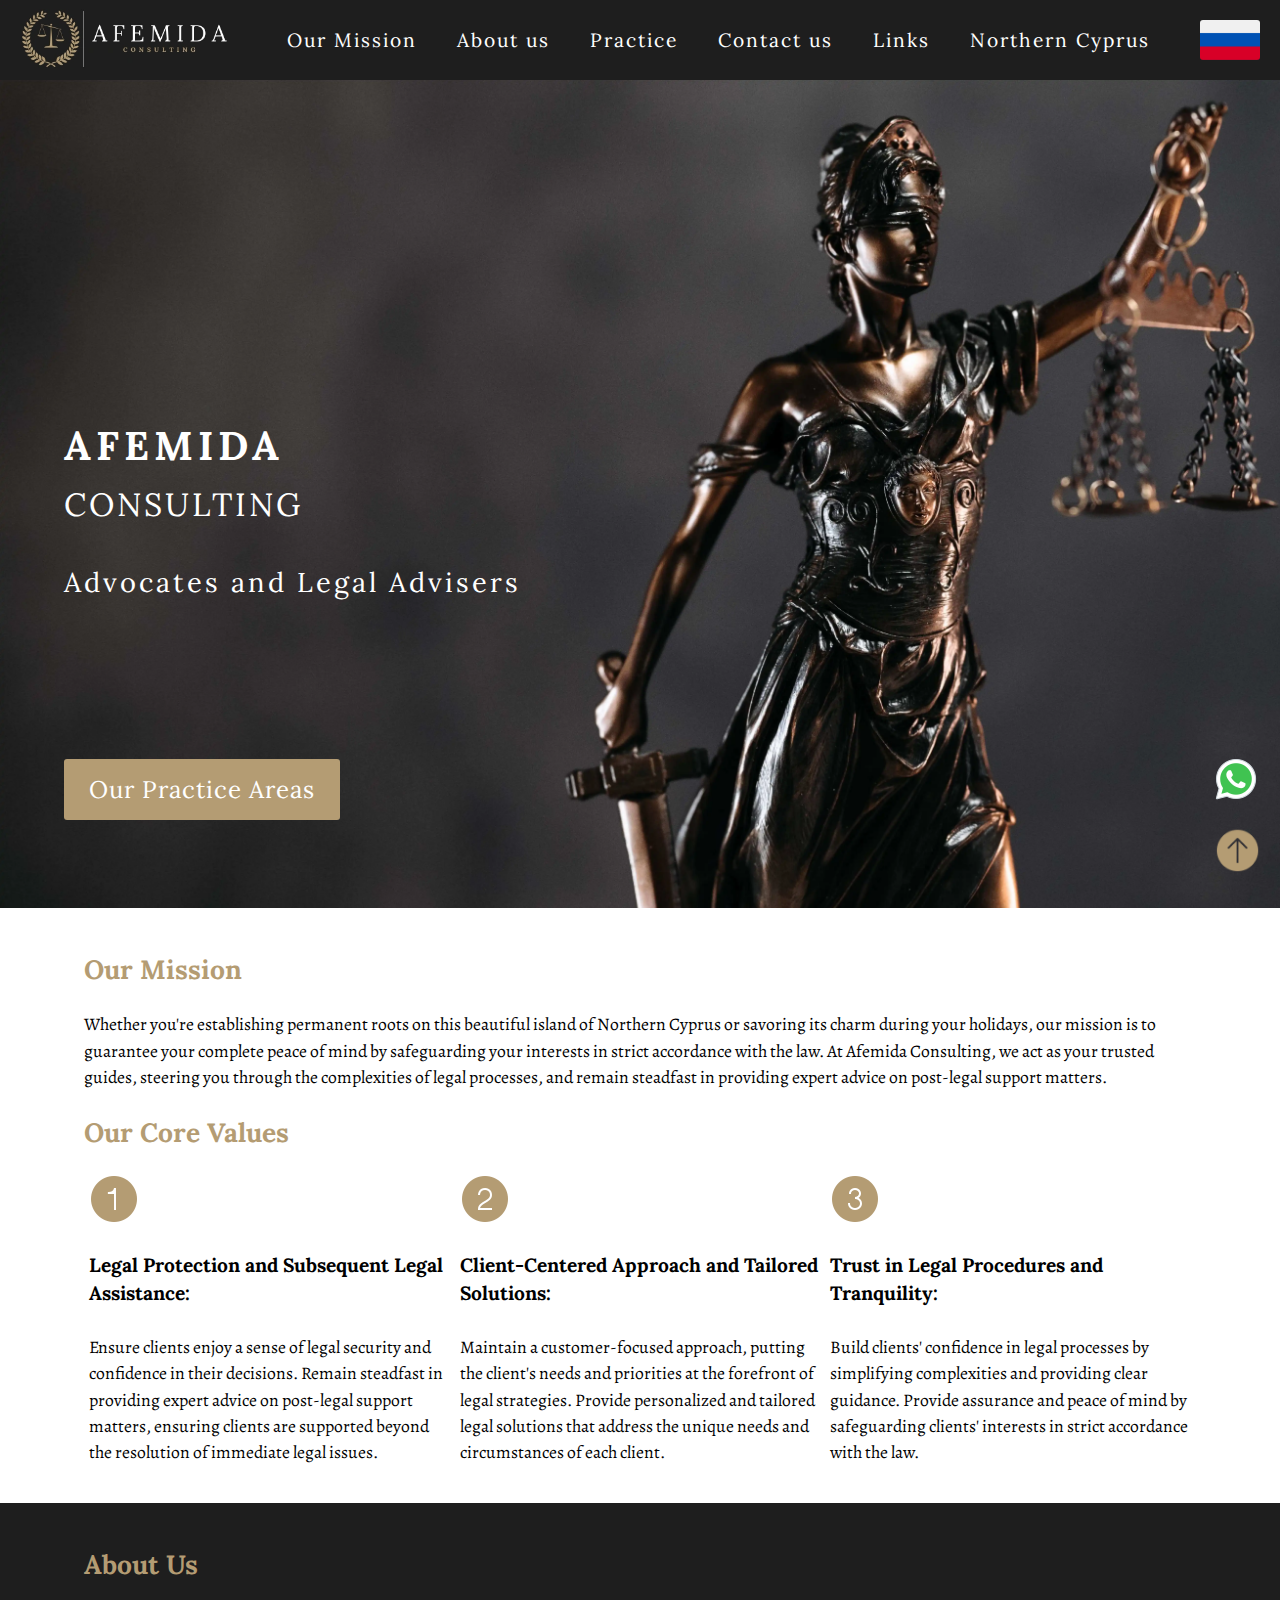
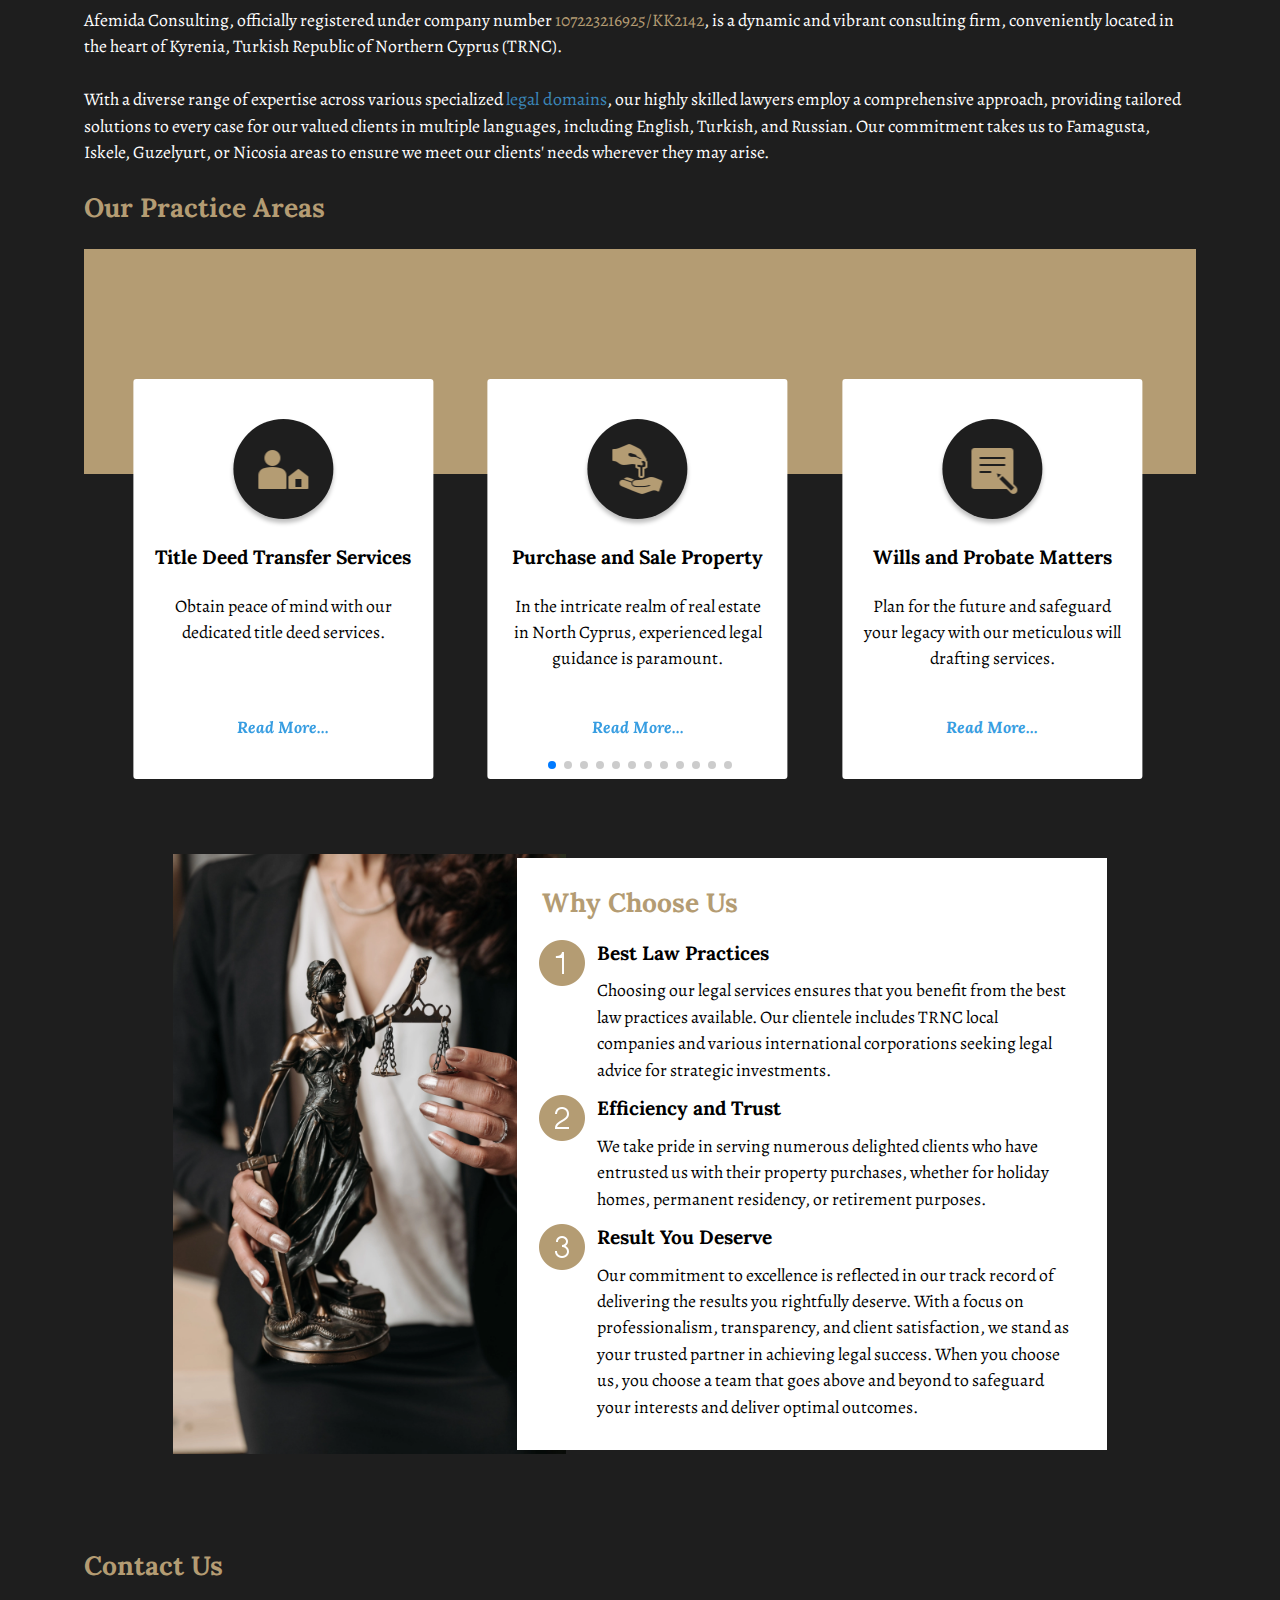
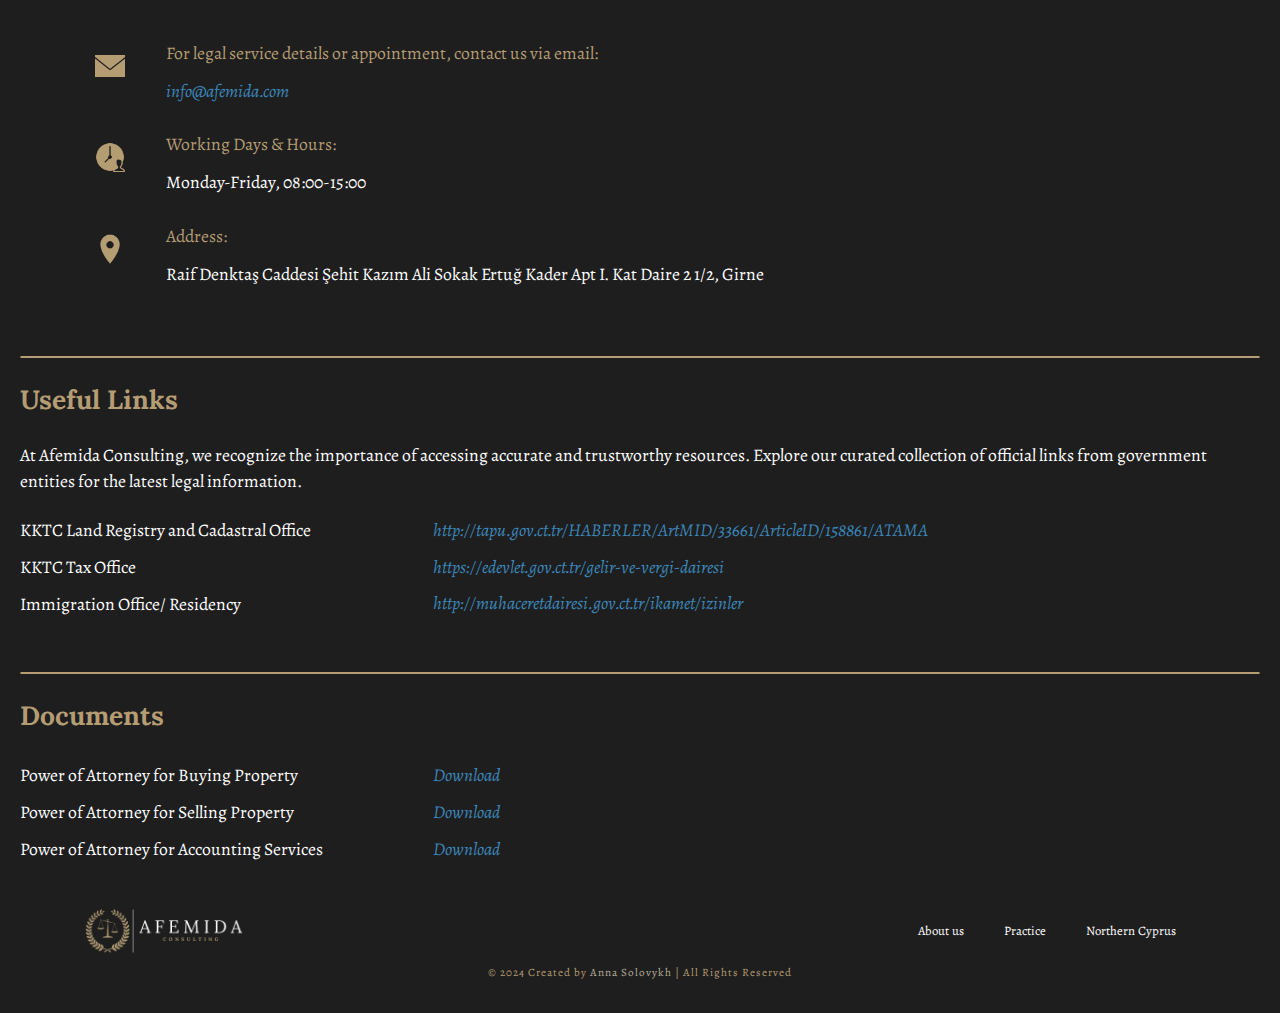
<file: en/index.html>
<!DOCTYPE html>
<html lang="en">
<head>
    <meta charset="UTF-8">
    <meta http-equiv="X-UA-Compatible" content="IE=edge">
    <meta name="viewport" content="width=device-width, initial-scale=1.0, minimum-scale=1">
    
    <!-- SEO Meta Tags -->
    <meta name="description" content="AFEMIDA CONSULTING offers professional legal services and consultations in Northern Cyprus. Our team of qualified advocates and legal advisers speak English, Turkish, and Russian.">
    <meta name="apple-mobile-web-app-title" content="AFEMIDA CONSULTING Advocates and Legal Advisers Northern Cyprus English Turkish Russian">
    
    <!-- Open Graph / Social Media Meta Tags -->
    <meta property="og:type" content="website">
    <meta property="og:url" content="https://www.afemida.com/en/">
    <meta property="og:title" content="AFEMIDA Consulting | Legal Services in Northern Cyprus">
    <meta property="og:description" content="AFEMIDA CONSULTING offers professional legal services and consultations in Northern Cyprus. Our team of qualified advocates and legal advisers speak English, Turkish, and Russian.">
    <meta property="og:image" content="https://www.afemida.com/assets/pictures/logo_sqr.png">
    <meta property="og:image:width" content="1200">
    <meta property="og:image:height" content="1200">
    <meta property="og:image:type" content="image/png">
    <meta property="og:image:alt" content="AFEMIDA Consulting Logo">

    <!-- Twitter Meta Tags -->
    <meta name="twitter:card" content="summary_large_image">
    <meta name="twitter:title" content="AFEMIDA Consulting | Legal Services in Northern Cyprus">
    <meta name="twitter:description" content="AFEMIDA CONSULTING offers professional legal services and consultations in Northern Cyprus.">
    <meta name="twitter:image" content="https://www.afemida.com/assets/pictures/logo_sqr.png">
    <meta name="twitter:image:alt" content="AFEMIDA Consulting Logo">

    <!-- Language Alternates and Canonical -->
    <link rel="alternate" hreflang="en" href="https://www.afemida.com/en/">
    <link rel="alternate" hreflang="ru" href="https://www.afemida.com/ru/">
    <link rel="alternate" hreflang="x-default" href="https://www.afemida.com/en/">
    <link rel="canonical" href="https://www.afemida.com/en/">
    
    <!-- Favicon -->
    <link rel="icon" type="image/x-icon" sizes="32x32" href="/assets/pictures/framed_logo.png">
    <link rel="shortcut icon" href="/assets/pictures/framed_logo.png">
    <link rel="apple-touch-icon" sizes="32x32" href="/assets/pictures/framed_logo.png">
    
    <!-- Stylesheets -->
    <link rel="stylesheet" href="/css/main.css">
    <link rel="stylesheet" href="/css/index.css">
    <link rel="stylesheet" href="https://cdn.jsdelivr.net/npm/swiper@9/swiper-bundle.min.css">
    
    <title>AFEMIDA Consulting | Legal Services in Northern Cyprus</title>
</head>
<body>
    <nav class="navbar" role="navigation">
        <a href="/en/">
            <img class="navbar-logo" src="/assets/pictures/logo.webp" alt="AFEMIDA CONSULTING company's logo">
        </a>
        <div class="burger-icon" 
            role="button" 
            tabindex="0" 
            aria-label="Open menu" 
            aria-expanded="false" 
            aria-controls="navbar-menu"
            >
            <div class="line"></div>
            <div class="line"></div>
            <div class="line"></div>
        </div>        
        <div class="navbar-menu">
            <a href="/en/#mission">Our Mission</a>
            <a href="/en/#about">About us</a>
            <a href="/en/practice.html">Practice</a> 
            <a href="/en/#contact">Contact us</a>
            <a href="/en/#links">Links</a>
            <a href="/en/northern-cyprus.html">Northern Cyprus</a>
            <div id="languageSwitcher">
                <img src="/assets/icons/uk-flag.png" alt="the UK flag" id="enFlag">
                <img src="/assets/icons/ru-flag.png" alt="Russian flag" id="ruFlag">
            </div>
        </div>
    </nav>
        
    <header>
        <div class="hero-background">
            <div class="hero-content">
                <div class="hero-content-text">
                    <h1 class="hero-title-line-one">AFEMIDA</h1>
                    <h2 class="hero-title-line-two">CONSULTING </h2>
                    <h2 class="hero-title-line-three">Advocates and Legal Advisers</h2>
                </div>
                <button class="hero-button"><a href="#practice">Our Practice Areas</a></button>
            </div>
        </div>
    </header>

    <main>
        <section id="mission">
            <div class="mission-content">
                <h2>Our Mission</h2>
                <p>
                    Whether you're establishing permanent roots on this beautiful island of Northern Cyprus or savoring its charm during your holidays, our mission is to guarantee your complete peace of mind by safeguarding your interests in strict accordance with the law. 
                    At Afemida Consulting, we act as your trusted guides, steering you through the complexities of legal processes, and remain steadfast in providing expert advice on post-legal support matters.
                </p>
                <h2>Our Core Values</h2>
                <div class="values-wrapper">
                    <div class="single-value">
                        <img   
                            src="/assets/icons/icons8-1-50.png"
                            alt="number one icon"
                        />
                        <h3>Legal Protection and Subsequent Legal Assistance:</h3>
                        <p>
                            Ensure clients enjoy a sense of legal security and confidence in their decisions. Remain steadfast in providing expert advice on post-legal support matters, ensuring clients are supported beyond the resolution of immediate legal issues.                        
                        </p>
                    </div>
                    <div class="single-value">
                        <img   
                            src="/assets/icons/icons8-2-50.png"
                            alt="number two icon"
                        />
                        <h3>Client-Centered Approach and Tailored Solutions:</h3>
                        <p> 
                            Maintain a customer-focused approach, putting the client's needs and priorities at the forefront of legal strategies. Provide personalized and tailored legal solutions that address the unique needs and circumstances of each client.                       
                        </p>
                    </div>
                    <div class="single-value">
                        <img  
                            src="/assets/icons/icons8-3-50.png"
                            alt="number three icon"
                        />
                        <h3>Trust in Legal Procedures and Tranquility:</h3>
                        <p>
                            Build clients' confidence in legal processes by simplifying complexities and providing clear guidance. Provide assurance and peace of mind by safeguarding clients' interests in strict accordance with the law.
                        </p>               
                    </div>
                </div>
            </div>
        </section>

        <section id="about">
            <div class="about-content">
                <article id="about-info">
                    <h2>About Us</h2>
                    <p>
                        Afemida Consulting, officially registered under company number <span>107223216925/KK2142</span>, is a dynamic and vibrant consulting firm, conveniently located in the heart of Kyrenia, Turkish Republic of Northern Cyprus (TRNC). 
                        <br/>
                        <br/>
                        With a diverse range of expertise across various specialized <a href="/en/practice.html">legal domains</a>, our highly skilled lawyers employ a comprehensive approach, providing tailored solutions to every case for our valued clients in multiple languages, including English, Turkish, and Russian. Our commitment takes us to Famagusta, Iskele, Guzelyurt, or Nicosia areas to ensure we meet our clients' needs wherever they may arise.
                    </p>
                </article>
                
                <article id="practice">
                    <h2>Our Practice Areas</h2>
                    <div class="bg-wrapper"></div>
                    <div class="container slider-column">
                        <div class="swiper swiper-slider">
                            <div class="swiper-wrapper">
                                <div class="swiper-slide">
                                    <div class="card">
                                        <div class="image-wrapper">
                                            <img src="/assets/icons/Conveyancing.png" alt="">
                                        </div>
                                        <h3>Purchase and Sale Property</h3>
                                        <p>
                                            In the intricate realm of real estate in North Cyprus, experienced legal guidance is paramount.
                                        </p>
                                        <a href="/en/practice.html#conveyancing">Read More...</a>
                                    </div>
                                </div>
                                <div class="swiper-slide">
                                    <div class="card">
                                        <div class="image-wrapper">
                                            <img src="/assets/icons/wills and probate.png" alt=""/>
                                        </div>
                                        <h3>Wills and Probate Matters</h3>
                                        <p>
                                            Plan for the future and safeguard your legacy with our meticulous will drafting services.
                                        </p>
                                        <a href="/en/practice.html#willsProbate">Read More...</a>
                                    </div>
                                </div>
                                    <div class="swiper-slide">
                                        <div class="card">
                                            <div class="image-wrapper">
                                                <img src="/assets/icons/criminal law.png" alt=""/>
                                            </div>
                                            <h3>Criminal Law</h3>
                                            <p>
                                                Our experienced lawyers bring a wealth of experience and unwavering dedication to every case.
                                            </p>
                                            <a href="/en/practice.html#criminal">Read More...</a>
                                        </div>
                                    </div>
                                    <div class="swiper-slide">
                                        <div class="card">
                                            <div class="image-wrapper">
                                                <img src="/assets/icons/family law.png" alt=""/>
                                            </div>
                                            <h3>Family Law</h3>
                                            <p>
                                                Compassionate and expert support for matters related to family law, ensuring your rights and well-being are prioritized.
                                            </p>
                                            <a href="/en/practice.html#family">Read More...</a>
                                        </div>
                                    </div>
                                    <div class="swiper-slide">
                                        <div class="card">
                                            <div class="image-wrapper">
                                                <img src="/assets/icons/ligitation.png" alt=""/>
                                            </div>
                                            <h3>Litigation</h3>
                                            <p>
                                                Assert your rights with our skilled litigation team, equipped to handle legal disputes effectively.
                                            </p>
                                            <a href="/en/practice.html#litigation">Read More...</a>
                                        </div>
                                    </div>
                                    <div class="swiper-slide">
                                        <div class="card">
                                            <div class="image-wrapper">
                                                <img src="/assets/icons/company formation.png" alt=""/>
                                            </div>
                                            <h3>Company Formation</h3>
                                            <p>
                                                Establish your business successfully with our comprehensive company formation services.
                                            </p>
                                            <a href="/en/practice.html#companyFormation">Read More...</a>
                                        </div>
                                    </div>
                                    <div class="swiper-slide">
                                        <div class="card">
                                            <div class="image-wrapper">
                                                <img src="/assets/icons/investment.png" alt=""/>
                                            </div>
                                            <h3>Investment Consultations</h3>
                                            <p>
                                                Receive expert guidance on strategic investments tailored to your goals and preferences.
                                            </p>
                                            <a href="/en/practice.html#investment">Read More...</a>
                                        </div>
                                    </div>
                                    <div class="swiper-slide">
                                        <div class="card">
                                            <div class="image-wrapper">
                                                <img src="/assets/icons/TRNC residency.png" alt=""/>
                                            </div>
                                            <h3>TRNC Residency</h3>
                                            <p>
                                                Facilitate your move with ease by leveraging our expertise in obtaining TRNC permanent residency.
                                            </p>
                                            <a href="/en/practice.html#residency">Read More...</a>
                                        </div>
                                    </div>
                                    <div class="swiper-slide">
                                        <div class="card">
                                            <div class="image-wrapper">
                                                <img src="/assets/icons/trust services.png" alt=""/>
                                            </div>
                                            <h3>Trust Services</h3>
                                            <p>
                                                Secure your assets and plan for the future with our comprehensive trust services.
                                            </p>
                                            <a href="/en/practice.html#trust">Read More...</a>
                                        </div>
                                    </div>
                                    <div class="swiper-slide">
                                        <div class="card">
                                            <div class="image-wrapper">
                                                <img src="/assets/icons/Notary services.png" alt=""/>
                                            </div>
                                            <h3>Notary Services </h3>
                                            <p>
                                                Ensure the legality and authenticity of your documents with our proficient notary services. 
                                            </p>
                                            <a href="/en/practice.html#notary">Read More...</a>
                                        </div>
                                    </div>
                                    <div class="swiper-slide">
                                        <div class="card">
                                            <div class="image-wrapper">
                                                <img src="/assets/icons/Rental Agreements.png" alt=""/>
                                            </div>
                                            <h3>Rental Agreements</h3>
                                            <p>
                                                Ensure secure and fair rental arrangements with our professional assistance in drafting and reviewing rental agreements.
                                            </p>
                                            <a href="/en/practice.html#rentalAgreements">Read More...</a>
                                        </div>
                                    </div>
                                    <div class="swiper-slide">
                                        <div class="card">
                                            <div class="image-wrapper">
                                                <img src="/assets/icons/Tittle deed.png" alt=""/>
                                            </div>
                                            <h3>Title Deed Transfer Services</h3>
                                            <p>
                                                Obtain peace of mind with our dedicated title deed services. 
                                            </p>
                                            <a href="/en/practice.html#titleDeed">Read More...</a>
                                        </div>
                                    </div>
                                </div>
                            <span class="swiper-pagination"></span>
                        </div>
                    </div>
                </article>
            </div>
        </section> 

        <section id="reasonsToChoose">
            <div class="reasonsToChoose-wrapper">
                <img class="reasonsToChoose-image" src="/assets/pictures/pexels-pavel-danilyuk-girl-law.webp" alt="A woman holding the status of Afemida Godness in her hands."/>
                <div class="reasonsToChoose-text">
                    <h2>Why Choose Us</h2>
                    <div class="reasonsToChoose-text-item">
                        <img   
                        src="/assets/icons/icons8-1-50.png"
                        alt="number one icon"
                        />
                        <div>
                            <h3>Best Law Practices</h3>
                            <p>
                                Choosing our legal services ensures that you benefit from the best law practices available. Our clientele includes TRNC local companies and various international corporations seeking legal advice for strategic investments.
                            </p>
                        </div>
                    </div>
                    <div class="reasonsToChoose-text-item">
                        <img   
                        src="/assets/icons/icons8-2-50.png"
                        alt="number two icon"
                        />
                        <div>
                            <h3>Efficiency and Trust</h3>
                            <p>
                                We take pride in serving numerous delighted clients who have entrusted us with their property purchases, whether for holiday homes, permanent residency, or retirement purposes.                            </p>
                        </div>
                    </div>
                    <div class="reasonsToChoose-text-item">
                        <img   
                        src="/assets/icons/icons8-3-50.png"
                        alt="number three icon"
                        />
                        <div>
                            <h3>Result You Deserve</h3>
                            <p>
                                Our commitment to excellence is reflected in our track record of delivering the results you rightfully deserve. With a focus on professionalism, transparency, and client satisfaction, we stand as your trusted partner in achieving legal success. When you choose us, you choose a team that goes above and beyond to safeguard your interests and deliver optimal outcomes.
                            </p>
                        </div>
                    </div>
                </div>
            </div>
        </section>

        <section id="contact">
            <h2>Contact Us</h2>
            <div class="grid-wrapper wrapper">
                <div class="grid-container">
                    <div class="icon-row">
                        <img src="/assets//icons/icons8-email-50 (1).png" alt="Icon 3">
                    </div>
                    <div class="text-row title">For legal service details or appointment, contact us via email:</div>
                    <div class="text-row">
                        <a href="mailto:info@afemida.com">
                            info@afemida.com
                        </a>
                    </div>
                    <div class="icon-row"><img src="/assets/icons/icons8-meeting-time-50.png" alt="Icon 1"></div>
                    <div class="text-row title">Working Days & Hours:</div>
                    <div class="text-row">Monday-Friday, 08:00-15:00</div>
                    <div class="icon-row"><img src="/assets/icons/icons8-location-50.png" alt="Icon 2"></div>
                    <div class="text-row title">Address:</div>
                    <div class="text-row title-long">Raif Denktaş Caddesi Şehit Kazım Ali Sokak Ertuğ Kader Apt I. Kat Daire 2 1/2, Girne</div>
                </div>
                <iframe src="https://www.google.com/maps/embed?pb=!1m18!1m12!1m3!1d3254.8205921947624!2d33.304853711911896!3d35.33527637258714!2m3!1f0!2f0!3f0!3m2!1i1024!2i768!4f13.1!3m3!1m2!1s0x14de13dcc595bc29%3A0x514da1ca84f8b326!2sAfemida%20Law%20and%20Consulting!5e0!3m2!1sen!2sus!4v1709869120854!5m2!1sen!2sus" width="600" height="450" style="border:0;" allowfullscreen="" loading="lazy" referrerpolicy="no-referrer-when-downgrade"></iframe>
            </div>
        </section>

        <section id="links">
            <div class="links-content">
                <hr/>
                <h2>Useful Links</h2>
                <p>
                    At Afemida Consulting, we recognize the importance of accessing accurate and trustworthy resources. Explore our curated collection of official links from government entities for the latest legal information. 
                </p>
                <div>
                    <p>
                        KKTC Land Registry and Cadastral Office
                    </p>
                    <a target="_blank" href="http://tapu.gov.ct.tr/HABERLER/ArtMID/33661/ArticleID/158861/ATAMA">
                        http://tapu.gov.ct.tr/HABERLER/ArtMID/33661/ArticleID/158861/ATAMA
                    </a>
                </div>
                <div>
                    <p>
                        KKTC Tax Office
                    </p>
                    <a target="_blank" href="https://edevlet.gov.ct.tr/gelir-ve-vergi-dairesi">
                        https://edevlet.gov.ct.tr/gelir-ve-vergi-dairesi
                    </a>
                </div>
                <div>
                    <p>
                        Immigration Office/ Residency
                    </p>
                    <a target="_blank" href="http://muhaceretdairesi.gov.ct.tr/ikamet/izinler">
                        http://muhaceretdairesi.gov.ct.tr/ikamet/izinler
                    </a>
                </div>
            </div>

            <div class="links-content-mobile">
                <hr/>
                <h2>Useful Links</h2>
                <p>
                    At Afemida Consulting, we recognize the importance of accessing accurate and trustworthy resources. Explore our curated collection of official links from government entities for the latest legal information. 
                </p>
                <div>
                    <a target="_blank" href="http://tapu.gov.ct.tr/HABERLER/ArtMID/33661/ArticleID/158861/ATAMA">
                        KKTC Land Registry and Cadastral Office
                    </a>
                    <a target="_blank" href="https://edevlet.gov.ct.tr/gelir-ve-vergi-dairesi">
                        KKTC Tax Office
                    </a>
                    <a target="_blank" href="http://muhaceretdairesi.gov.ct.tr/ikamet/izinler">
                        Immigration Office/ Residency
                    </a>
                </div>
            </div>
        </section>


        <section id="links">
            <div class="links-content">
                <hr/>
                <h2>Documents</h2>
                <div>
                    <p>Power of Attorney for Buying Property</p>
                    <a class="preview-link" data-url="https://res.cloudinary.com/dk7bieshb/image/upload/v1737734122/TASINMAZ_MAL_ALMA_VEKALETI_uvaikw.pdf">
                        Download
                    </a>
                </div>
                <div>
                    <p>Power of Attorney for Selling Property</p>
                    <a class="preview-link" data-url="https://res.cloudinary.com/dk7bieshb/image/upload/v1737734056/TAS%CC%A7INMAZ_MAL_GENEL_SATIS%CC%A7_VEKALETI%CC%87_wiysvq.pdf">
                        Download
                    </a>
                </div>
                <div>
                    <p>Power of Attorney for Accounting Services</p>
                    <a class="preview-link" data-url="https://res.cloudinary.com/dk7bieshb/image/upload/v1737734547/MUHASEBE_VEKALETI%CC%87_r4dfal.pdf">
                        Download
                    </a>
                </div>
            </div>

            <div class="links-content-mobile">
                <hr/>
                <h2>Documents</h2>
                <div>
                    <a class="preview-link" data-url="https://res.cloudinary.com/dk7bieshb/image/upload/v1737734122/TASINMAZ_MAL_ALMA_VEKALETI_uvaikw.pdf">
                        Power of Attorney for Buying Property
                    </a>
                    <a class="preview-link" data-url="https://res.cloudinary.com/dk7bieshb/image/upload/v1737734056/TAS%CC%A7INMAZ_MAL_GENEL_SATIS%CC%A7_VEKALETI%CC%87_wiysvq.pdf">
                        Power of Attorney for Selling Property
                    </a>
                    <a class="preview-link" data-url="https://res.cloudinary.com/dk7bieshb/image/upload/v1737734547/MUHASEBE_VEKALETI%CC%87_r4dfal.pdf">
                        Power of Attorney for Accounting Services
                    </a>
                </div>
            </div>
        </section> 

        <section>
            <div class="contactActions-wrapper">
                <a href="https://wa.me/905428540070" target="_blank" aria-label="Contact us via WhatsApp">
                    <img id="contactActions" src="/assets/icons/icons8-whatsapp-48.png" alt=""/>
                </a>
            </div>
    
            <div class="toTopButton-wrapper">
                <img 
                    id="toTopButton" 
                    onclick="topFunction()" 
                    src="/assets/icons/icons8-arrow-up-50.png" 
                    alt=""
                    role="button" 
                    aria-label="Scroll Up"
                    />   
            </div> 
        </section>
    </main>

    <footer>
        <div class="wrapper">
            <div class="footer-about">
                <a href="/en/">
                    <img class="footer-logo" src="/assets/pictures/logo.webp" alt="AFEMIDA CONSULTING company's logo"/>
                </a>
            </div>
            <div class="footer-nav">
                <a href="#about">About us</a>
                <a href="/en/practice.html">Practice</a>
                <a href="/en/northern-cyprus.html">Northern Cyprus</a>
            </div>
        </div>
        <div class="creator-wrapper">
            <p>&copy; 2024 Created by 
                <a href="https://www.linkedin.com/in/annasolovykh/">Anna Solovykh</a>
                | All Rights Reserved
            </p>
        </div>
    </footer>
    <script src="https://cdn.jsdelivr.net/npm/swiper@9/swiper-bundle.min.js"></script>
    <script src="/js/main.js" defer></script>    
    <script src="/js/index.js" defer></script>
</body>
</html>
</file>
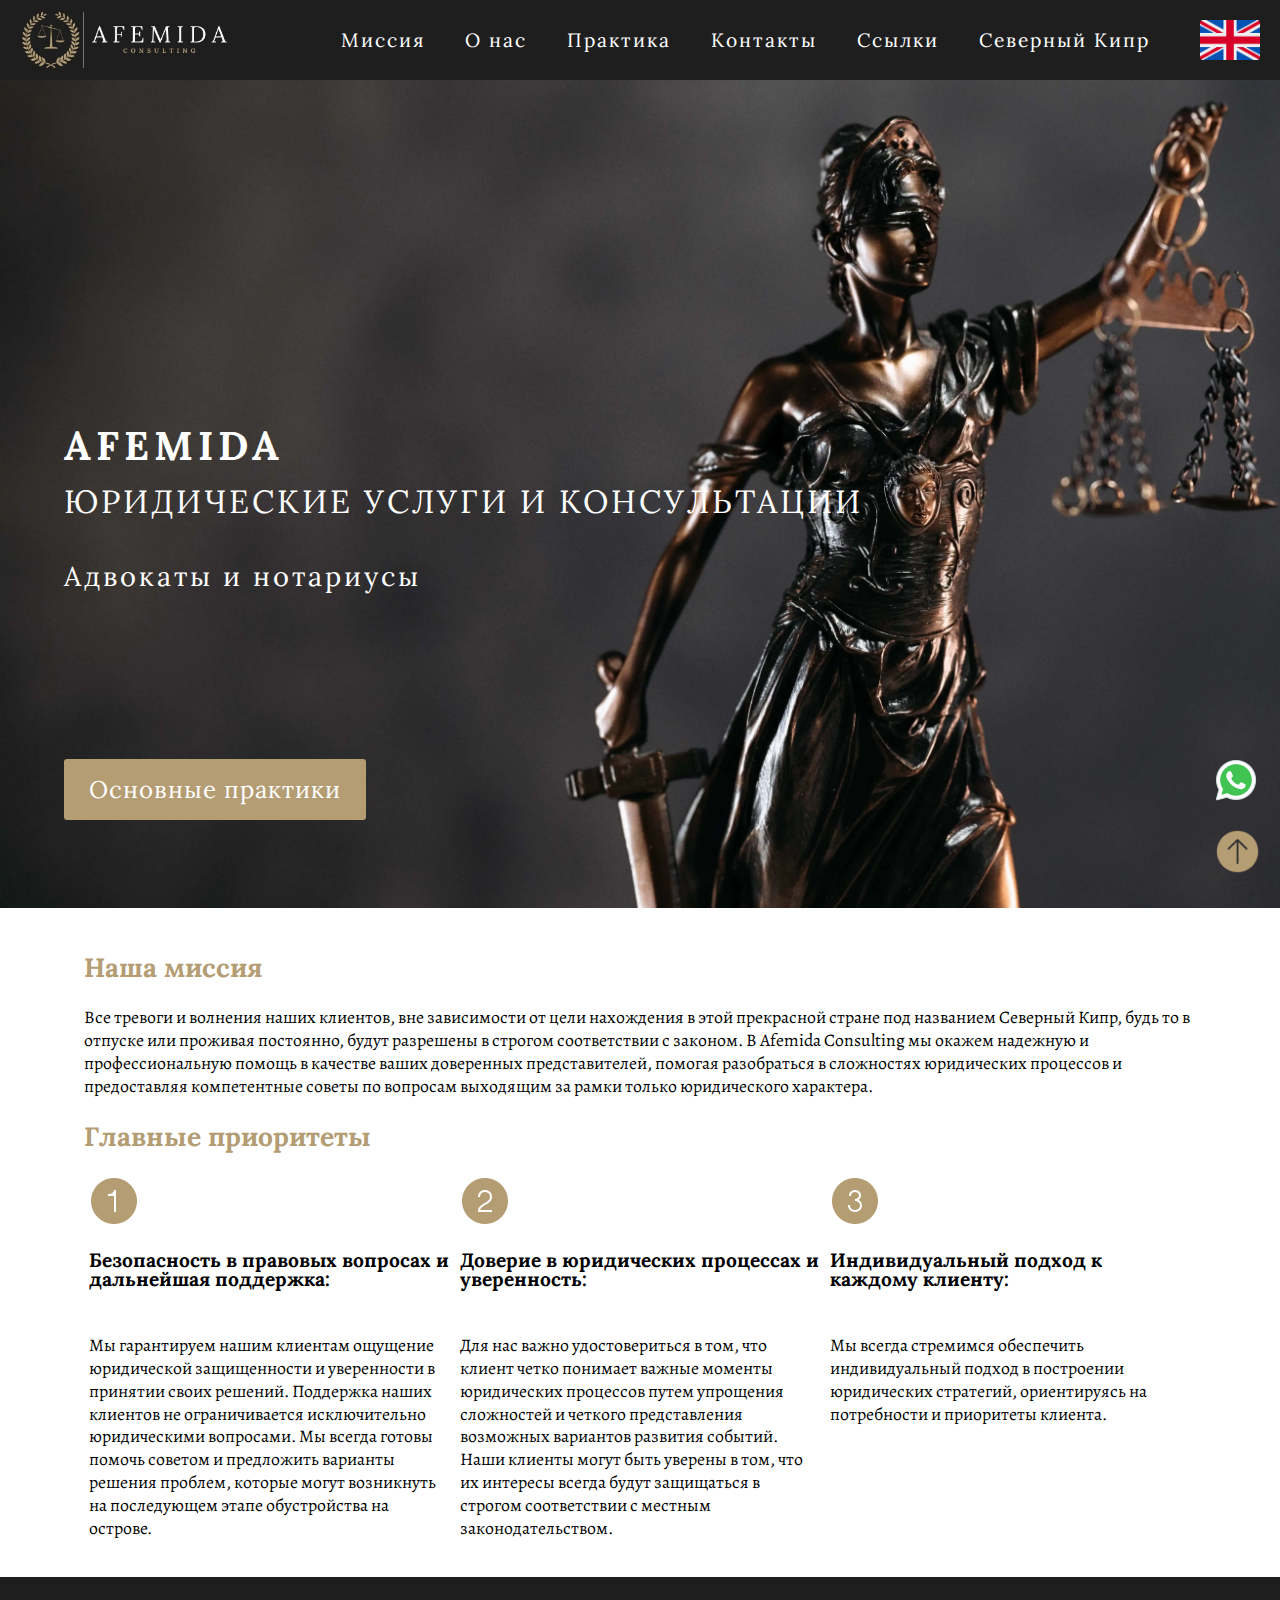
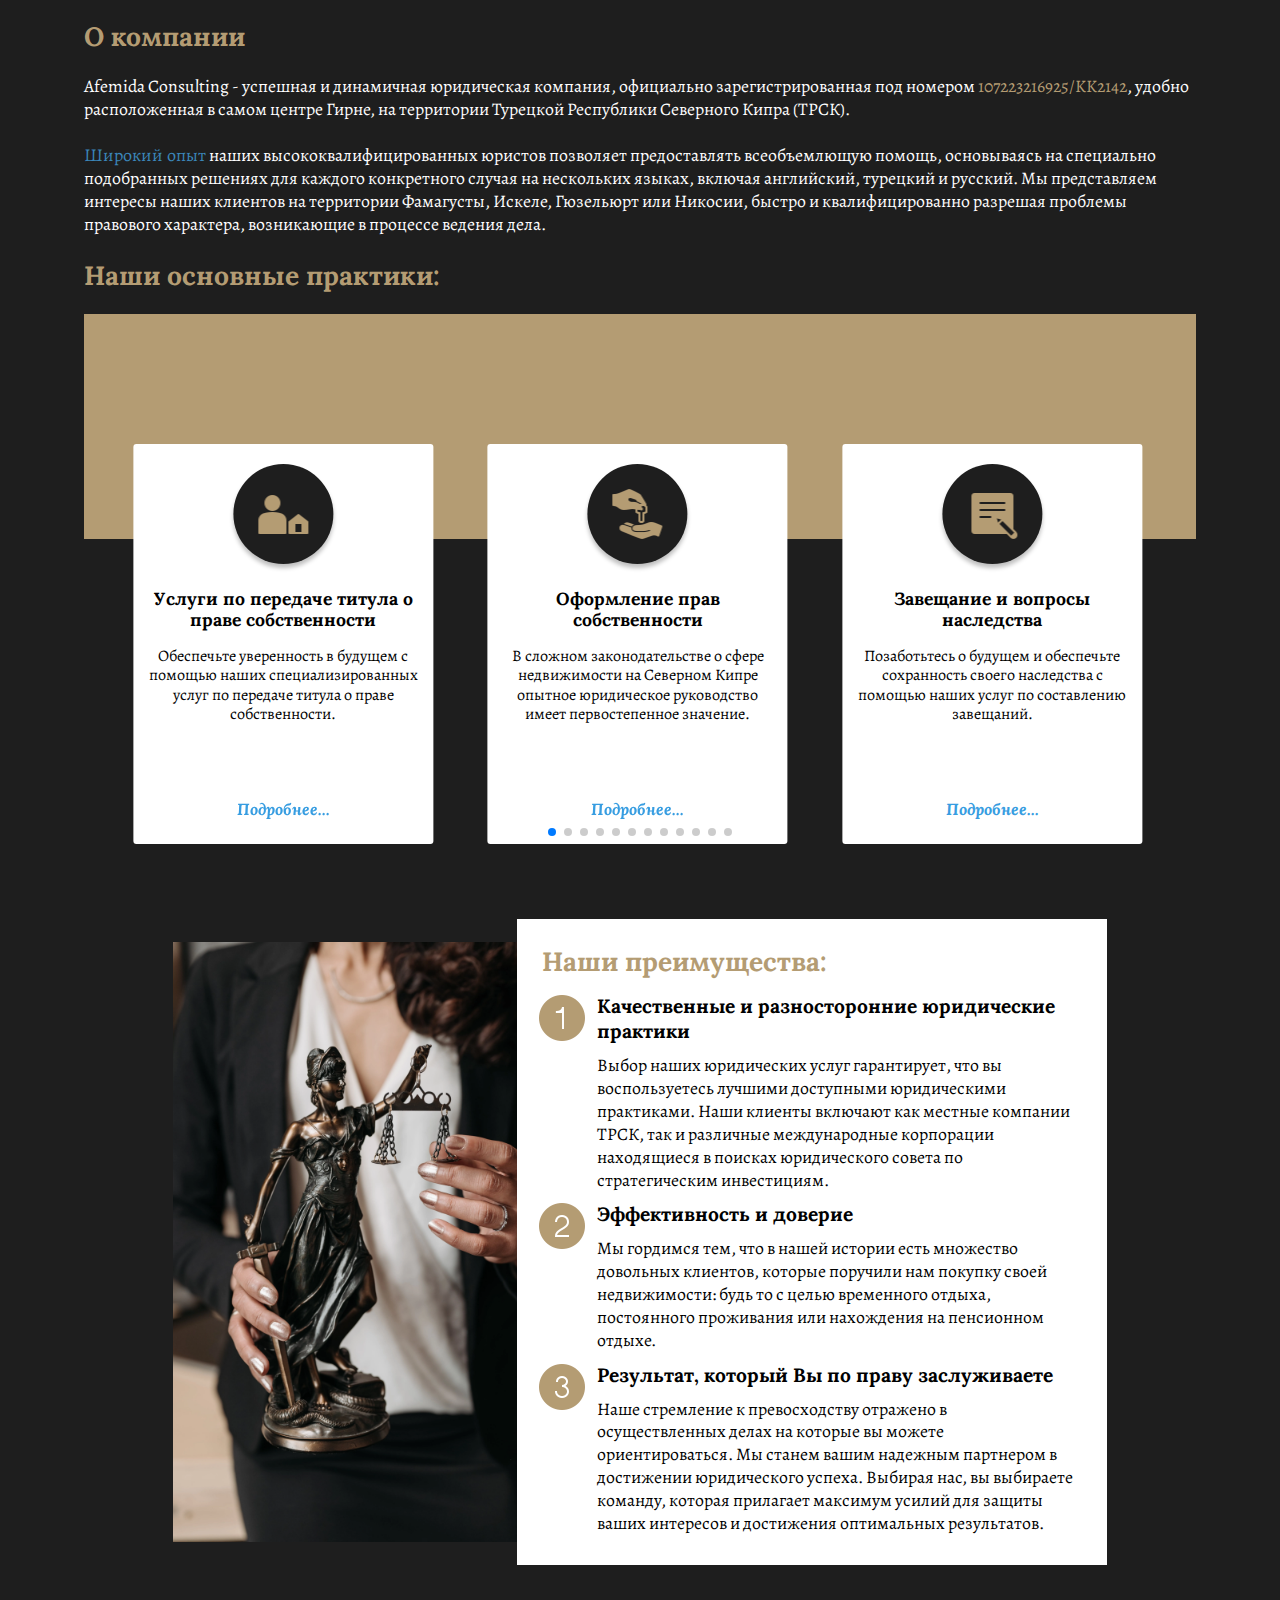
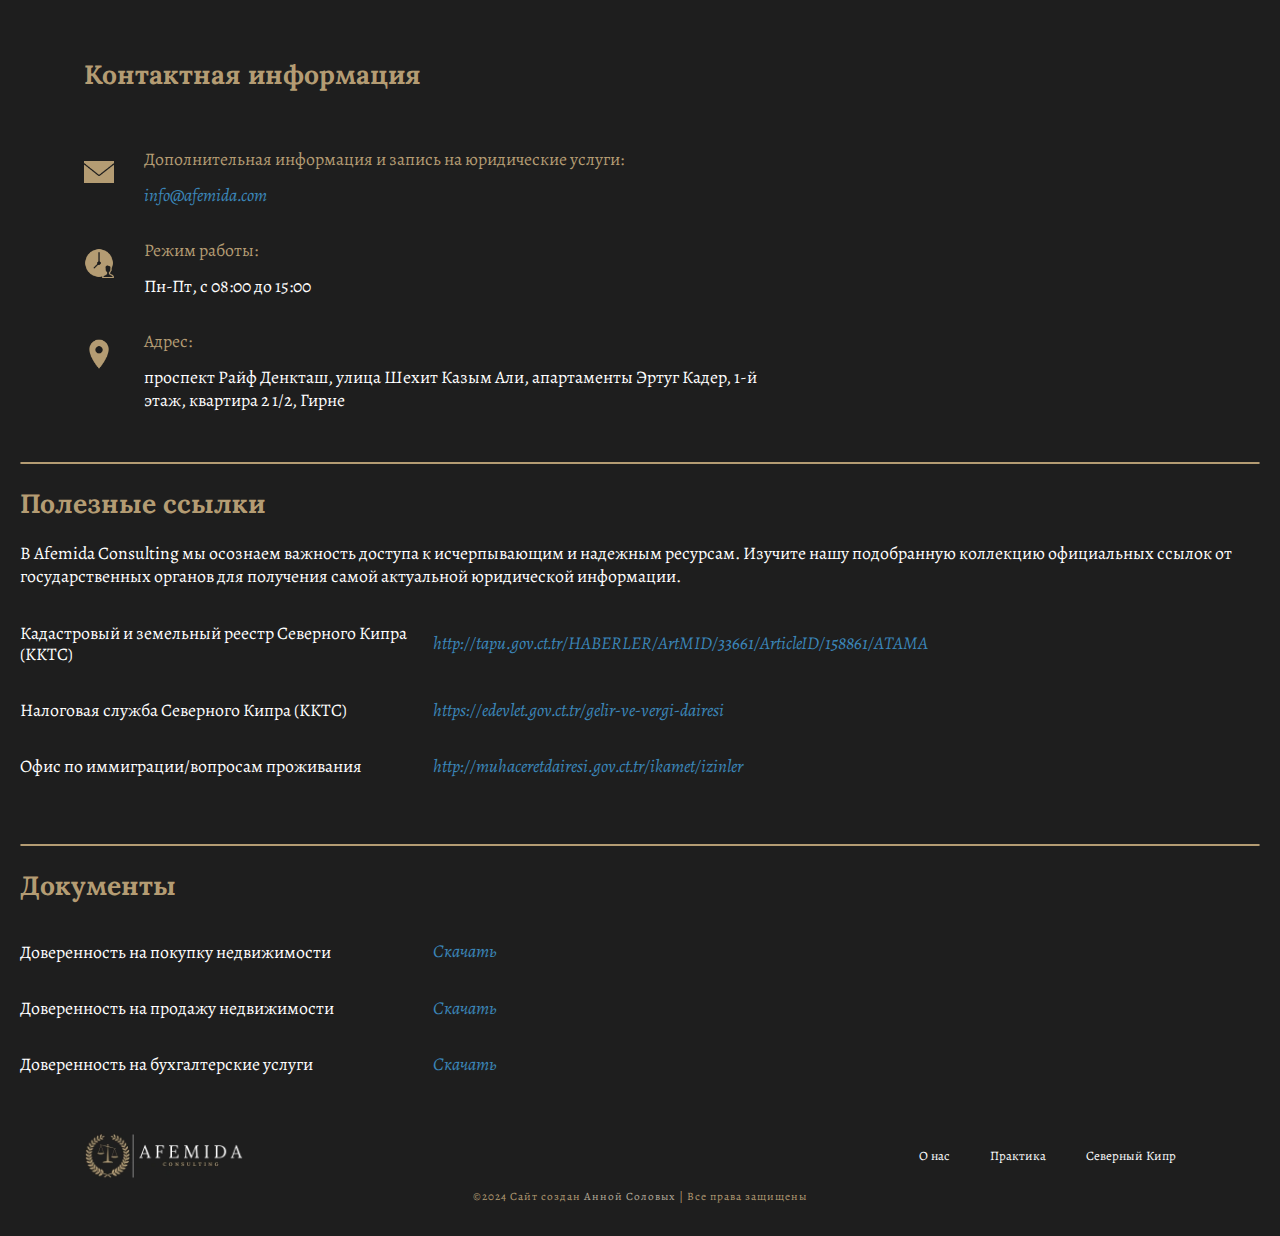
<file: ru/index.html>
<!DOCTYPE html>
<html lang="ru">
<head>
    <meta charset="UTF-8">
    <meta http-equiv="X-UA-Compatible" content="IE=edge">
    <meta name="viewport" content="width=device-width, initial-scale=1.0">
    
    <!-- SEO Meta Tags -->
    <meta name="description" content="AFEMIDA - ваш надежный русскоязычный адвокат и юрист, консультант на Северном Кипре. AFEMIDA предлагает профессиональные юридические услуги и консультации. Наши адвокаты и юристы, юридические консультанты и нотариусы готовы помочь вам в любых правовых ситуациях на английском, турецком и русском языках.">
    <meta name="apple-mobile-web-app-title" content="AFEMIDA | Юридические услуги и консультации на Северном Кипре русский английский турецкий">

    <!-- Open Graph / Social Media Meta Tags -->
    <meta property="og:type" content="website">
    <meta property="og:url" content="https://www.afemida.com/ru/">
    <meta property="og:title" content="AFEMIDA | Юридические услуги и консультации на Северном Кипре">
    <meta property="og:description" content="AFEMIDA предлагает профессиональные юридические услуги и консультации в Северном Кипре. Адвокаты, юристы и нотариусы, говорящие на английском, турецком и русском.">
    <meta property="og:image" content="https://www.afemida.com/assets/pictures/logo_sqr.png">
    <meta property="og:image:alt" content="Логотип AFEMIDA – юридическая помощь на Северном Кипре">
    <meta property="og:image:width" content="1200">
    <meta property="og:image:height" content="1200">
    <meta property="og:image:type" content="image/png">

    <!-- Twitter Meta Tags -->
    <meta name="twitter:card" content="summary_large_image">
    <meta name="twitter:title" content="AFEMIDA | Юридические услуги и консультации на Северном Кипре">
    <meta name="twitter:description" content="AFEMIDA предлагает профессиональные юридические услуги и консультации в Северном Кипре.">
    <meta name="twitter:image" content="https://www.afemida.com/assets/pictures/logo_sqr.png">
    <meta name="twitter:image:alt" content="AFEMIDA – юридические консультации, адвокаты и нотариусы на Северном Кипре">
    
    <!-- Language Alternates and Canonical -->
    <link rel="alternate" hreflang="en" href="https://www.afemida.com/en/">
    <link rel="alternate" hreflang="ru" href="https://www.afemida.com/ru/">
    <link rel="alternate" hreflang="x-default" href="https://www.afemida.com/en/">
    <link rel="canonical" href="https://www.afemida.com/ru/">
    
    <!-- Favicon -->
    <link rel="icon" type="image/x-icon" sizes="32x32" href="/assets/pictures/framed_logo.png">
    <link rel="shortcut icon" href="/assets/pictures/framed_logo.png">
    <link rel="apple-touch-icon" sizes="32x32" href="/assets/pictures/framed_logo.png">
    
    <!-- Stylesheets -->
    <link rel="stylesheet" href="/css/main.css">
    <link rel="stylesheet" href="/css/index.css">
    <link rel="stylesheet" href="/css/ru.css">
    <link rel="stylesheet" href="https://cdn.jsdelivr.net/npm/swiper@9/swiper-bundle.min.css">
    
    <title>AFEMIDA | Юридические услуги и консультации на Северном Кипре</title>
</head>
<body>
    <nav class="navbar" role="navigation">
        <a href="/ru/">
            <img class="navbar-logo" src="/assets/pictures/logo.webp" alt="Логотип AFEMIDA Consulting – юридическая компания на Северном Кипре">
        </a>
        <div class="burger-icon" 
            role="button" 
            tabindex="0" 
            aria-label="Открыть меню" 
            aria-expanded="false" 
            aria-controls="navbar-menu"
            >
            <div class="line"></div>
            <div class="line"></div>
            <div class="line"></div>
        </div>
        <div class="navbar-menu">
            <a href="/ru/#mission">Миссия</a>
            <a href="/ru/#about">О нас</a>
            <a href="/ru/practice.html">Практика</a>
            <a href="/ru/#contact">Контакты</a>
            <a href="/ru/#links">Ссылки</a>
            <a href="/ru/northern-cyprus.html">Северный Кипр</a>
            <div id="languageSwitcher">
                <img src="/assets/icons/uk-flag.png" alt="the UK flag" id="enFlag">
                <img src="/assets/icons/ru-flag.png" alt="Russian flag" id="ruFlag">
            </div>
        </div>
    </nav>
    <header>
        <div class="hero-background">
            <div class="hero-content">
                <div class="hero-content-text">
                    <h1 class="hero-title-line-one">AFEMIDA</h1>
                    <h2 class="hero-title-line-two">Юридические услуги и консультации </h2>
                    <h2 class="hero-title-line-three">Адвокаты и нотариусы</h2>
                </div>
                <button class="hero-button"><a href="/ru/#practice">Ocновные практики</a></button>
            </div>
        </div>
    </header>

    <main>
        <section id="mission">
            <div class="mission-content">
                <h2>Наша миссия</h2>
                <p>
                    Все тревоги и волнения наших клиентов, вне зависимости от цели нахождения в этой прекрасной стране под названием Северный Кипр, будь то в отпуске или проживая постоянно, будут разрешены в строгом соответствии с законом. В Afemida Consulting мы окажем надежную и профессиональную помощь в качестве ваших доверенных представителей, помогая разобраться в сложностях юридических процессов и предоставляя компетентные советы по вопросам выходящим за рамки только юридического характера.
                </p>
                <h2>Главные приоритеты</h2>
                <div class="values-wrapper">
                    <div class="single-value">
                        <img   
                            src="/assets/icons/icons8-1-50.png"
                            alt="number one icon"
                        />
                        <h3>Безопасность в правовых вопросах и дальнейшая поддержка:</h3>
                        <p>
                            Мы гарантируем нашим клиентам ощущение юридической защищенности и уверенности в принятии своих решений. Поддержка наших клиентов не ограничивается исключительно юридическими вопросами. Мы всегда готовы помочь советом и предложить варианты решения проблем, которые могут возникнуть на последующем этапе обустройства на острове.                        
                        </p>
                    </div>
                    <div class="single-value">
                        <img   
                            src="/assets/icons/icons8-2-50.png"
                            alt="number two icon"
                        />
                        <h3>Доверие в юридических процессах и уверенность:</h3>
                        <p> 
                            Для нас важно удостовериться в том, что клиент четко понимает важные моменты юридических процессов путем упрощения сложностей и четкого представления возможных вариантов развития событий. Наши клиенты могут быть уверены в том, что их интересы всегда будут защищаться в строгом соответствии с местным законодательством.                        </p>
                    </div>
                    <div class="single-value">
                        <img  
                            src="/assets/icons/icons8-3-50.png"
                            alt="number three icon"
                        />
                        <h3>Индивидуальный подход к каждому клиенту:</h3>
                        <p>
                            Мы всегда стремимся обеспечить индивидуальный подход в построении юридических стратегий, ориентируясь на потребности и приоритеты клиента.                        </p>               
                    </div>
                </div>
            </div>
        </section>

        <section id="about">
            <div class="about-content">
                <article id="about-info">
                    <h2>О компании</h2>
                    <p>
                        Afemida Consulting - успешная и динамичная юридическая компания, официально зарегистрированная под номером <span>107223216925/KK2142</span>, удобно расположенная в самом центре Гирне, на территории Турецкой Республики Северного Кипра (ТРСК).
                        <br/>
                        <br/>
                        <a href="/ru/practice.html">Широкий опыт</a> наших высококвалифицированных юристов позволяет предоставлять всеобъемлющую помощь, основываясь на специально подобранных решениях для каждого конкретного случая на нескольких языках, включая английский, турецкий и русский. Мы представляем интересы наших клиентов на территории Фамагусты, Искеле, Гюзельюрт или Никосии, быстро и квалифицированно разрешая проблемы правового характера, возникающие в процессе ведения дела.
                    </p>
                </article>

                <article id="practice">
                    <h2>Наши основные практики:</h2>
                    <div class="bg-wrapper"></div>
                    <div class="container slider-column">
                        <div class="swiper swiper-slider">
                            <div class="swiper-wrapper">
                                <div class="swiper-slide">
                                    <div class="card">
                                        <div class="image-wrapper">
                                            <img src="/assets/icons/Conveyancing.png" alt=""/>
                                        </div>
                                        <h3>Оформление прав собственности</h3>
                                        <p>
                                            В сложном законодательстве о сфере недвижимости на Северном Кипре опытное юридическое руководство имеет первостепенное значение.
                                        </p>
                                        <a href="/ru/practice.html#conveyancing">Подробнее...</a>
                                    </div>
                                </div>
                                <div class="swiper-slide">
                                    <div class="card">
                                        <div class="image-wrapper">
                                            <img src="/assets/icons/wills and probate.png" alt=""/>
                                        </div>
                                        <h3>Завещание и вопросы наследства</h3>
                                        <p>
                                            Позаботьтесь о будущем и обеспечьте сохранность своего наследства с помощью наших услуг по составлению завещаний.
                                        </p>
                                        <a href="/ru/practice.html#willsProbate">Подробнее...</a>
                                    </div>
                                </div>
                                    <div class="swiper-slide">
                                        <div class="card">
                                            <div class="image-wrapper">
                                                <img src="/assets/icons/criminal law.png" alt=""/>
                                            </div>
                                            <h3>Уголовное право</h3>
                                            <p>
                                                Богатый опыт наших высококвалифицированных юристов обеспечит индивидуальный подход в каждом отдельном случае.
                                            </p>
                                            <a href="/ru/practice.html#criminal">Подробнее...</a>
                                        </div>
                                    </div>
                                    <div class="swiper-slide">
                                        <div class="card">
                                            <div class="image-wrapper">
                                                <img src="/assets/icons/family law.png" alt=""/>
                                            </div>
                                            <h3>Семейное право</h3>
                                            <p>
                                                Сопереживание и квалифицированная поддержка по вопросам, связанным с семейным правом, обеспечивает приоритет ваших прав и благополучия. 
                                            </p>
                                            <a href="/ru/practice.html#family">Подробнее...</a>
                                        </div>
                                    </div>
                                    <div class="swiper-slide">
                                        <div class="card">
                                            <div class="image-wrapper">
                                                <img src="/assets/icons/ligitation.png" alt=""/>
                                            </div>
                                            <h3>Судебные разбирательства</h3>
                                            <p>
                                                Отстаивайте свои права с помощью нашей опытной команды по судебным разбирательствам, вооруженной всем необходимым для эффективного урегулирования юридических споров.                                            </p>
                                            <a href="/ru/practice.html#litigation">Подробнее...</a>
                                        </div>
                                    </div>
                                    <div class="swiper-slide">
                                        <div class="card">
                                            <div class="image-wrapper">
                                                <img src="/assets/icons/company formation.png" alt=""/>
                                            </div>
                                            <h3>Основание компании</h3>
                                            <p>
                                                Создайте свой успешный бизнес с помощью наших комплексных услуг по формированию компаний.                                            </p>
                                            <a href="/ru/practice.html#companyFormation">Подробнее...</a>
                                        </div>
                                    </div>
                                    <div class="swiper-slide">
                                        <div class="card">
                                            <div class="image-wrapper">
                                                <img src="/assets/icons/investment.png" alt=""/>
                                            </div>
                                            <h3>Консультации по инвестициям</h3>
                                            <p>
                                                Получите профессиональные рекомендации по стратегическим инвестициям, адаптированные согласно вашим целям и предпочтениям.                                             </p>
                                            <a href="/ru/practice.html#investment">Подробнее...</a>
                                        </div>
                                    </div>
                                    <div class="swiper-slide">
                                        <div class="card">
                                            <div class="image-wrapper">
                                                <img src="/assets/icons/trust services.png" alt=""/>
                                            </div>
                                            <h3>Трастовые услуги</h3>
                                            <p>
                                                Обеспечьте безопасность своих активов и планируйте будущее с помощью наших услуг по организации управления трастовыми фондами.                                            </p>
                                            <a href="/ru/practice.html#trust">Подробнее...</a>
                                        </div>
                                    </div>
                                    <div class="swiper-slide">
                                        <div class="card">
                                            <div class="image-wrapper">
                                                <img src="/assets/icons/TRNC residency.png" alt=""/>
                                            </div>
                                            <h3>Вид на жительство на Северном Кипре (ТРСК)</h3>
                                            <p>
                                                Облегчите свой переезд, воспользовавшись нашим опытом в получении постоянного вида на жительство на Северном Кипре (ТРСК).
                                            </p>
                                            <a href="/ru/practice.html#residency">Подробнее...</a>
                                        </div>
                                    </div>
                                    <div class="swiper-slide">
                                        <div class="card">
                                            <div class="image-wrapper">
                                                <img src="/assets/icons/Notary services.png" alt=""/>
                                            </div>
                                            <h3>Нотариальные услуги</h3>
                                            <p>
                                                Обеспечьте законность и подлинность ваших документов с помощью наших квалифицированных нотариальных услуг.
                                            </p>
                                            <a href="/ru/practice.html#notary">Подробнее...</a>
                                        </div>
                                    </div>
                                    <div class="swiper-slide">
                                        <div class="card">
                                            <div class="image-wrapper">
                                                <img src="/assets/icons/Rental Agreements.png" alt=""/>
                                            </div>
                                            <h3>Договоры аренды</h3>
                                            <p>
                                                Обеспечьте безопасные и справедливые условия аренды с нашей профессиональной помощью в разработке и рассмотрении договоров аренды.
                                            </p>
                                            <a href="/ru/practice.html#rentalAgreements">Подробнее...</a>
                                        </div>
                                    </div>
                                    <div class="swiper-slide">
                                        <div class="card">
                                            <div class="image-wrapper">
                                                <img src="/assets/icons/Tittle deed.png" alt=""/>
                                            </div>
                                            <h3>
                                                Услуги по передаче титула о праве собственности
                                            </h3>
                                            <p>
                                                Обеспечьте уверенность в будущем с помощью наших специализированных услуг по передаче титула о праве собственности. 
                                            </p>
                                            <a href="/ru/practice.html#titleDeed">Подробнее...</a>
                                        </div>
                                    </div>
                                </div>
                            <span class="swiper-pagination"></span>
                        </div>
                    </div>
                </article>
            </div>
        </section> 

        <section id="reasonsToChoose">
            <div class="reasonsToChoose-wrapper">
                <img class="reasonsToChoose-image" src="/assets/pictures/pexels-pavel-danilyuk-girl-law.webp" alt="A woman holding the status of Afemida Godness in her hands."/>
                <div class="reasonsToChoose-text">
                    <h2>
                        Наши преимущества: 
                    </h2>
                    <div class="reasonsToChoose-text-item">
                        <img   
                        src="/assets/icons/icons8-1-50.png"
                        alt="number one icon"
                        />
                        <div>
                            <h3>Качественные и разносторонние юридические практики</h3>
                            <p>
                                Выбор наших юридических услуг гарантирует, что вы воспользуетесь лучшими доступными юридическими практиками. Наши клиенты включают как местные компании ТРСК, так и различные международные корпорации находящиеся в поисках юридического совета по стратегическим инвестициям.
                            </p>
                        </div>
                    </div>
                    <div class="reasonsToChoose-text-item">
                        <img   
                        src="/assets/icons/icons8-2-50.png"
                        alt="number two icon"
                        />
                        <div>
                            <h3>Эффективность и доверие</h3>
                            <p>
                                Мы гордимся тем, что в нашей истории есть множество довольных клиентов, которые поручили нам покупку своей недвижимости: будь то с целью временного отдыха, постоянного проживания или нахождения на пенсионном отдыхе.
                            </p>
                        </div>
                    </div>
                    <div class="reasonsToChoose-text-item">
                        <img   
                        src="/assets/icons/icons8-3-50.png"
                        alt="number three icon"
                        />
                        <div>
                            <h3>Результат, который Вы по праву заслуживаете</h3>
                            <p>
                                Наше стремление к превосходству отражено в осуществленных делах на которые вы можете ориентироваться. Мы станем вашим надежным партнером в достижении юридического успеха. Выбирая нас, вы выбираете команду, которая прилагает максимум усилий для защиты ваших интересов и достижения оптимальных результатов.
                            </p>
                        </div>
                    </div>
                </div>
            </div>
        </section>

        <section id="contact">
            <h2>Контактная информация</h2>
            <div class="grid-wrapper wrapper">
                <div class="grid-container">
                    <div class="icon-row">
                        <img src="/assets//icons/icons8-email-50 (1).png" alt="Icon 3">
                    </div>
                    <div class="text-row title">Дополнительная информация и запись на юридические услуги:</div>
                    <div class="text-row">
                        <a href="mailto:info@afemida.com">
                            info@afemida.com
                        </a>
                    </div>
                    <div class="icon-row"><img src="/assets/icons/icons8-meeting-time-50.png" alt="Icon 1"></div>
                    <div class="text-row title">Режим работы:</div>
                    <div class="text-row">Пн-Пт, с 08:00 до 15:00</div>
                    <div class="icon-row"><img src="/assets/icons/icons8-location-50.png" alt="Icon 2"></div>
                    <div class="text-row title">Адрес:</div>
                    <div class="text-row title-long">проспект Райф Денкташ, улица Шехит Казым Али, апартаменты Эртуг Кадер, 1-й этаж, квартира 2 1/2, Гирне</div>
                </div>
                <iframe src="https://www.google.com/maps/embed?pb=!1m18!1m12!1m3!1d3254.8205921947624!2d33.304853711911896!3d35.33527637258714!2m3!1f0!2f0!3f0!3m2!1i1024!2i768!4f13.1!3m3!1m2!1s0x14de13dcc595bc29%3A0x514da1ca84f8b326!2sAfemida%20Law%20and%20Consulting!5e0!3m2!1sen!2sus!4v1709869120854!5m2!1sen!2sus" width="600" height="450" style="border:0;" allowfullscreen="" loading="lazy" referrerpolicy="no-referrer-when-downgrade"></iframe>
            </div>
        </section>

        <section id="links">
            <div class="links-content">
                <hr/>
                <h2>Полезные ссылки</h2>
                <p>
                    В Afemida Consulting мы осознаем важность доступа к исчерпывающим и надежным ресурсам. Изучите нашу подобранную коллекцию официальных ссылок от государственных органов для получения самой актуальной юридической информации.
                </p>
                <div>
                    <p>
                        Кадастровый и земельный реестр Северного Кипра (KKTC)
                    </p>
                    <a target="_blank" href="http://tapu.gov.ct.tr/HABERLER/ArtMID/33661/ArticleID/158861/ATAMA">
                        http://tapu.gov.ct.tr/HABERLER/ArtMID/33661/ArticleID/158861/ATAMA
                    </a>
                </div>
                <div>
                    <p>
                        Налоговая служба Северного Кипра (KKTC)
                    </p>
                    <a target="_blank" href="https://edevlet.gov.ct.tr/gelir-ve-vergi-dairesi">
                        https://edevlet.gov.ct.tr/gelir-ve-vergi-dairesi
                    </a>
                </div>
                <div>
                    <p>
                        Офис по иммиграции/вопросам проживания
                    </p>
                    <a target="_blank" href="http://muhaceretdairesi.gov.ct.tr/ikamet/izinler">
                        http://muhaceretdairesi.gov.ct.tr/ikamet/izinler
                    </a>
                </div>
            </div>

            <div class="links-content-mobile">
                <hr/>
                <h2>Полезные ссылки</h2>
                <p>
                    В Afemida Consulting мы осознаем важность доступа к исчерпывающим и надежным ресурсам. Изучите нашу подобранную коллекцию официальных ссылок от государственных органов для получения самой актуальной юридической информации.
                </p>
                <div>
                    <a target="_blank" href="http://tapu.gov.ct.tr/HABERLER/ArtMID/33661/ArticleID/158861/ATAMA">
                        Кадастровый и земельный реестр Северного Кипра (KKTC)
                    </a>
                    <a target="_blank" href="https://edevlet.gov.ct.tr/gelir-ve-vergi-dairesi">
                        Налоговая служба Северного Кипра (KKTC)
                    </a>
                    <a target="_blank" href="http://muhaceretdairesi.gov.ct.tr/ikamet/izinler">
                        Офис по иммиграции/вопросам проживания
                    </a>
                </div>
            </div>
        </section>

        <section id="links">
            <div class="links-content">
                <hr/>
                <h2>Документы</h2>
                <div>
                    <p>Доверенность на покупку недвижимости </p>
                    <a class="preview-link" data-url="https://res.cloudinary.com/dk7bieshb/image/upload/v1737734122/TASINMAZ_MAL_ALMA_VEKALETI_uvaikw.pdf">
                        Скачать
                    </a>
                </div>
                <div>
                    <p>Доверенность на продажу недвижимости </p>
                    <a class="preview-link" data-url="https://res.cloudinary.com/dk7bieshb/image/upload/v1737734056/TAS%CC%A7INMAZ_MAL_GENEL_SATIS%CC%A7_VEKALETI%CC%87_wiysvq.pdf">
                        Скачать
                    </a>
                </div>
                <div>
                    <p>Доверенность на бухгалтерские услуги</p>
                    <a class="preview-link" data-url="https://res.cloudinary.com/dk7bieshb/image/upload/v1737734547/MUHASEBE_VEKALETI%CC%87_r4dfal.pdf">
                        Скачать
                    </a>
                </div>
            </div>

            <div class="links-content-mobile">
                <hr/>
                <h2>Документы</h2>
                <div>
                    <a class="preview-link" data-url="https://res.cloudinary.com/dk7bieshb/image/upload/v1737734122/TASINMAZ_MAL_ALMA_VEKALETI_uvaikw.pdf">
                        Доверенность на покупку недвижимости 
                    </a>
                    <a class="preview-link" data-url="https://res.cloudinary.com/dk7bieshb/image/upload/v1737734056/TAS%CC%A7INMAZ_MAL_GENEL_SATIS%CC%A7_VEKALETI%CC%87_wiysvq.pdf">
                        Доверенность на продажу недвижимости 
                    </a>
                    <a class="preview-link" data-url="https://res.cloudinary.com/dk7bieshb/image/upload/v1737734547/MUHASEBE_VEKALETI%CC%87_r4dfal.pdf">
                        Доверенность на бухгалтерские услуги
                    </a>
                </div>
            </div>
        </section> 
 
        <section>
            <div class="contactActions-wrapper">
                <a href="https://wa.me/905428540070" target="_blank" aria-label="Связаться с нами через WhatsApp">
                    <img id="contactActions" src="/assets/icons/icons8-whatsapp-48.png" alt=""/>
                </a>
            </div>
    
            <div class="toTopButton-wrapper">
                <img 
                    id="toTopButton" 
                    onclick="topFunction()" 
                    src="/assets/icons/icons8-arrow-up-50.png" 
                    alt=""
                    role="button" 
                    aria-label="Прокрутить наверх"
                    />   
            </div> 
        </section>
    </main>

    <footer>
        <div class="wrapper">
            <div class="footer-about">
                <a href="/ru/">
                    <img class="footer-logo" src="/assets/pictures/logo.webp" alt="Логотип AFEMIDA – адвокаты и нотариусы на Северном Кипре">
                </a>
            </div>
            <div class="footer-nav">
                <a href="/ru/#about">О нас</a>
                <a href="/ru/practice.html">Практика</a>
                <a href="/ru/northern-cyprus.html">Северный Кипр</a>
            </div>
        </div>
        <div class="creator-wrapper">
            <p>&copy;2024 Сайт создан 
                <a href="https://www.linkedin.com/in/annasolovykh/">Анной Соловых</a>
                | Все права защищены
            </p>
        </div>
    </footer>

    <script src="https://cdn.jsdelivr.net/npm/swiper@9/swiper-bundle.min.js"></script>
    <script src="/js/main.js" defer></script>    
    <script src="/js/index.js" defer></script>
</body>
</html>
</file>
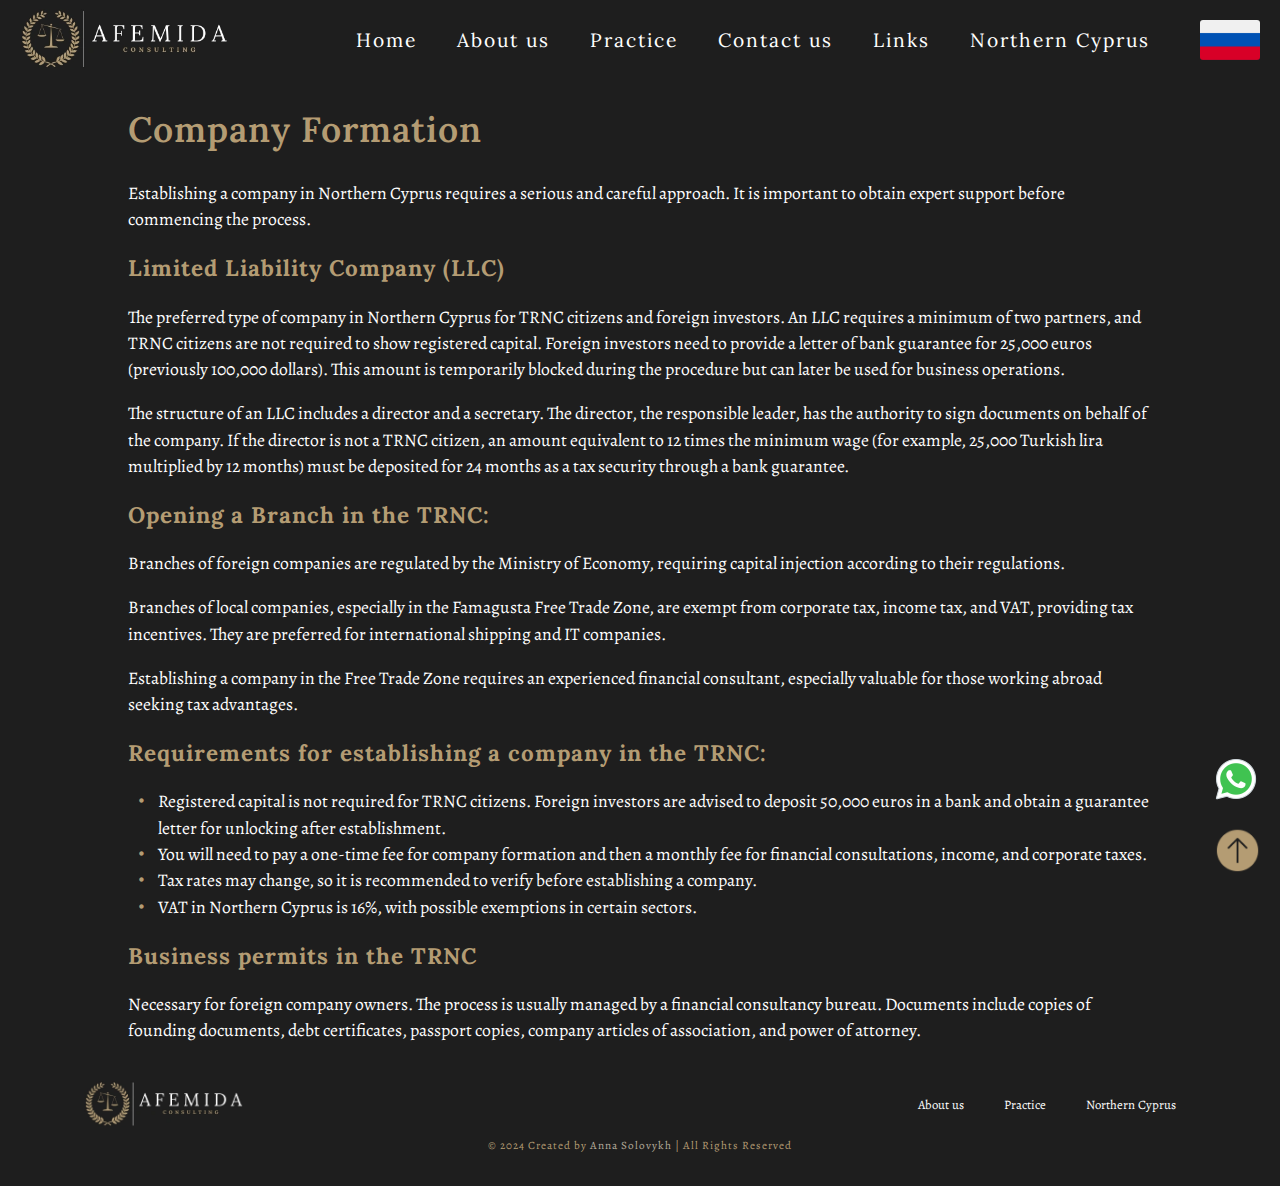
<file: en/company-formation.html>
<!DOCTYPE html>
<html lang="en">
<head>
    <meta charset="UTF-8">
    <meta http-equiv="X-UA-Compatible" content="IE=edge">
    <meta name="viewport" content="width=device-width, initial-scale=1.0, minimum-scale=1">
    
    <!-- SEO Meta Tags -->
    <meta name="description" content="Expert legal guidance on company formation in Northern Cyprus, including LLC setup, foreign investment, and Free Trade Zone advantages. AFEMIDA Consulting provides comprehensive legal advice to ensure your business complies with TRNC regulations.">
    <meta name="keywords" content="Northern Cyprus legal advice, company formation, LLC setup, foreign investment, Free Trade Zone, TRNC business law">
    
    <!-- Open Graph Tags -->
    <meta property="og:type" content="website">
    <meta property="og:title" content="Company Formation in Northern Cyprus | AFEMIDA Consulting">
    <meta property="og:description" content="Expert legal guidance on company formation in Northern Cyprus, including LLC setup, foreign investment, and Free Trade Zone advantages.">
    <meta property="og:url" content="https://www.afemida.com/en/company-formation.html">
    <meta property="og:image" content="https://www.afemida.com/assets/pictures/framed_logo.png">
    <meta property="og:image:alt" content="AFEMIDA Consulting Logo">

    <!-- Language Alternates and Canonical -->
    <link rel="canonical" href="https://www.afemida.com/en/company-formation.html">
    <link rel="alternate" hreflang="en" href="https://www.afemida.com/en/company-formation.html">
    <link rel="alternate" hreflang="ru" href="https://www.afemida.com/ru/company-formation.html">
    
    <!-- Favicon -->
    <link rel="icon" type="image/x-icon" sizes="32x32" href="/assets/pictures/framed_logo.png">
    <link rel="shortcut icon" href="/assets/pictures/framed_logo.png">
    <link rel="apple-touch-icon" sizes="32x32" href="/assets/pictures/framed_logo.png">
    
    <!-- Stylesheets -->
    <link rel="stylesheet" href="/css/main.css">
    
    <title>Company Formation in Northern Cyprus | AFEMIDA Consulting</title>
</head>
<body>
    <nav class="navbar" role="navigation">
        <a href="/en/">
            <img class="navbar-logo" src="/assets/pictures/logo.webp" alt="AFEMIDA Consulting company's logo">
        </a>
        <div class="burger-icon" 
            role="button" 
            tabindex="0" 
            aria-label="Open menu" 
            aria-expanded="false" 
            aria-controls="navbar-menu"
            >
            <div class="line"></div>
            <div class="line"></div>
            <div class="line"></div>
        </div>
        <div class="navbar-menu">
            <a href="/en/">Home</a>
            <a href="/en/#about">About us</a>
            <a href="/en/practice.html">Practice</a>
            <a href="/en/#contact">Contact us</a>
            <a href="/en/#links">Links</a>
            <a href="/en/northern-cyprus.html">Northern Cyprus</a>
            <div id="languageSwitcher">
                <img src="/assets/icons/uk-flag.png" alt="the UK flag" id="enFlag">
                <img src="/assets/icons/ru-flag.png" alt="Russian flag" id="ruFlag">
            </div>
        </div>
    </nav>

    <header>
        <div class="title-wrapper">
            <h1>Company Formation</h1>
        </div>
    </header>

    <main>
        <section class="text-wrapper">
            <p>
                Establishing a company in Northern Cyprus requires a serious and careful approach. It is important to obtain expert support before commencing the process.            
            </p>
            <div>
                <h2>
                    Limited Liability Company (LLC)
                </h2>
                <p>
                    The preferred type of company in Northern Cyprus for TRNC citizens and foreign investors. An LLC requires a minimum of two partners, and TRNC citizens are not required to show registered capital. Foreign investors need to provide a letter of bank guarantee for 25,000 euros (previously 100,000 dollars). This amount is temporarily blocked during the procedure but can later be used for business operations.
                </p>
                <p>
                    The structure of an LLC includes a director and a secretary. The director, the responsible leader, has the authority to sign documents on behalf of the company. If the director is not a TRNC citizen, an amount equivalent to 12 times the minimum wage (for example, 25,000 Turkish lira multiplied by 12 months) must be deposited for 24 months as a tax security through a bank guarantee.
                </p>
            </div>
            <div>
                <h2>
                    Opening a Branch in the TRNC:
                </h2>
                <p>
                    Branches of foreign companies are regulated by the Ministry of Economy, requiring capital injection according to their regulations.
                </p>
                <p>
                    Branches of local companies, especially in the Famagusta Free Trade Zone, are exempt from corporate tax, income tax, and VAT, providing tax incentives. They are preferred for international shipping and IT companies.
                </p>
                <p>
                    <b>Establishing a company in the Free Trade Zone </b> requires an experienced financial consultant, especially valuable for those working abroad seeking tax advantages.
                </p>
            </div>
            <div>
                <h2>
                    Requirements for establishing a company in the TRNC:
                </h2>
                <ul>
                    <li>
                        Registered capital is not required for TRNC citizens. Foreign investors are advised to deposit 50,000 euros in a bank and obtain a guarantee letter for unlocking after establishment.
                    </li>
                    <li>
                        You will need to pay a one-time fee for company formation and then a monthly fee for financial consultations, income, and corporate taxes.
                    </li>
                    <li>
                        Tax rates may change, so it is recommended to verify before establishing a company.
                    </li>
                    <li>
                        VAT in Northern Cyprus is 16%, with possible exemptions in certain sectors.
                    </li>
                </ul>
            </div>
            <div>
                <h2>
                    Business permits in the TRNC
                </h2>
                <p>
                    Necessary for foreign company owners. The process is usually managed by a financial consultancy bureau. Documents include copies of founding documents, debt certificates, passport copies, company articles of association, and power of attorney.
                </p>
            </div>
        </section>

        <section>
            <div class="contactActions-wrapper">
                <a href="https://wa.me/905428540070" target="_blank" aria-label="Contact us via WhatsApp">
                    <img id="contactActions" src="/assets/icons/icons8-whatsapp-48.png" alt=""/>
                </a>
            </div>
    
            <div class="toTopButton-wrapper">
                <img 
                    id="toTopButton" 
                    onclick="topFunction()" 
                    src="/assets/icons/icons8-arrow-up-50.png" 
                    alt=""
                    role="button" 
                    aria-label="Scroll Up"
                    />   
            </div> 
        </section>
    </main>

    <footer>
        <div class="wrapper">
            <div class="footer-about">
                <a href="/en/">
                    <img class="footer-logo" src="/assets/pictures/logo.webp" alt="AFEMIDA CONSULTING company's logo"/>
                </a>
            </div>
            <div class="footer-nav">
                <a href="/en/#about">About us</a>
                <a href="/en/practice.html">Practice</a>
                <a href="/en/northern-cyprus.html">Northern Cyprus</a>
            </div>
        </div>
        <div class="creator-wrapper">
            <p>&copy; 2024 Created by 
                <a href="https://www.linkedin.com/in/annasolovykh/">Anna Solovykh</a>
                | All Rights Reserved
            </p>
        </div>
    </footer>
    <script src="/js/main.js"></script>    
</body>
</html>
</file>
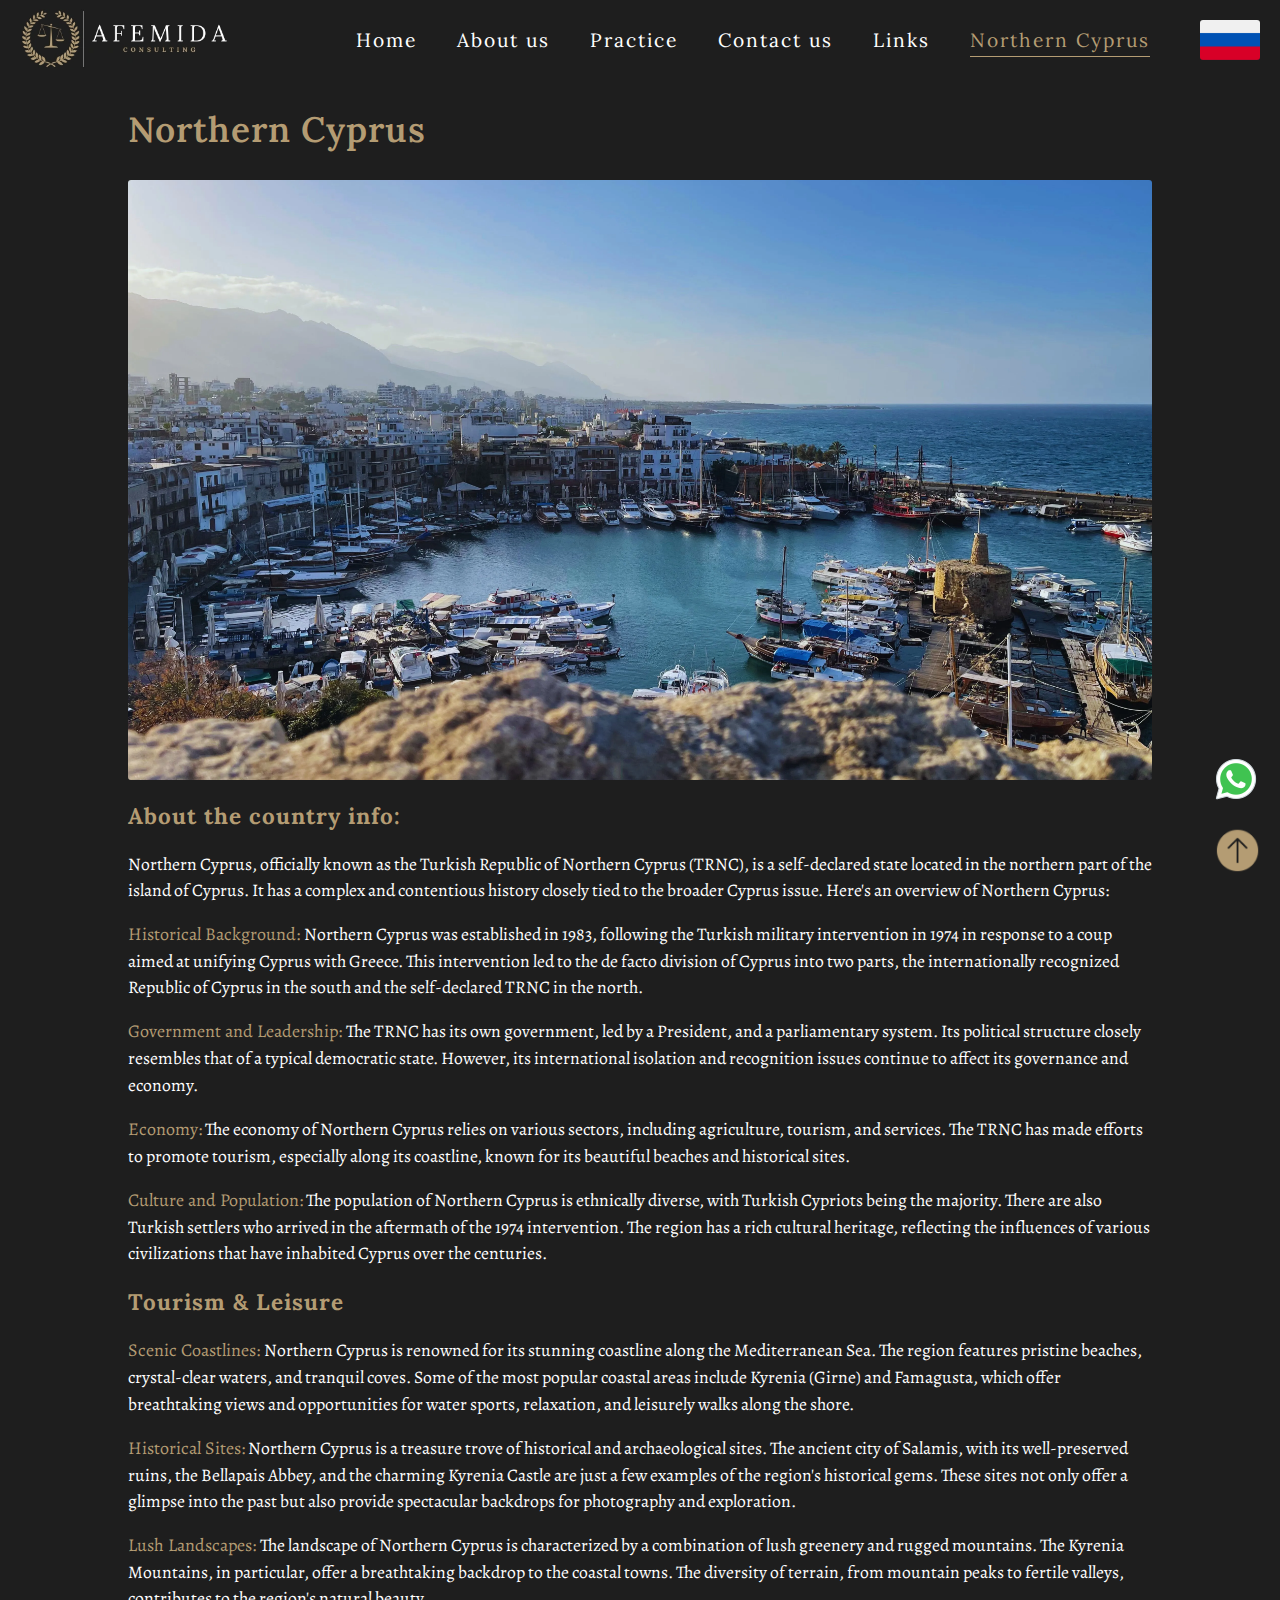
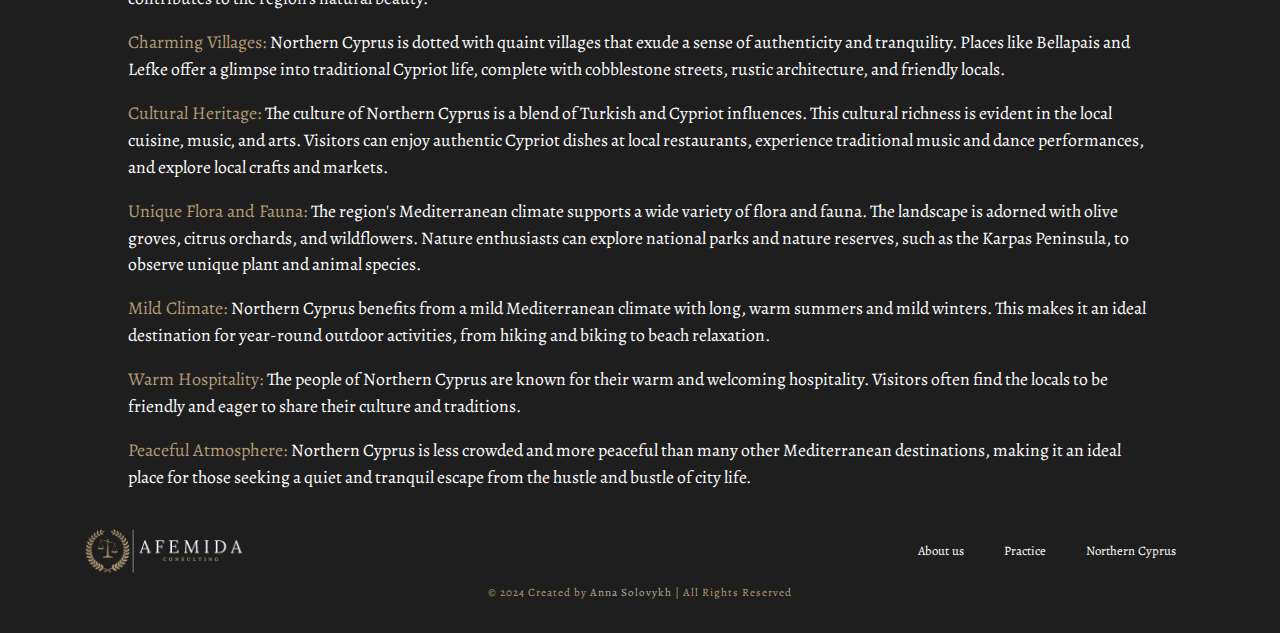
<file: en/northern-cyprus.html>
<!DOCTYPE html>
<html lang="en">
<head>
    <meta charset="UTF-8">
    <meta http-equiv="X-UA-Compatible" content="IE=edge">
    <meta name="viewport" content="width=device-width, initial-scale=1.0">
    
    <!-- SEO Meta Tags -->
    <meta name="description" content="Explore Northern Cyprus with AFEMIDA Consulting. Discover the beauty, history, and culture of this unique destination. Professional legal services and consultations in Northern Cyprus.">
    <meta name="keywords" content="Northern Cyprus, AFEMIDA Consulting, Legal Services Northern Cyprus, Business Northern Cyprus">
    
    <!-- Open Graph Tags -->
    <meta property="og:type" content="website">
    <meta property="og:title" content="Northern Cyprus | AFEMIDA CONSULTING">
    <meta property="og:description" content="Explore Northern Cyprus with AFEMIDA Consulting. Discover the beauty, history, and culture of this unique destination.">
    <meta property="og:url" content="https://www.afemida.com/en/northern-cyprus.html">
    <meta property="og:image" content="https://www.afemida.com/assets/pictures/framed_logo.png">
    <meta property="og:image:alt" content="AFEMIDA Consulting Logo">

    <!-- Language Alternates and Canonical -->
    <link rel="canonical" href="https://www.afemida.com/en/northern-cyprus.html">
    <link rel="alternate" hreflang="en" href="https://www.afemida.com/en/northern-cyprus.html">
    <link rel="alternate" hreflang="ru" href="https://www.afemida.com/ru/northern-cyprus.html">
    
    <!-- Favicon -->
    <link rel="icon" type="image/x-icon" sizes="32x32" href="/assets/pictures/framed_logo.png">
    <link rel="shortcut icon" href="/assets/pictures/framed_logo.png">
    <link rel="apple-touch-icon" sizes="32x32" href="/assets/pictures/framed_logo.png">
    
    <!-- Stylesheets -->
    <link rel="stylesheet" href="/css/main.css">
    <link rel="stylesheet" href="/css/northern-cyprus.css">
    
    <title>Northern Cyprus | AFEMIDA CONSULTING | Legal Services and Business Solutions</title>
</head>
<body>
    <nav class="navbar" role="navigation">
        <a href="/en/">
            <img class="navbar-logo" src="/assets/pictures/logo.webp" alt="AFEMIDA CONSULTING company's logo">
        </a>
        <div class="burger-icon" 
            role="button" 
            tabindex="0" 
            aria-label="Open menu" 
            aria-expanded="false" 
            aria-controls="navbar-menu"
            >
            <div class="line"></div>
            <div class="line"></div>
            <div class="line"></div>
        </div>
        <div class="navbar-menu">
            <a href="/en/">Home</a>
            <a href="/en/#about">About us</a>
            <a href="/en/practice.html">Practice</a>
            <a href="/en/#contact">Contact us</a>
            <a href="/en/#links">Links</a>
            <a href="/en/northern-cyprus.html" class="active">Northern Cyprus</a>
            <div id="languageSwitcher">
                <img src="/assets/icons/uk-flag.png" alt="the UK flag" id="enFlag">
                <img src="/assets/icons/ru-flag.png" alt="Russian flag" id="ruFlag">
            </div>
        </div>
    </nav>
    <header>
        <div class="title-wrapper">
            <h1>Northern Cyprus</h1>
        </div>
    </header>
    <main>
        <section class="carousel-wrapper">
            <div class="carousel">
                <div class="slides">
                    <img class="slide" src="/assets/pictures/northern-cyprus/kyrenia harbour-1.webp" alt="A picturesque harbor view at sunset with boats docked in calm waters, old buildings lining the shore, and mountains in the distance." loading="lazy">
                    <img class="slide" src="/assets/pictures/northern-cyprus/cyprus.webp" alt="Scenic overlook of a luxury seaside resort with multiple swimming pools, lush gardens, and a clear view of the calm blue sea." loading="lazy">
                    <img class="slide" src="/assets/pictures/northern-cyprus/manzara.webp" alt= "Partly cloudy sky over ancient stone ruins with arched doorways, surrounded by manicured lawns and modern buildings in the background." loading="lazy">
                    <img class="slide" src="/assets/pictures/northern-cyprus/church.webp"  alt= "Wide-angle view of a historic stone archway with multiple arches under a clear blue sky, surrounded by modern buildings and a cobblestone plaza." loading="lazy">
                    <img class="slide" src="/assets/pictures/northern-cyprus/secret-travel-guide-O_7emptPfWM-unsplash.webp" alt="A stunning coastal view featuring crystal clear turquoise waters, rocky formations, and a view of a beachfront city in the distance." loading="lazy">
                    <img class="slide" src="/assets/pictures/northern-cyprus/spencer-watson-donkey.webp" alt="A solitary donkey standing on a sandy beach with a backdrop of gentle ocean waves and a clear blue sky." loading="lazy">
                    <img class="slide" src="/assets/pictures/northern-cyprus/omer-haktan-bulut-breakfast.webp" alt= "A vibrant overhead spread of a traditional breakfast with various dishes including eggs, meats, cheeses, and fresh fruits." loading="lazy">
                    <img class="slide" src="/assets/pictures/northern-cyprus/olga-pukhalskaya-cay.webp" alt="Close-up of a traditional glass of tea, illuminated by sunlight, casting a warm glow and a soft reflection on a wooden surface." loading="lazy">
                    <img class="slide" src="/assets/pictures/northern-cyprus/philippe-gauthier-eaOjEz8746k-unsplash.webp" alt="Bright orange fruit heavily laden on lush green citrus trees under a clear blue sky." loading="lazy">
                </div>
                <div class="controls">
                    <div class="control prev-slide"><img src="/assets/icons/icons8-triangle-arrow-left.png" alt="triange arrow to the left"/></div> 
                    <div class="control next-slide"><img src="/assets/icons/icons8-triangle-arrow-right.png" alt="triange arrow to the right"/></div>
                </div>
            </div>
        </section>
        
        <section class="text-wrapper">
            <div>
                <h2>About the country info: </h2>
            </div>
            <div>
                <p>
                    Northern Cyprus, officially known as the Turkish Republic of Northern Cyprus (TRNC), is a self-declared state located in the northern part of the island of Cyprus. It has a complex and contentious history closely tied to the broader Cyprus issue. Here's an overview of Northern Cyprus:                
                </p>
            </div>
            <div>
                <p>
                    <span>Historical Background: </span>
                    Northern Cyprus was established in 1983, following the Turkish military intervention in 1974 in response to a coup aimed at unifying Cyprus with Greece. This intervention led to the de facto division of Cyprus into two parts, the internationally recognized Republic of Cyprus in the south and the self-declared TRNC in the north.
                </p>
            </div>
            <div>
                <p>
                    <span>Government and Leadership: </span>
                    The TRNC has its own government, led by a President, and a parliamentary system. Its political structure closely resembles that of a typical democratic state. However, its international isolation and recognition issues continue to affect its governance and economy.
                </p>
            </div>
            <div>
                <p>
                    <span>Economy:</span> 
                    The economy of Northern Cyprus relies on various sectors, including agriculture, tourism, and services. The TRNC has made efforts to promote tourism, especially along its coastline, known for its beautiful beaches and historical sites.
                </p>
            </div>
            <div>
                <p>
                    <span>Culture and Population:</span> 
                    The population of Northern Cyprus is ethnically diverse, with Turkish Cypriots being the majority. There are also Turkish settlers who arrived in the aftermath of the 1974 intervention. The region has a rich cultural heritage, reflecting the influences of various civilizations that have inhabited Cyprus over the centuries.
                </p>
            </div>
            <div>
                <h2>Tourism & Leisure</h2>
            </div>
            <div>
                <p>
                    <span>Scenic Coastlines: </span>
                    Northern Cyprus is renowned for its stunning coastline along the Mediterranean Sea. The region features pristine beaches, crystal-clear waters, and tranquil coves. Some of the most popular coastal areas include Kyrenia (Girne) and Famagusta, which offer breathtaking views and opportunities for water sports, relaxation, and leisurely walks along the shore.
                </p>
            </div>
            <div>
                <p>
                    <span>Historical Sites:</span>
                    Northern Cyprus is a treasure trove of historical and archaeological sites. The ancient city of Salamis, with its well-preserved ruins, the Bellapais Abbey, and the charming Kyrenia Castle are just a few examples of the region's historical gems. These sites not only offer a glimpse into the past but also provide spectacular backdrops for photography and exploration.                </p>
            </div>
            <div>
                <p>
                    <span>Lush Landscapes: </span>
                    The landscape of Northern Cyprus is characterized by a combination of lush greenery and rugged mountains. The Kyrenia Mountains, in particular, offer a breathtaking backdrop to the coastal towns. The diversity of terrain, from mountain peaks to fertile valleys, contributes to the region's natural beauty.                </p>
            </div>
            <div>
                <p> 
                    <span>Charming Villages: </span>
                    Northern Cyprus is dotted with quaint villages that exude a sense of authenticity and tranquility. Places like Bellapais and Lefke offer a glimpse into traditional Cypriot life, complete with cobblestone streets, rustic architecture, and friendly locals.                </p>
            </div>
            <div>
                <p>
                    <span>Cultural Heritage: </span>
                The culture of Northern Cyprus is a blend of Turkish and Cypriot influences. This cultural richness is evident in the local cuisine, music, and arts. Visitors can enjoy authentic Cypriot dishes at local restaurants, experience traditional music and dance performances, and explore local crafts and markets.
                </p>
            </div>
            <div>
                <p>
                    <span>Unique Flora and Fauna: </span>
                The region's Mediterranean climate supports a wide variety of flora and fauna. The landscape is adorned with olive groves, citrus orchards, and wildflowers. Nature enthusiasts can explore national parks and nature reserves, such as the Karpas Peninsula, to observe unique plant and animal species.
                </p>
            </div>
            <div>
                <p> 
                    <span>Mild Climate: </span>
                Northern Cyprus benefits from a mild Mediterranean climate with long, warm summers and mild winters. This makes it an ideal destination for year-round outdoor activities, from hiking and biking to beach relaxation.
                </p>
            </div>
            <div>
                <p>
                    <span>Warm Hospitality: </span>
                The people of Northern Cyprus are known for their warm and welcoming hospitality. Visitors often find the locals to be friendly and eager to share their culture and traditions.
                </p>
            </div>
            <div>
                <p>
                    <span>Peaceful Atmosphere: </span>
                Northern Cyprus is less crowded and more peaceful than many other Mediterranean destinations, making it an ideal place for those seeking a quiet and tranquil escape from the hustle and bustle of city life.
                </p>
            </div>
        </section>

        <section>
            <div class="contactActions-wrapper">
                <a href="https://wa.me/905428540070" target="_blank" aria-label="Contact us via WhatsApp">
                    <img id="contactActions" src="/assets/icons/icons8-whatsapp-48.png" alt=""/>
                </a>
            </div>

            <div class="toTopButton-wrapper">
                <img 
                    id="toTopButton" 
                    onclick="topFunction()" 
                    src="/assets/icons/icons8-arrow-up-50.png" 
                    alt=""
                    role="button" 
                    aria-label="Scroll Up"
                    />   
            </div> 
        </section>
    </main>

    <footer>
        <div class="wrapper">
            <div class="footer-about">
                <a href="/en/">
                    <img class="footer-logo" src="/assets/pictures/logo.webp" alt="AFEMIDA CONSULTING company's logo"/>
                </a>
            </div>
            <div class="footer-nav">
                <a href="/en/#about">About us</a>
                <a href="/en/practice.html">Practice</a>
                <a href="/en/northern-cyprus.html">Northern Cyprus</a>
            </div>
        </div>
        <div class="creator-wrapper">
            <p>&copy; 2024 Created by 
                <a href="https://www.linkedin.com/in/annasolovykh/">Anna Solovykh</a>
                | All Rights Reserved
            </p>
        </div>
    </footer>

    <script src="/js/main.js"></script>
    <script src="/js/northern-cyprus.js"></script>
</body>
</html>
</file>
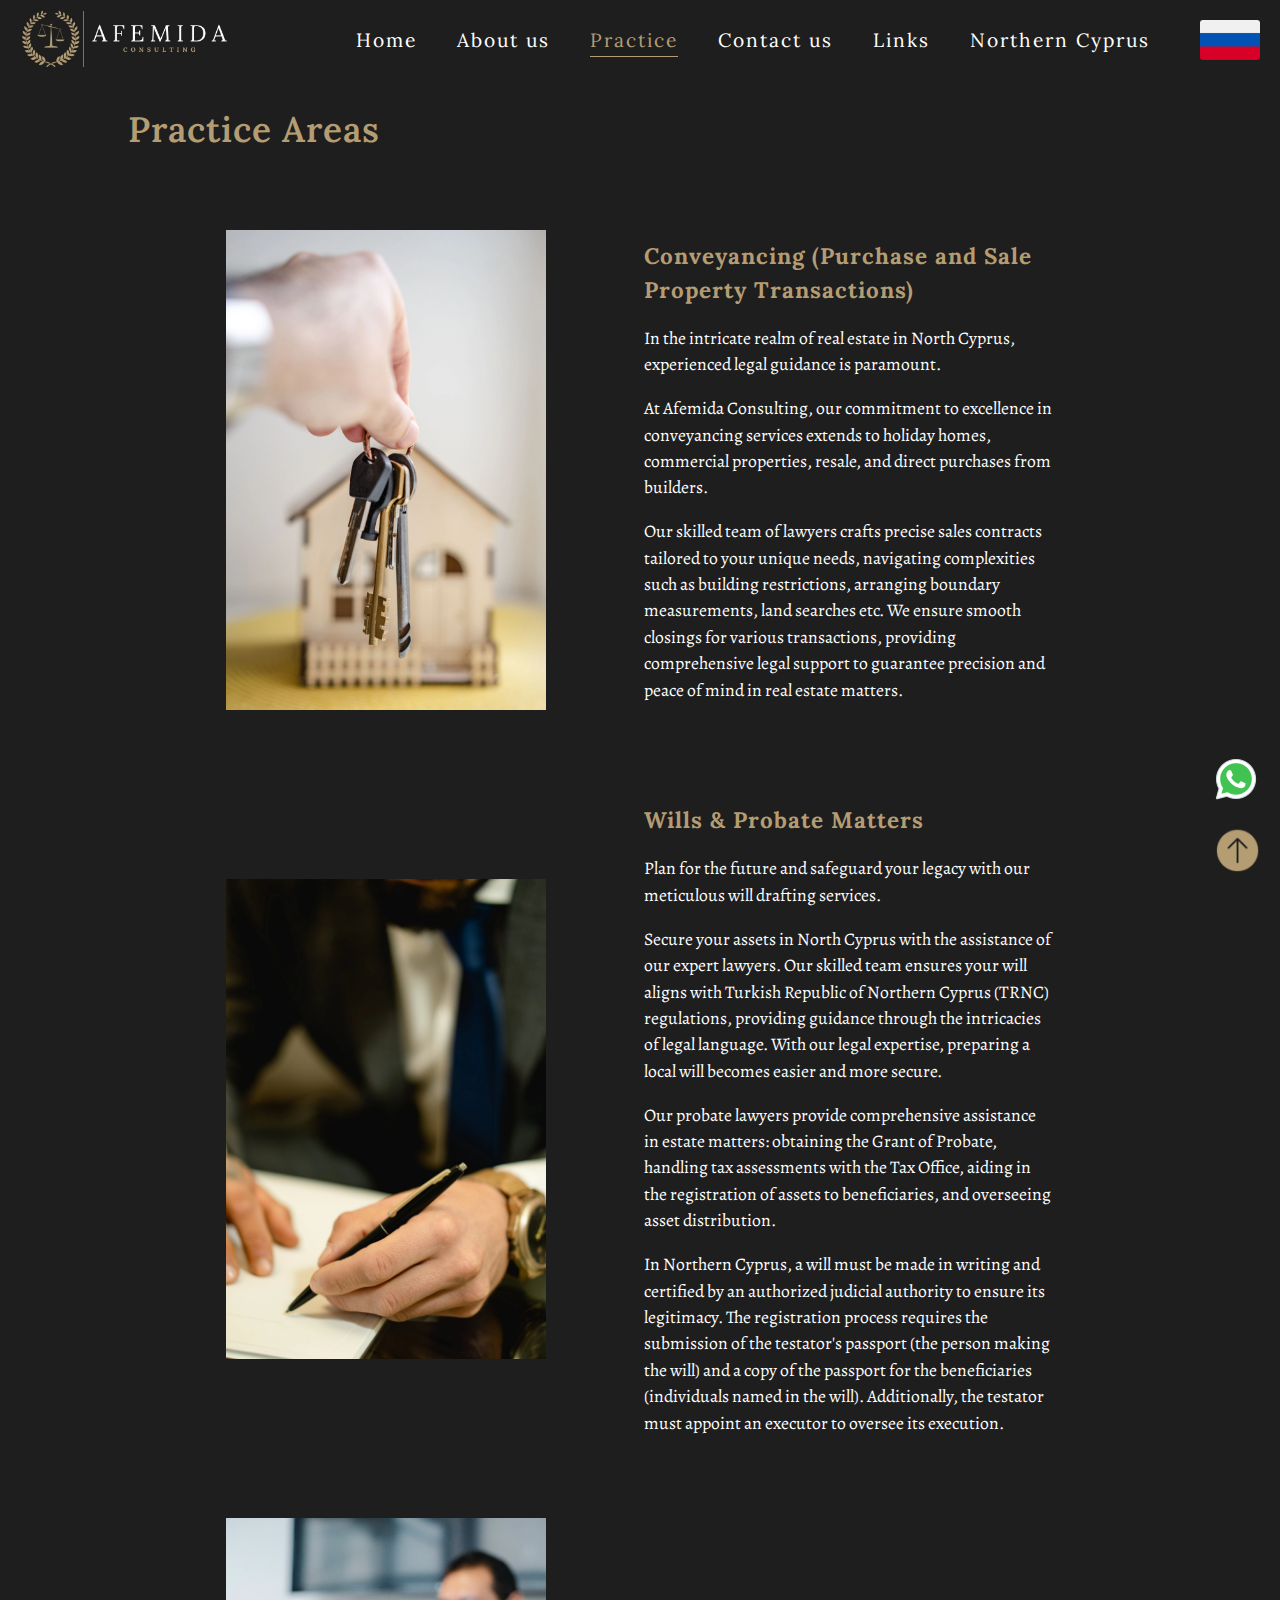
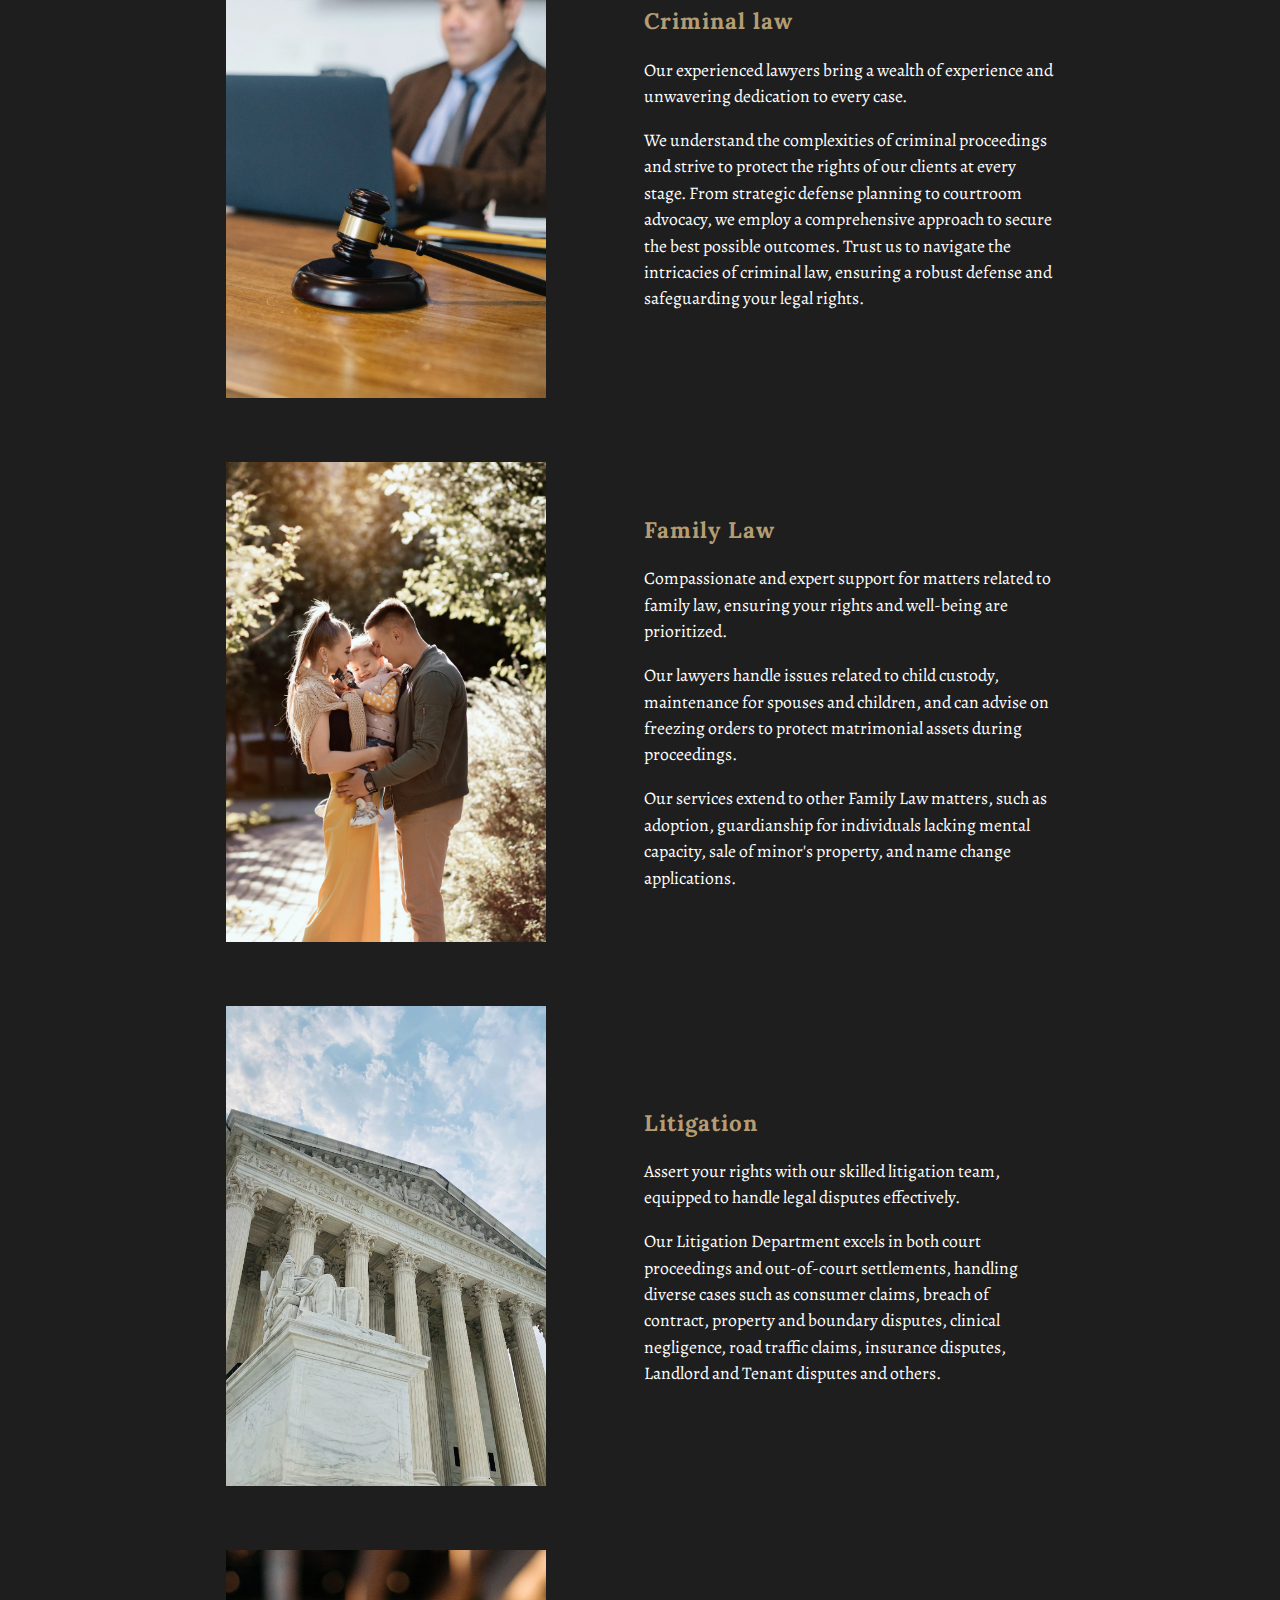
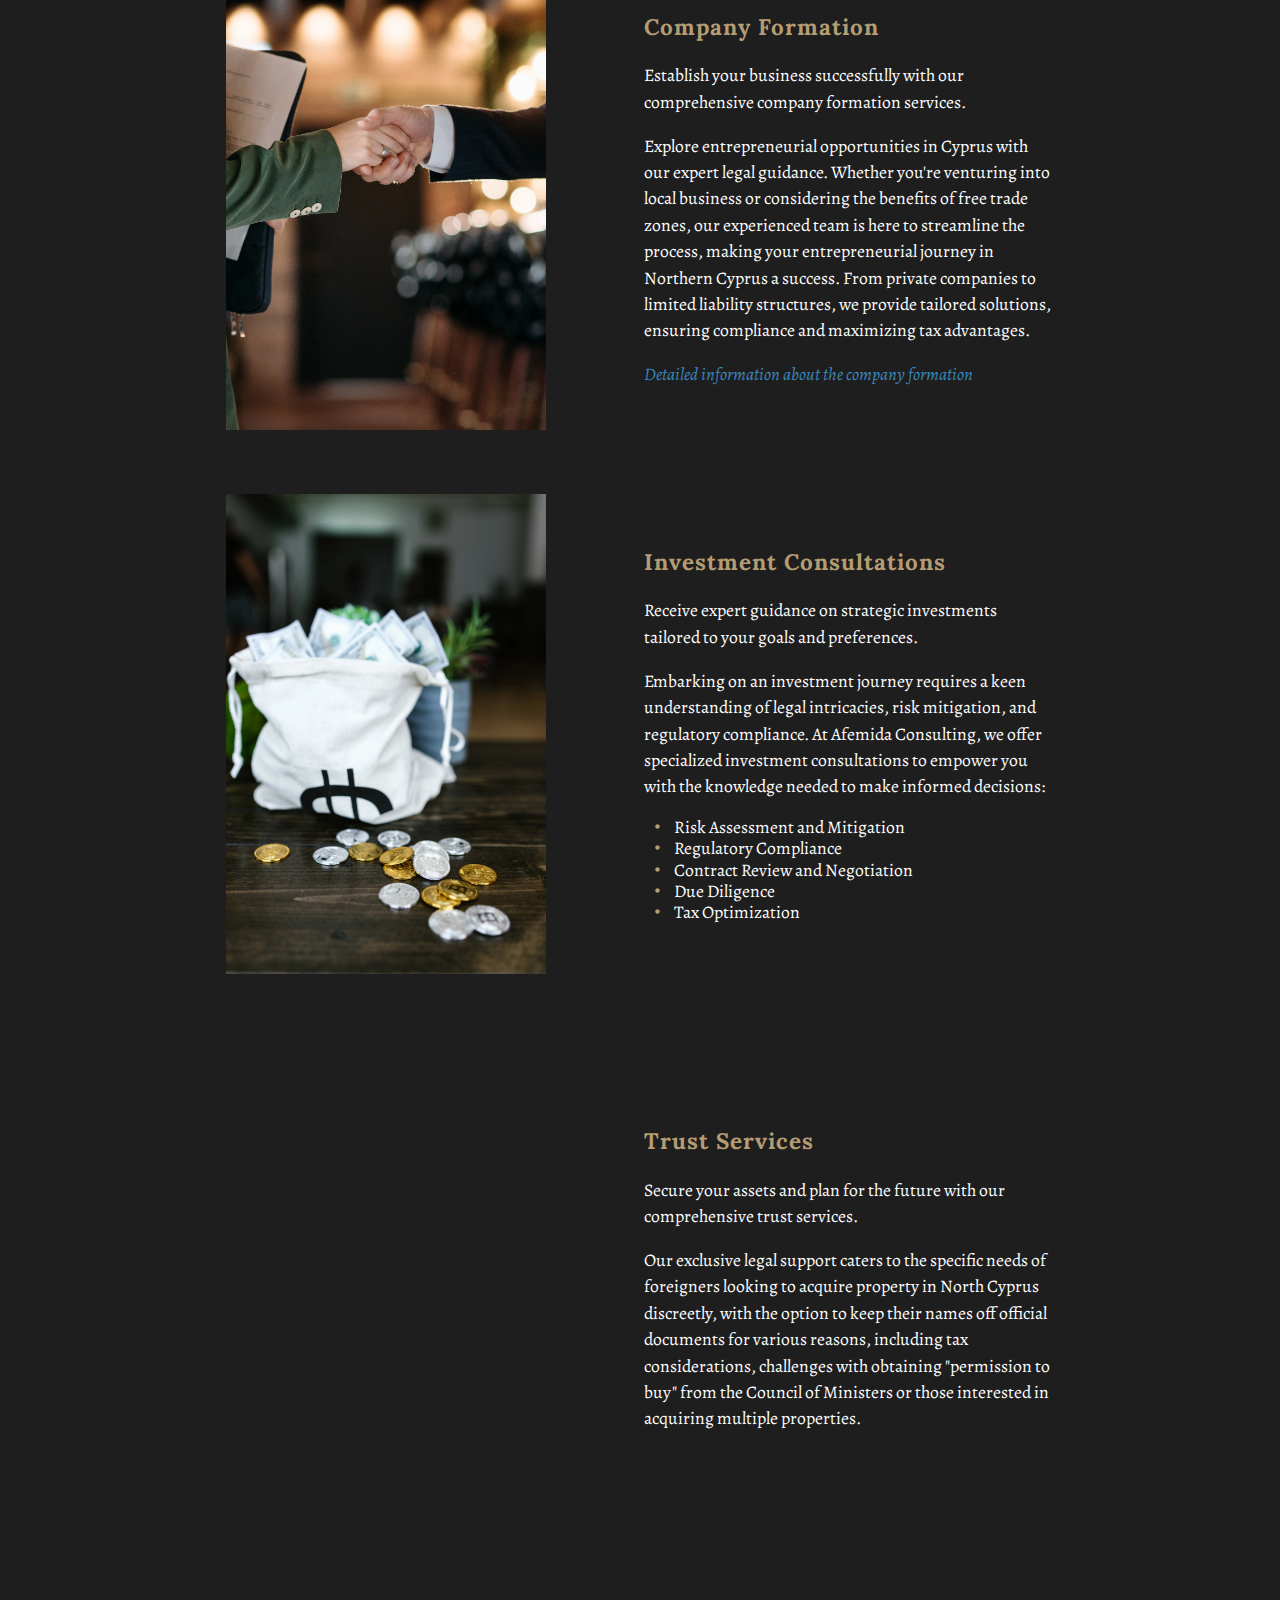
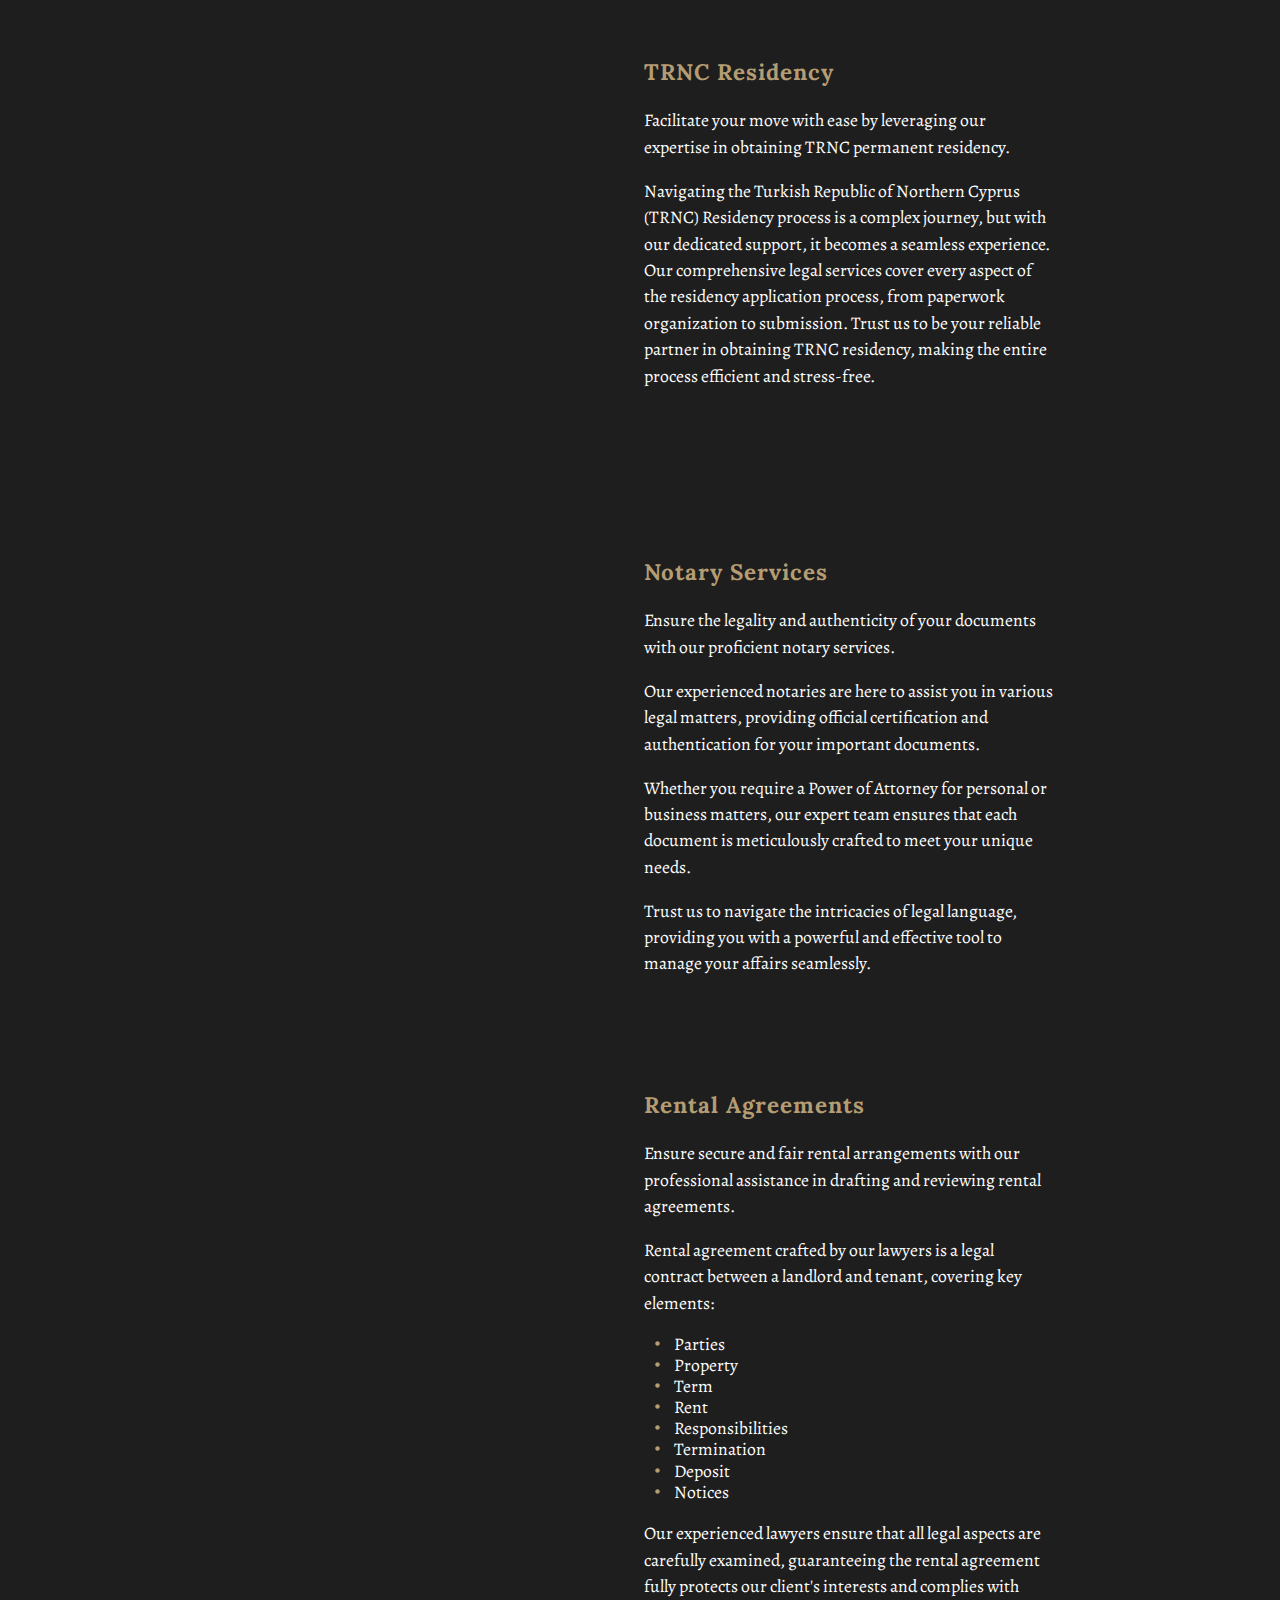
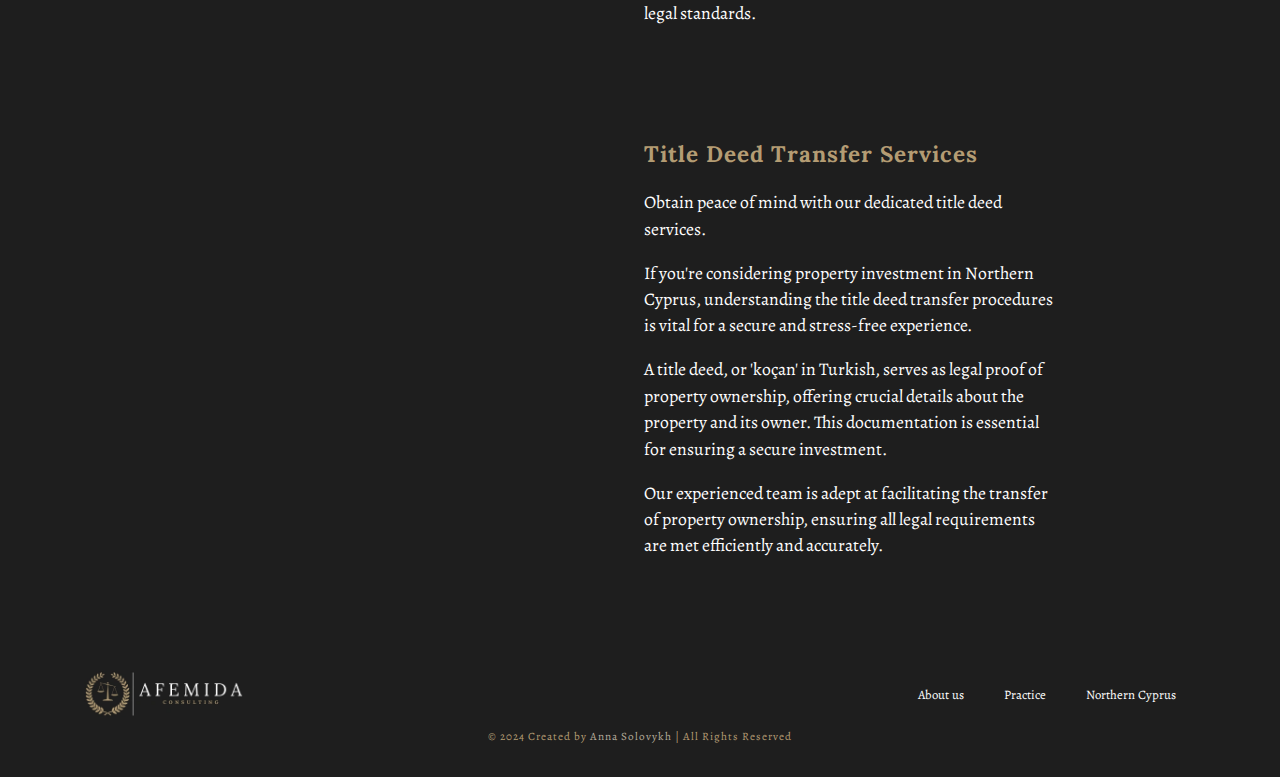
<file: en/practice.html>
<!DOCTYPE html>
<html lang="en">
<head>
    <meta charset="UTF-8">
    <meta http-equiv="X-UA-Compatible" content="IE=edge">
    <meta name="viewport" content="width=device-width, initial-scale=1.0, minimum-scale=1">
    
    <!-- SEO Meta Tags -->
    <meta name="description" content="Explore comprehensive legal services offered by AFEMIDA CONSULTING in Northern Cyprus, covering conveyancing, wills & probate, criminal law, family law, litigation, company formation, and more.">
    
    <!-- Open Graph Tags -->
    <meta property="og:type" content="website">
    <meta property="og:title" content="Legal Services in Northern Cyprus | AFEMIDA Practice Areas">
    <meta property="og:description" content="Explore comprehensive legal services offered by AFEMIDA CONSULTING in Northern Cyprus, covering conveyancing, wills & probate, criminal law, family law, litigation, company formation, and more.">
    <meta property="og:url" content="https://www.afemida.com/en/practice.html">
    <meta property="og:image" content="https://www.afemida.com/assets/pictures/framed_logo.png">
    <meta property="og:image:alt" content="AFEMIDA Consulting Logo">
    
    <!-- Language Alternates and Canonical -->
    <link rel="canonical" href="https://www.afemida.com/en/practice.html">
    <link rel="alternate" hreflang="en" href="https://www.afemida.com/en/practice.html">
    <link rel="alternate" hreflang="ru" href="https://www.afemida.com/ru/practice.html">
    
    <!-- Favicon -->
    <link rel="icon" type="image/x-icon" sizes="32x32" href="/assets/pictures/framed_logo.png">
    <link rel="shortcut icon" href="/assets/pictures/framed_logo.png">
    <link rel="apple-touch-icon" sizes="32x32" href="/assets/pictures/framed_logo.png">
    
    <!-- Stylesheets -->
    <link rel="stylesheet" href="/css/main.css">
    <link rel="stylesheet" href="/css/practice.css">
    
    <title>Legal Services in Northern Cyprus | AFEMIDA Practice Areas</title>
</head>
<body>
    <nav class="navbar" role="navigation">
        <a href="/en/">
            <img class="navbar-logo" src="/assets/pictures/logo.webp" alt="AFEMIDA CONSULTING company's logo">
        </a>
        <div class="burger-icon" 
            role="button" 
            tabindex="0" 
            aria-label="Open menu" 
            aria-expanded="false" 
            aria-controls="navbar-menu"
            >
            <div class="line"></div>
            <div class="line"></div>
            <div class="line"></div>
        </div>
        <div class="navbar-menu">
            <a href="/en/">Home</a>
            <a href="/en/#about">About us</a>
            <a href="/en/practice.html" class="active">Practice</a>
            <a href="/en/#contact">Contact us</a>
            <a href="/en/#links">Links</a>
            <a href="/en/northern-cyprus.html">Northern Cyprus</a>
            <div id="languageSwitcher">
                <img src="/assets/icons/uk-flag.png" alt="the UK flag" id="enFlag">
                <img src="/assets/icons/ru-flag.png" alt="Russian flag" id="ruFlag">
            </div>
        </div>
    </nav>

    <header>
        <div class="title-wrapper">
            <h1>Practice Areas</h1>
        </div>
    </header>

    <main>
        <section class="text-wrapper">
            <div id="conveyancing" class="practice-area-wrapper">
                <img src="/assets/pictures/practice/Buy-sell property.webp" alt="A hand holding a key."/>
                <div class="practice-area-text-wrapper">
                    <h2>
                        Conveyancing (Purchase and Sale Property Transactions)
                    </h2>
                    <p>
                        In the intricate realm of real estate in North Cyprus, experienced legal guidance is paramount.
                    </p>
                    <p>
                        At Afemida Consulting, our commitment to excellence in conveyancing services extends to holiday homes, commercial properties, resale, and direct purchases from builders.
                    </p>
                    <p>
                        Our skilled team of lawyers crafts precise sales contracts tailored to your unique needs, navigating complexities such as building restrictions, arranging boundary measurements, land searches etc. We ensure smooth closings for various transactions, providing comprehensive legal support to guarantee precision and peace of mind in real estate matters. 
                    </p>
                </div>
            </div>

            <div id="willsProbate" class="practice-area-wrapper">
                <img src="/assets/pictures/practice/wills and probate.webp" alt="A hand holding a pen" loading="lazy"/>
                <div class="practice-area-text-wrapper">
                    <h2>
                        Wills & Probate Matters
                    </h2>
                    <p>
                        Plan for the future and safeguard your legacy with our meticulous will drafting services.
                    </p>
                    <p>
                        Secure your assets in North Cyprus with the assistance of our expert lawyers. Our skilled team ensures your will aligns with Turkish Republic of Northern Cyprus (TRNC) regulations, providing guidance through the intricacies of legal language. With our legal expertise, preparing a local will becomes easier and more secure.
                    </p>
                    <p>
                        Our probate lawyers provide comprehensive assistance in estate matters: obtaining the Grant of Probate, handling tax assessments with the Tax Office, aiding in the registration of assets to beneficiaries, and overseeing asset distribution. 
                    </p>
                    <p>
                        In Northern Cyprus, a will must be made in writing and certified by an authorized judicial authority to ensure its legitimacy. The registration process requires the submission of the testator's passport (the person making the will) and a copy of the passport for the beneficiaries (individuals named in the will). Additionally, the testator must appoint an executor to oversee its execution.
                    </p>
                </div>
            </div>

            <div id="criminal" class="practice-area-wrapper">
                <img src="/assets/pictures/practice/criminal law.webp" alt="A man at the computer presumebly a judge." loading="lazy"/>
                <div class="practice-area-text-wrapper">
                    <h2>
                        Criminal law
                    </h2>
                    <p>
                        Our experienced lawyers bring a wealth of experience and unwavering dedication to every case.
                    </p>
                    <p>
                        We understand the complexities of criminal proceedings and strive to protect the rights of our clients at every stage. From strategic defense planning to courtroom advocacy, we employ a comprehensive approach to secure the best possible outcomes. Trust us to navigate the intricacies of criminal law, ensuring a robust defense and safeguarding your legal rights.
                    </p>
                </div>
            </div>

            <div id="family" class="practice-area-wrapper">
                <img src="/assets/pictures/practice/family law.webp" alt="A happy couple with a child." loading="lazy"/>
                <div class="practice-area-text-wrapper">
                    <h2>
                        Family Law
                    </h2>
                    <p>
                        Compassionate and expert support for matters related to family law, ensuring your rights and well-being are prioritized.
                    </p>
                    <p>
                        Our lawyers handle issues related to child custody, maintenance for spouses and children, and can advise on freezing orders to protect matrimonial assets during proceedings. 
                    </p>
                    <p>
                        Our services extend to other Family Law matters, such as adoption, guardianship for individuals lacking mental capacity, sale of minor's property, and name change applications.
                    </p>
                </div>
            </div>

            <div id="litigation" class="practice-area-wrapper">
                <img src="/assets/pictures/practice/litigation.webp" alt="A court building." loading="lazy"/>
                <div class="practice-area-text-wrapper">
                    <h2>
                        Litigation
                    </h2>
                    <p>
                        Assert your rights with our skilled litigation team, equipped to handle legal disputes effectively.
                    </p>
                    <p>
                        Our Litigation Department excels in both court proceedings and out-of-court settlements, handling diverse cases such as consumer claims, breach of contract, property and boundary disputes, clinical negligence, road traffic claims, insurance disputes, Landlord and Tenant disputes and others.
                    </p>
                </div>
            </div>

            <div id="companyFormation" class="practice-area-wrapper">
                <img src="/assets/pictures/practice/company formation.webp" alt="Two men shaking hands." loading="lazy"/>
                <div class="practice-area-text-wrapper">
                    <h2>
                        Company Formation
                    </h2>
                    <p>
                        Establish your business successfully with our comprehensive company formation services.
                    </p>
                    <p>
                        Explore entrepreneurial opportunities in 
                        Cyprus with our expert legal guidance. Whether you're venturing into local business or considering the benefits of free trade zones, our experienced team is here to streamline the process, making your entrepreneurial journey in Northern Cyprus a success.
                        From private companies to limited liability structures, we provide tailored solutions, ensuring compliance and maximizing tax advantages. 
                    </p>
                    <a href="/en/company-formation.html">Detailed information about the company formation</a>
                </div>
            </div>

            <div id="investment" class="practice-area-wrapper">
                <img src="/assets/pictures/practice/investment.webp" alt="A bag with money." loading="lazy"/>
                <div class="practice-area-text-wrapper">
                    <h2>
                        Investment Consultations
                    </h2>
                    <p>
                        Receive expert guidance on strategic investments tailored to your goals and preferences.
                    </p>
                    <p>
                        Embarking on an investment journey requires a keen understanding of legal intricacies, risk mitigation, and regulatory compliance. At Afemida Consulting, we offer specialized investment consultations to empower you with the knowledge needed to make informed decisions:
                    </p>
                    <ul>
                        <li>Risk Assessment and Mitigation</li>
                        <li>Regulatory Compliance</li>
                        <li>Contract Review and Negotiation</li>
                        <li>Due Diligence</li>
                        <li>Tax Optimization</li>
                    </ul>
                </div>
            </div>

            <div id="trust" class="practice-area-wrapper">
                <img src="/assets/pictures/practice/Trust services.webp" alt="A person listening carefully to another person." loading="lazy"/>
                <div class="practice-area-text-wrapper">
                    <h2>
                        Trust Services
                    </h2>
                    <p>
                        Secure your assets and plan for the future with our comprehensive trust services.
                    </p>
                    <p>
                        Our exclusive legal support caters to the specific needs of foreigners looking to acquire property in North Cyprus discreetly, with the option to keep their names off official documents for various reasons, including tax considerations, challenges with obtaining "permission to buy" from the Council of Ministers or those interested in acquiring multiple properties.
                    </p>
                </div>
            </div>

            <div id="residency" class="practice-area-wrapper">
                <img src="/assets/pictures/practice/TRNC Residency.webp" alt="A cottage with a pool." loading="lazy"/>
                <div class="practice-area-text-wrapper">
                    <h2>
                        TRNC Residency
                    </h2>
                    <p>
                        Facilitate your move with ease by leveraging our expertise in obtaining TRNC permanent residency.
                    </p>
                    <p>
                        Navigating the Turkish Republic of Northern Cyprus (TRNC) Residency process is a complex journey, but with our dedicated support, it becomes a seamless experience. Our comprehensive legal services cover every aspect of the residency application process, from paperwork organization to submission. Trust us to be your reliable partner in obtaining TRNC residency, making the entire process efficient and stress-free. 
                    </p>
                </div>
            </div>

            <div id="notary" class="practice-area-wrapper">
                <img src="/assets/pictures/practice/Notary services.webp" alt="A person signing a document." loading="lazy"/>
                <div class="practice-area-text-wrapper">
                    <h2>
                        Notary Services 
                    </h2>
                    <p>
                        Ensure the legality and authenticity of your documents with our proficient notary services.
                    </p>
                    <p>
                        Our experienced notaries are here to assist you in various legal matters, providing official certification and authentication for your important documents. 
                    </p>
                    <p>
                        Whether you require a Power of Attorney for personal or business matters, our expert team ensures that each document is meticulously crafted to meet your unique needs.
                    </p>
                    <p>
                        Trust us to navigate the intricacies of legal language, providing you with a powerful and effective tool to manage your affairs seamlessly.  
                    </p>
                </div>
            </div>

            <div class="practice-area-wrapper">
                <img src="/assets/pictures/practice/rental agreement.webp" alt="A person holding a key." loading="lazy"/>
                <div id="rentalAgreements" class="practice-area-text-wrapper">
                    <h2>
                        Rental Agreements 
                    </h2>
                    <p>
                        Ensure secure and fair rental arrangements with our professional assistance in drafting and reviewing rental agreements.
                    </p>
                    <p>
                        Rental agreement crafted by our lawyers is a legal contract between a landlord and tenant, covering key elements:
                    </p>
                    <ul>
                        <li>Parties</li>
                        <li>Property</li>
                        <li>Term</li>
                        <li>Rent</li>
                        <li>Responsibilities</li>
                        <li>Termination</li>
                        <li>Deposit</li>
                        <li>Notices</li>
                    </ul>
                    <p>
                        Our experienced lawyers ensure that all legal aspects are carefully examined, guaranteeing the rental agreement fully protects our client's interests and complies with legal standards. 
                    </p>
                </div>
            </div>


            <div id="titleDeed" class="practice-area-wrapper">
                <img src="/assets/pictures/practice/title deed.webp" alt="A person holding a sign saying 'SOLD'" loading="lazy"/>
                <div class="practice-area-text-wrapper">
                    <h2>
                        Title Deed Transfer Services
                    </h2>
                    <p>
                        Obtain peace of mind with our dedicated title deed services. 
                    </p>
                    <p>
                        If you're considering property investment in Northern Cyprus, understanding the title deed transfer procedures is vital for a secure and stress-free experience.
                    </p>
                    <p>
                        A title deed, or 'koçan' in Turkish, serves as legal proof of property ownership, offering crucial details about the property and its owner. This documentation is essential for ensuring a secure investment.
                    </p>
                    <p>
                        Our experienced team is adept at facilitating the transfer of property ownership, ensuring all legal requirements are met efficiently and accurately.
                    </p>
                </div>
            </div>
        
        </section>

        <section>
            <div class="contactActions-wrapper">
                <a href="https://wa.me/905428540070" target="_blank" aria-label="Contact us via WhatsApp">
                    <img id="contactActions" src="/assets/icons/icons8-whatsapp-48.png" alt=""/>
                </a>
            </div>

            <div class="toTopButton-wrapper">
                <img 
                    id="toTopButton" 
                    onclick="topFunction()" 
                    src="/assets/icons/icons8-arrow-up-50.png" 
                    alt=""
                    role="button" 
                    aria-label="Scroll Up"
                    />   
            </div> 
        </section>
    </main>

    <footer>
        <div class="wrapper">
            <div class="footer-about">
                <a href="/en/">
                    <img class="footer-logo" src="/assets/pictures/logo.webp" alt="AFEMIDA CONSULTING company's logo"/>
                </a>
            </div>
            <div class="footer-nav">
                <a href="/en/#about">About us</a>
                <a href="/en/practice.html">Practice</a>
                <a href="/en/northern-cyprus.html">Northern Cyprus</a>
            </div>
        </div>
        <div class="creator-wrapper">
            <p>&copy; 2024 Created by 
                <a href="https://www.linkedin.com/in/annasolovykh/">Anna Solovykh</a>
                | All Rights Reserved
            </p>
        </div>
    </footer>
    <script src="/js/main.js"></script>    
</body>
</html>
</file>
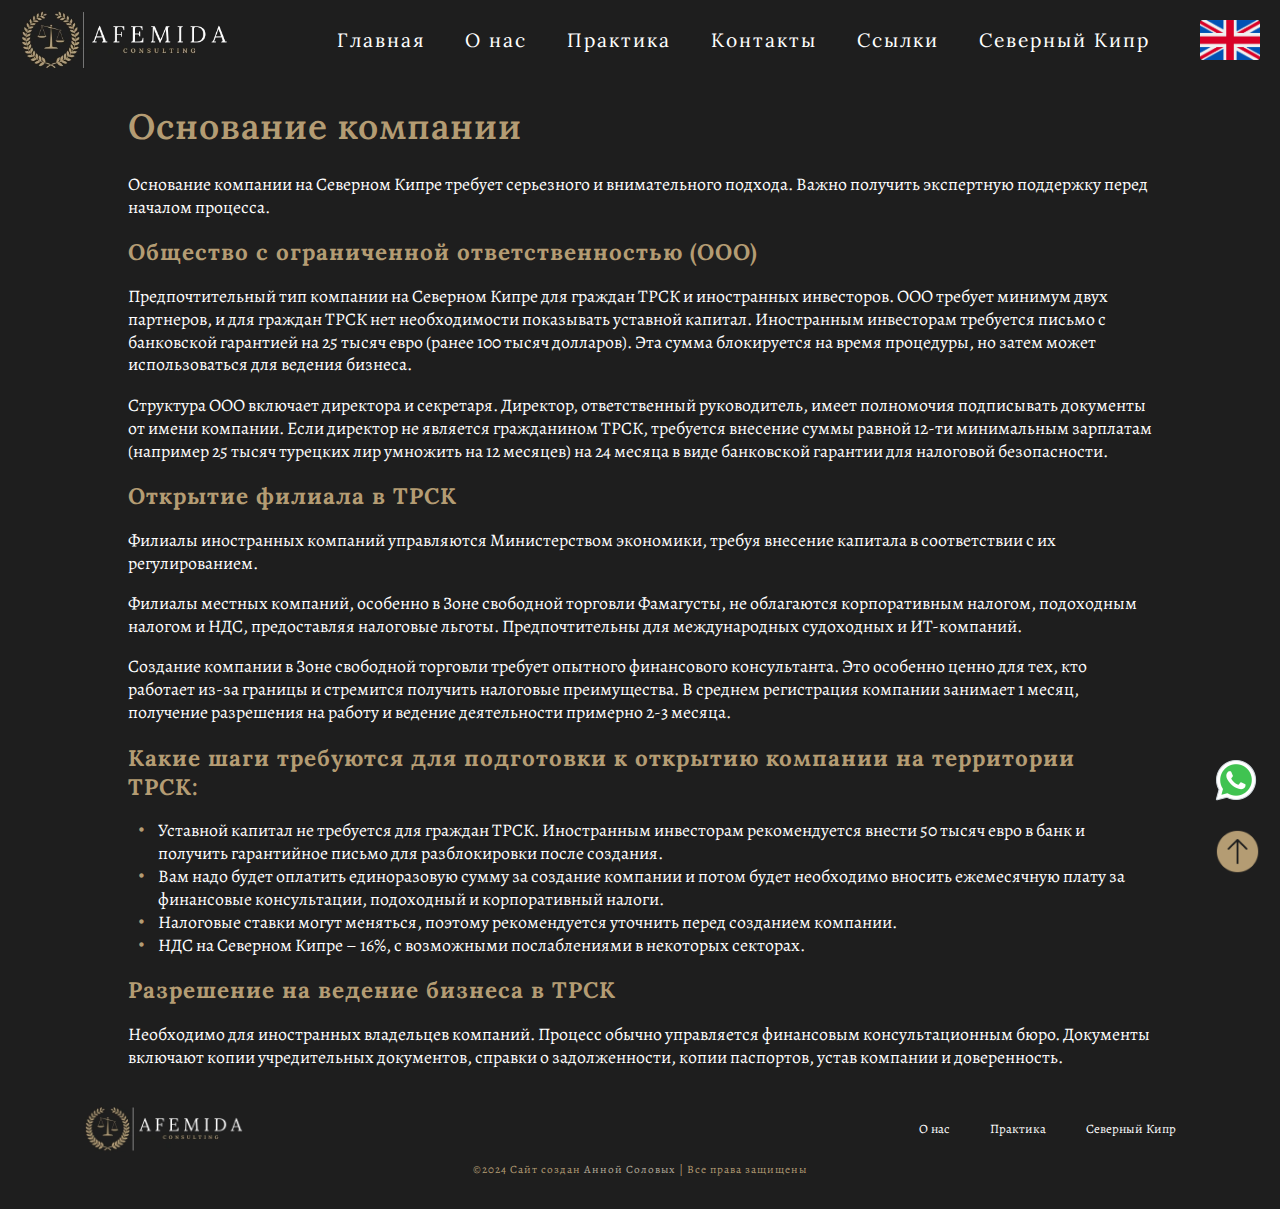
<file: ru/company-formation.html>
<!DOCTYPE html>
<html lang="ru">
<head>
    <meta charset="UTF-8">
    <meta http-equiv="X-UA-Compatible" content="IE=edge">
    <meta name="viewport" content="width=device-width, initial-scale=1.0">
    
    <!-- SEO Meta Tags -->
    <meta name="description" content="AFEMIDA - ваш надежный русскоязычный адвокат и юрист, консультант на Северном Кипре. AFEMIDA предоставляет широкий спектр юридических услуг и консультаций, включая открытие компании, семейное право, уголовное право, недвижимость и многое другое. Команда опытных адвокатов говорит на английском, турецком и русском языках.">
    
    <!-- Open Graph Tags -->
    <meta property="og:type" content="website">
    <meta property="og:title" content="AFEMIDA | Открытие компании на Северном Кипре | Русскоязычные адвокаты и юристы">
    <meta property="og:description" content="AFEMIDA - ваш надежный русскоязычный адвокат и юрист, консультант на Северном Кипре. Открытие компании и юридические услуги.">
    <meta property="og:url" content="https://www.afemida.com/ru/company-formation.html">
    <meta property="og:image" content="https://www.afemida.com/assets/pictures/framed_logo.png">
    <meta property="og:image:alt" content="Логотип AFEMIDA – юридическая помощь на Северном Кипре">

    <!-- Language Alternates and Canonical -->
    <link rel="canonical" href="https://www.afemida.com/ru/company-formation.html">
    <link rel="alternate" hreflang="en" href="https://www.afemida.com/en/company-formation.html">
    <link rel="alternate" hreflang="ru" href="https://www.afemida.com/ru/company-formation.html">
    
    <!-- Favicon -->
    <link rel="icon" type="image/x-icon" sizes="32x32" href="/assets/pictures/framed_logo.png">
    <link rel="shortcut icon" href="/assets/pictures/framed_logo.png">
    <link rel="apple-touch-icon" sizes="32x32" href="/assets/pictures/framed_logo.png">
    
    <!-- Stylesheets -->
    <link rel="stylesheet" href="/css/main.css">
    <link rel="stylesheet" href="/css/ru.css">
    
    <title>AFEMIDA | Открытие компании на Северном Кипре | Русскоязычные адвокаты и юристы</title>
</head>
<body>
    <nav class="navbar" role="navigation">
        <a href="/ru/">
            <img class="navbar-logo" src="/assets/pictures/logo.webp" alt="Логотип AFEMIDA Consulting – юридическая компания на Северном Кипре">
        </a>
        <div class="burger-icon" 
            role="button" 
            tabindex="0" 
            aria-label="Открыть меню" 
            aria-expanded="false" 
            aria-controls="navbar-menu"
            >
            <div class="line"></div>
            <div class="line"></div>
            <div class="line"></div>
        </div>
        <div class="navbar-menu">
            <a href="/ru/">Главная</a>
            <a href="/ru/#about">О нас</a>
            <a href="/ru/practice.html">Практика</a>
            <a href="/ru/#contact">Контакты</a>
            <a href="/ru/#links">Ссылки</a>
            <a href="/ru/northern-cyprus.html">Северный Кипр</a>
            <div id="languageSwitcher">
                <img src="/assets/icons/uk-flag.png" alt="the UK flag" id="enFlag">
                <img src="/assets/icons/ru-flag.png" alt="Russian flag" id="ruFlag">
            </div>
        </div>
    </nav>

    <header>
        <div class="title-wrapper">
            <h1>Основание компании</h1>
        </div>
    </header>

    <main>
        <section class="text-wrapper">
            <p>
                Основание компании на Северном Кипре требует серьезного и внимательного подхода. Важно получить экспертную поддержку перед началом процесса.             
            </p>
            <div>
                <h2>
                    Общество с ограниченной ответственностью (ООО)
                </h2>
                <p>
                    Предпочтительный тип компании на Северном Кипре для граждан ТРСК и иностранных инвесторов. ООО требует минимум двух партнеров, и для граждан ТРСК нет необходимости показывать уставной капитал. Иностранным инвесторам требуется письмо с банковской гарантией на 25 тысяч евро (ранее 100 тысяч долларов). Эта сумма блокируется на время процедуры, но затем может использоваться для ведения бизнеса.                
                </p>
                <p>
                    Структура ООО включает директора и секретаря. Директор, ответственный руководитель, имеет полномочия подписывать документы от имени компании. Если директор не является гражданином ТРСК, требуется внесение суммы равной 12-ти минимальным зарплатам (например 25 тысяч турецких лир умножить на 12 месяцев)  на 24 месяца в виде банковской гарантии для налоговой безопасности.                
                </p>
            </div>
            <div>
                <h2>
                    Открытие филиала в ТРСК
                </h2>
                <p>
                    Филиалы иностранных компаний управляются Министерством экономики, требуя внесение капитала в соответствии с их регулированием.                
                </p>
                <p>
                    Филиалы местных компаний, особенно в Зоне свободной торговли Фамагусты, не облагаются корпоративным налогом, подоходным налогом и НДС, предоставляя налоговые льготы. Предпочтительны для международных судоходных и ИТ-компаний.                
                </p>
                <p>
                    <b>Создание компании в Зоне свободной торговли </b>требует опытного финансового консультанта. Это особенно ценно для тех, кто работает из-за границы и стремится получить налоговые преимущества.
                    В среднем регистрация компании занимает 1 месяц, получение разрешения на работу и ведение деятельности примерно 2-3 месяца.

                </p>
            </div>
            <div>
                <h2>
                    Какие шаги требуются для подготовки к открытию компании на территории ТРСК:                
                </h2>
                <ul>
                    <li>
                        Уставной капитал не требуется для граждан ТРСК. Иностранным инвесторам рекомендуется внести 50 тысяч евро в банк и получить гарантийное письмо для разблокировки после создания.
                    </li>
                    <li>
                        Вам надо будет оплатить единоразовую сумму за создание компании и потом будет необходимо вносить ежемесячную плату за финансовые консультации, подоходный и корпоративный налоги.
                    </li>
                    <li>
                        Налоговые ставки могут меняться, поэтому рекомендуется уточнить перед созданием компании.
                    </li>
                    <li>
                        НДС на Северном Кипре – 16%, с возможными послаблениями в некоторых секторах.
                    </li>
                </ul>
            </div>
            <div>
                <h2>
                    Разрешение на ведение бизнеса в ТРСК 
                </h2>
                <p>
                    Необходимо для иностранных владельцев компаний. Процесс обычно управляется финансовым консультационным бюро. Документы включают копии учредительных документов, справки о задолженности, копии паспортов, устав компании и доверенность.                
                </p>
            </div>
        </section>

        <section>
            <div class="contactActions-wrapper">
                <a href="https://wa.me/905428540070" target="_blank" aria-label="Связаться с нами через WhatsApp">
                    <img id="contactActions" src="/assets/icons/icons8-whatsapp-48.png" alt=""/>
                </a>
            </div>
    
            <div class="toTopButton-wrapper">
                <img 
                    id="toTopButton" 
                    onclick="topFunction()" 
                    src="/assets/icons/icons8-arrow-up-50.png" 
                    alt=""
                    role="button" 
                    aria-label="Прокрутить наверх"
                    />   
            </div> 
        </section>
    </main>

    <footer>
        <div class="wrapper">
            <div class="footer-about">
                <a href="/ru/">
                    <img class="footer-logo" src="/assets/pictures/logo.webp" alt="Логотип AFEMIDA – адвокаты и нотариусы на Северном Кипре">
                </a>
            </div>
            <div class="footer-nav">
                <a href="/ru/#about">О нас</a>
                <a href="/ru/practice.html">Практика</a>
                <a href="/ru/northern-cyprus.html">Северный Кипр</a>
            </div>
        </div>
        <div class="creator-wrapper">
            <p>&copy;2024 Сайт создан 
                <a href="https://www.linkedin.com/in/annasolovykh/">Анной Соловых</a>
                | Все права защищены
            </p>
        </div>
    </footer>
    
    <script src="/js/main.js"></script>  
</body>
</html>
</file>
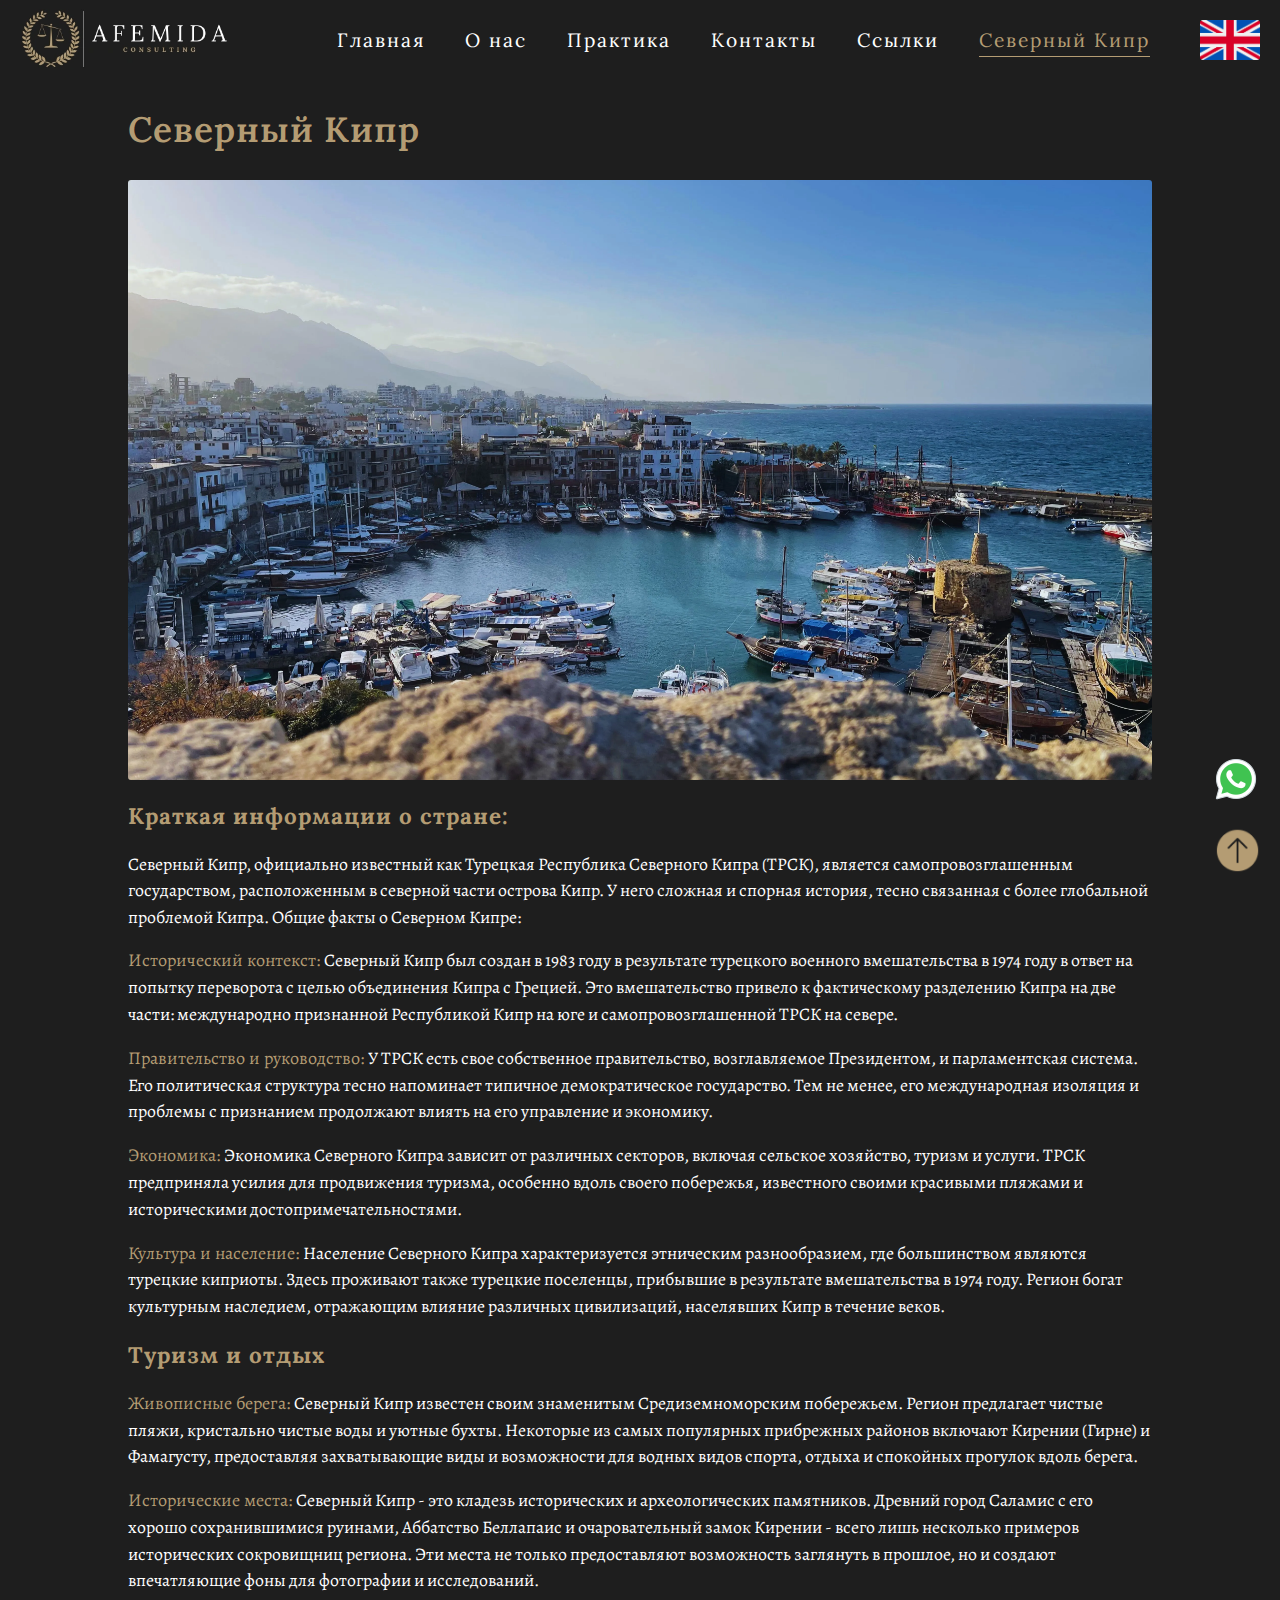
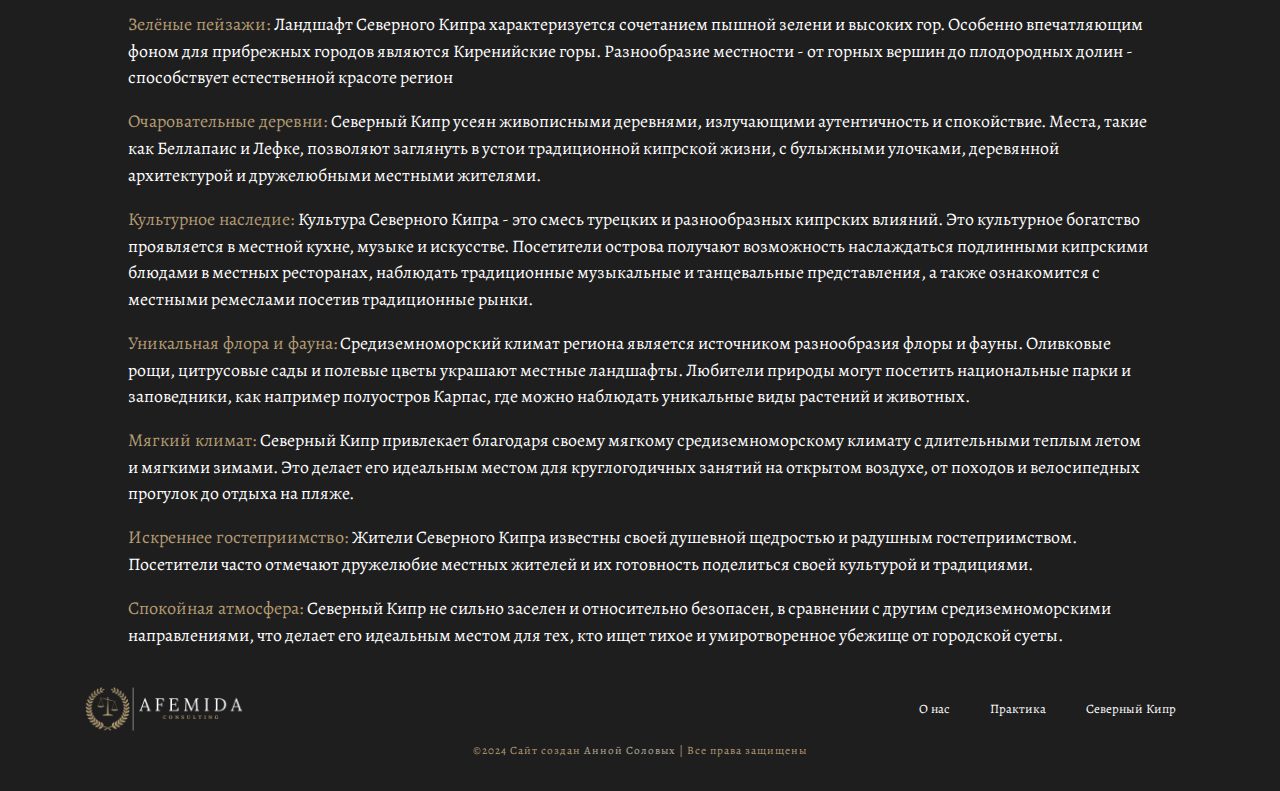
<file: ru/northern-cyprus.html>
<!DOCTYPE html>
<html lang="ru">
<head>
    <meta charset="UTF-8">
    <meta http-equiv="X-UA-Compatible" content="IE=edge">
    <meta name="viewport" content="width=device-width, initial-scale=1.0">
    
    <!-- SEO Meta Tags -->
    <meta name="description" content="Русскоязычная юридическая фирма AFEMIDA: откройте для себя исторические места, живописные пейзажи и уникальные культурные традиции Северного Кипра.">
    <meta name="keywords" content="Северный Кипр, AFEMIDA, юридические услуги, адвокат на русском, культура Северного Кипра">
    
    <!-- Open Graph Tags -->
    <meta property="og:type" content="website">
    <meta property="og:title" content="AFEMIDA | Северный Кипр: культура, история и природа">
    <meta property="og:description" content="Русскоязычная юридическая фирма AFEMIDA: откройте для себя исторические места, живописные пейзажи и уникальные культурные традиции Северного Кипра.">
    <meta property="og:url" content="https://www.afemida.com/ru/northern-cyprus.html">
    <meta property="og:image" content="https://www.afemida.com/assets/pictures/framed_logo.png">
    <meta property="og:image:alt" content="Логотип AFEMIDA – юридическая помощь на Северном Кипре">
    
    <!-- Language Alternates and Canonical -->
    <link rel="canonical" href="https://www.afemida.com/ru/northern-cyprus.html">
    <link rel="alternate" hreflang="en" href="https://www.afemida.com/en/northern-cyprus.html">
    <link rel="alternate" hreflang="ru" href="https://www.afemida.com/ru/northern-cyprus.html">
    
    <!-- Favicon -->
    <link rel="icon" type="image/x-icon" sizes="32x32" href="/assets/pictures/framed_logo.png">
    <link rel="shortcut icon" href="/assets/pictures/framed_logo.png">
    <link rel="apple-touch-icon" sizes="32x32" href="/assets/pictures/framed_logo.png">
    
    <!-- Stylesheets -->
    <link rel="stylesheet" href="/css/main.css">
    <link rel="stylesheet" href="/css/northern-cyprus.css">
    
    <title>AFEMIDA | Северный Кипр: культура, история и природа</title>
</head>
<body>
    <nav class="navbar" role="navigation">
        <a href="/ru/">
            <img class="navbar-logo" src="/assets/pictures/logo.webp" alt="AFEMIDA CONSULTING company's logo">
        </a>
        <div class="burger-icon" 
            role="button" 
            tabindex="0" 
            aria-label="Открыть меню" 
            aria-expanded="false" 
            aria-controls="navbar-menu"
            >
            <div class="line"></div>
            <div class="line"></div>
            <div class="line"></div>
        </div>
        <div class="navbar-menu">
            <a href="/ru/">Главная</a>
            <a href="/ru/#about">О нас</a>
            <a href="/ru/practice.html">Практика</a>
            <a href="/ru/#contact">Контакты</a>
            <a href="/ru/#links">Ссылки</a>
            <a href="/ru/northern-cyprus.html" class="active">Северный Кипр</a>
            <div id="languageSwitcher">
                <img src="/assets/icons/uk-flag.png" alt="the UK flag" id="enFlag">
                <img src="/assets/icons/ru-flag.png" alt="Russian flag" id="ruFlag">
            </div>
        </div>
    </nav>
    <header>
        <div class="title-wrapper">
            <h1>Северный Кипр</h1>
        </div>
    </header>
    <main>
        <section class="carousel-wrapper">
            <div class="carousel">
                <div class="slides">
                    <img class="slide" src="/assets/pictures/northern-cyprus/kyrenia harbour-1.webp" alt="A picturesque harbor view at sunset with boats docked in calm waters, old buildings lining the shore, and mountains in the distance." loading="lazy"> 
                    <img class="slide" src="/assets/pictures/northern-cyprus/cyprus.webp" alt="Scenic overlook of a luxury seaside resort with multiple swimming pools, lush gardens, and a clear view of the calm blue sea." loading="lazy">
                    <img class="slide" src="/assets/pictures/northern-cyprus/manzara.webp" alt= "Partly cloudy sky over ancient stone ruins with arched doorways, surrounded by manicured lawns and modern buildings in the background." loading="lazy">
                    <img class="slide" src="/assets/pictures/northern-cyprus/church.webp"  alt= "Wide-angle view of a historic stone archway with multiple arches under a clear blue sky, surrounded by modern buildings and a cobblestone plaza." loading="lazy">
                    <img class="slide" src="/assets/pictures/northern-cyprus/secret-travel-guide-O_7emptPfWM-unsplash.webp" alt="A stunning coastal view featuring crystal clear turquoise waters, rocky formations, and a view of a beachfront city in the distance." loading="lazy">
                    <img class="slide" src="/assets/pictures/northern-cyprus/spencer-watson-donkey.webp" alt="A solitary donkey standing on a sandy beach with a backdrop of gentle ocean waves and a clear blue sky." loading="lazy">
                    <img class="slide" src="/assets/pictures/northern-cyprus/omer-haktan-bulut-breakfast.webp" alt= "A vibrant overhead spread of a traditional breakfast with various dishes including eggs, meats, cheeses, and fresh fruits." loading="lazy">
                    <img class="slide" src="/assets/pictures/northern-cyprus/olga-pukhalskaya-cay.webp" alt="Close-up of a traditional glass of tea, illuminated by sunlight, casting a warm glow and a soft reflection on a wooden surface." loading="lazy">
                    <img class="slide" src="/assets/pictures/northern-cyprus/philippe-gauthier-eaOjEz8746k-unsplash.webp" alt="Bright orange fruit heavily laden on lush green citrus trees under a clear blue sky." loading="lazy">
                </div>
                <div class="controls">
                    <div class="control prev-slide"><img src="/assets/icons/icons8-triangle-arrow-left.png" alt="triange arrow to the left"/></div> 
                    <div class="control next-slide"><img src="/assets/icons/icons8-triangle-arrow-right.png" alt="triange arrow to the right"/></div>
                </div>
            </div>
        </section>
        
        <section class="text-wrapper">
            <div>
                <h2>Краткая информации о стране:</h2>
            </div>
            <div>
                <p>
                    Северный Кипр, официально известный как Турецкая Республика Северного Кипра (ТРСК), является самопровозглашенным государством, расположенным в северной части острова Кипр. У него сложная и спорная история, тесно связанная с более глобальной проблемой Кипра.  Общие факты о Северном Кипре:
                </p>
            </div>
            <div>
                <p>
                    <span>Исторический контекст: </span>
                    Северный Кипр был создан в 1983 году в результате турецкого военного вмешательства в 1974 году в ответ на попытку переворота с целью объединения Кипра с Грецией. Это вмешательство привело к фактическому разделению Кипра на две части: международно признанной Республикой Кипр на юге и самопровозглашенной ТРСК на севере.                </p>
            </div>
            <div>
                <p>
                    <span>Правительство и руководство: </span>
                    У ТРСК есть свое собственное правительство, возглавляемое Президентом, и парламентская система. Его политическая структура тесно напоминает типичное демократическое государство. Тем не менее, его международная изоляция и проблемы с признанием продолжают влиять на его управление и экономику.                </p>
            </div>
            <div>
                <p>
                    <span>Экономика: </span> 
                    Экономика Северного Кипра зависит от различных секторов, включая сельское хозяйство, туризм и услуги. ТРСК предприняла усилия для продвижения туризма, особенно вдоль своего побережья, известного своими красивыми пляжами и историческими достопримечательностями.                </p>
            </div>
            <div>
                <p>
                    <span>Культура и население: </span> 
                    Население Северного Кипра характеризуется этническим разнообразием, где большинством являются турецкие киприоты. Здесь проживают также турецкие поселенцы, прибывшие в результате вмешательства в 1974 году. Регион богат культурным наследием, отражающим влияние различных цивилизаций, населявших Кипр в течение веков.                </p>
            </div>
            <div>
                <h2>Туризм и отдых</h2>
            </div>
            <div>
                <p>
                    <span>Живописные берега: </span>
                    Северный Кипр известен своим знаменитым Средиземноморским побережьем. Регион предлагает чистые пляжи, кристально чистые воды и уютные бухты. Некоторые из самых популярных прибрежных районов включают Кирении (Гирне) и Фамагусту, предоставляя захватывающие виды и возможности для водных видов спорта, отдыха и спокойных прогулок вдоль берега.                </p>
            </div>
            <div>
                <p>
                    <span>Исторические места: </span>
                    Северный Кипр - это кладезь исторических и археологических памятников. Древний город Саламис с его хорошо сохранившимися руинами, Аббатство Беллапаис и очаровательный замок Кирении - всего лишь несколько примеров исторических сокровищниц региона. Эти места не только предоставляют возможность заглянуть в прошлое, но и создают впечатляющие фоны для фотографии и исследований.            </div>
            <div>
                <p>
                    <span>Зелёные пейзажи: </span>
                    Ландшафт Северного Кипра характеризуется сочетанием пышной зелени и высоких гор. Особенно впечатляющим фоном для прибрежных городов являются Киренийские горы. Разнообразие местности - от горных вершин до плодородных долин - способствует естественной красоте регион            </div>
            <div>
                <p> 
                    <span>Очаровательные деревни: </span>
                    Северный Кипр усеян живописными деревнями, излучающими аутентичность и спокойствие. Места, такие как Беллапаис и Лефке, позволяют заглянуть в устои традиционной кипрской жизни, с булыжными улочками, деревянной архитектурой и дружелюбными местными жителями.
                </div>
            <div>
                <p>
                    <span>Культурное наследие: </span>
                    Культура Северного Кипра - это смесь турецких и разнообразных кипрских влияний. Это культурное богатство проявляется в местной кухне, музыке и искусстве. Посетители острова получают возможность наслаждаться подлинными кипрскими блюдами в местных ресторанах, наблюдать традиционные музыкальные и танцевальные представления, а также ознакомится с местными ремеслами посетив традиционные рынки.                </p>
            </div>
            <div>
                <p>
                    <span>Уникальная флора и фауна:</span>
                    Средиземноморский климат региона является источником разнообразия флоры и фауны. Оливковые рощи, цитрусовые сады и полевые цветы украшают местные ландшафты. Любители природы могут посетить национальные парки и заповедники,  как например полуостров Карпас, где можно наблюдать уникальные виды растений и животных.                </p>
            </div>
            <div>
                <p> 
                    <span>Мягкий климат: </span>
                    Северный Кипр привлекает благодаря своему мягкому средиземноморскому климату с длительными теплым летом и мягкими зимами. Это делает его идеальным местом для круглогодичных занятий на открытом воздухе, от походов и велосипедных прогулок до отдыха на пляже.                </p>
            </div>
            <div>
                <p>
                    <span>Искреннее гостеприимство: </span>
                    Жители Северного Кипра известны своей душевной щедростью и радушным гостеприимством. Посетители часто отмечают дружелюбие местных жителей и их готовность поделиться своей культурой и традициями.                </p>
            </div>
            <div>
                <p>
                    <span>Спокойная атмосфера: </span>
                    Северный Кипр не сильно заселен и относительно безопасен,  в сравнении с другим средиземноморскими направлениями, что делает его идеальным местом для тех, кто ищет тихое и умиротворенное убежище от городской суеты.                </p>
            </div>
        </section>

        <section>
            <div class="contactActions-wrapper">
                <a href="https://wa.me/905428540070" target="_blank" aria-label="Связаться с нами через WhatsApp">
                    <img id="contactActions" src="/assets/icons/icons8-whatsapp-48.png" alt=""/>
                </a>
            </div>

            <div class="toTopButton-wrapper">
                <img 
                    id="toTopButton" 
                    onclick="topFunction()" 
                    src="/assets/icons/icons8-arrow-up-50.png" 
                    alt=""
                    role="button" 
                    aria-label="Прокрутить наверх"
                    />            
            </div> 
        </section>
    </main>

    <footer>
        <div class="wrapper">
            <div class="footer-about">
                <a href="/ru/">
                    <img class="footer-logo" src="/assets/pictures/logo.webp" alt="AFEMIDA CONSULTING company's logo"/>
                </a>
            </div>
            <div class="footer-nav">
                <a href="/ru/#about">О нас</a>
                <a href="/ru/practice.html">Практика</a>
                <a href="/ru/northern-cyprus.html">Северный Кипр</a>
            </div>
        </div>
        <div class="creator-wrapper">
            <p>&copy;2024 Сайт создан 
                <a href="https://www.linkedin.com/in/annasolovykh/">Анной Соловых</a>
                | Все права защищены
            </p>
        </div>
    </footer>

    <script src="/js/main.js"></script>
    <script src="/js/northern-cyprus.js"></script>
</body>
</html>
</file>
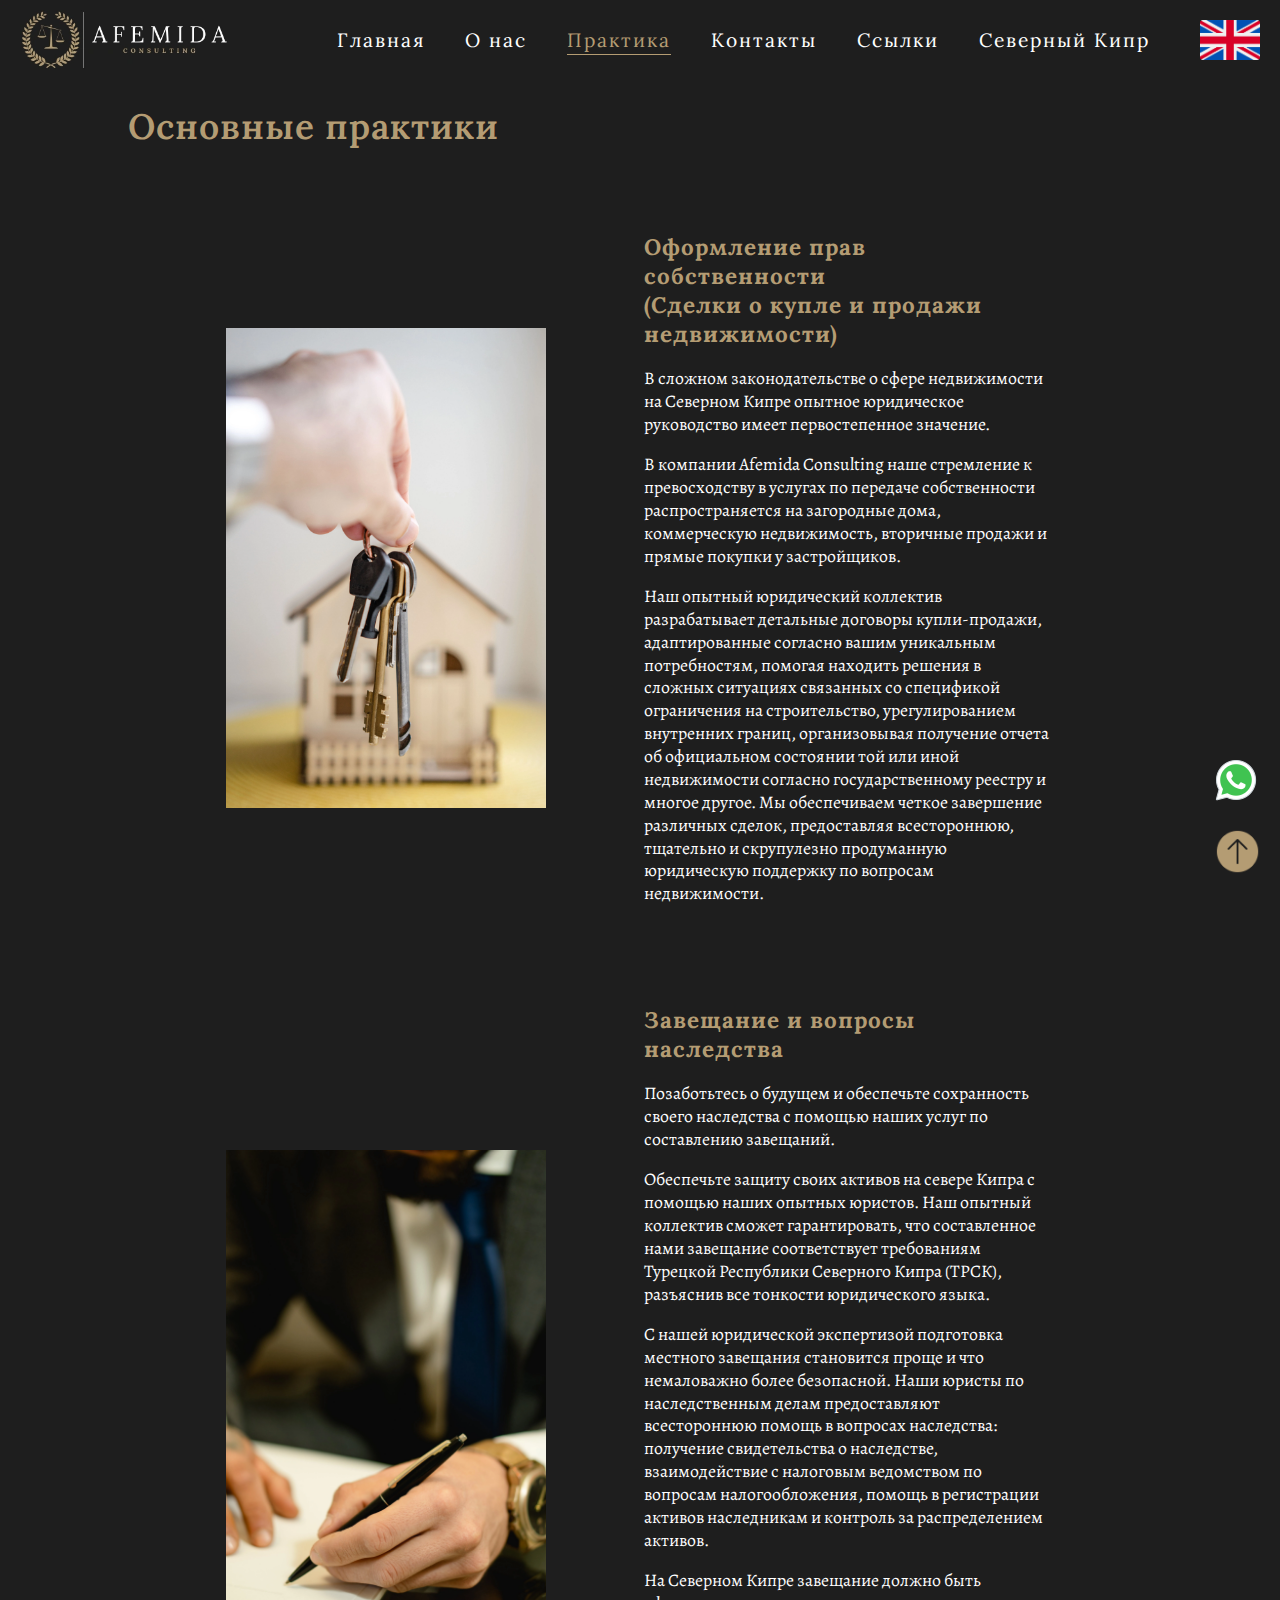
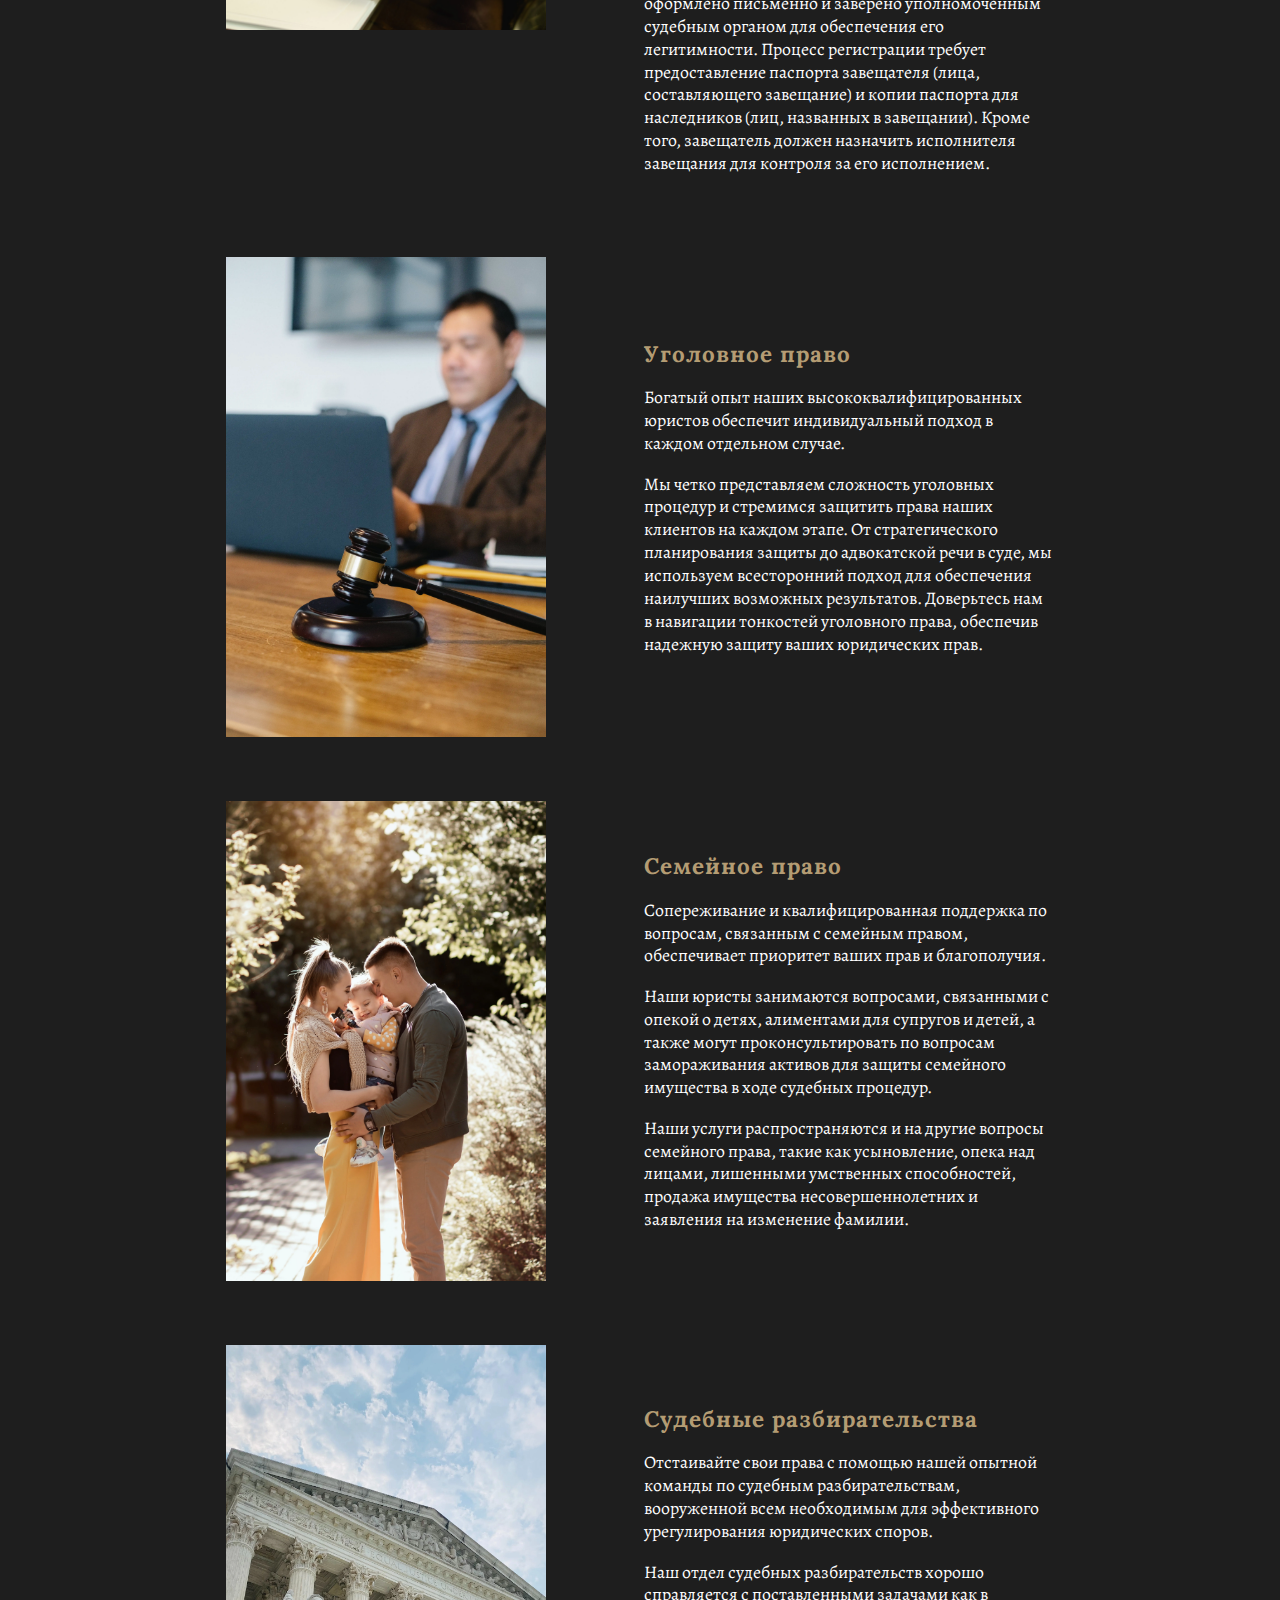
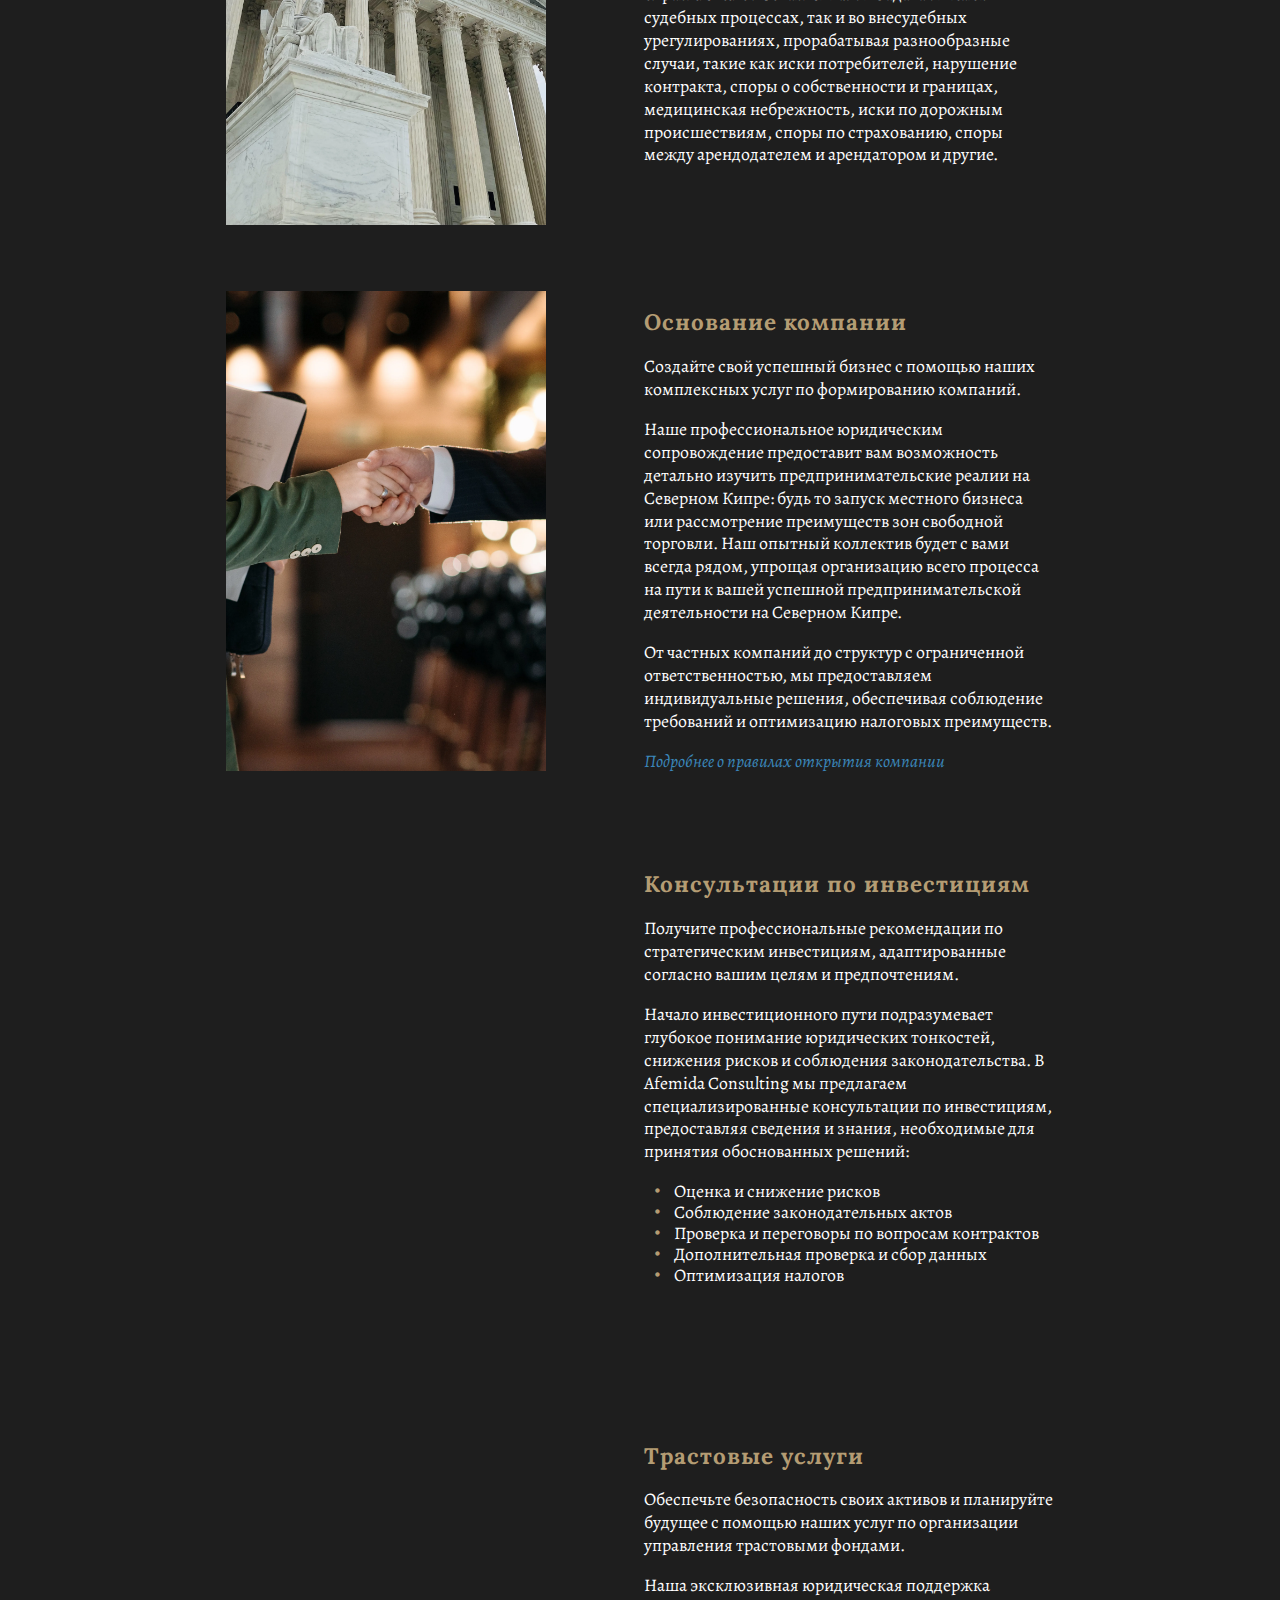
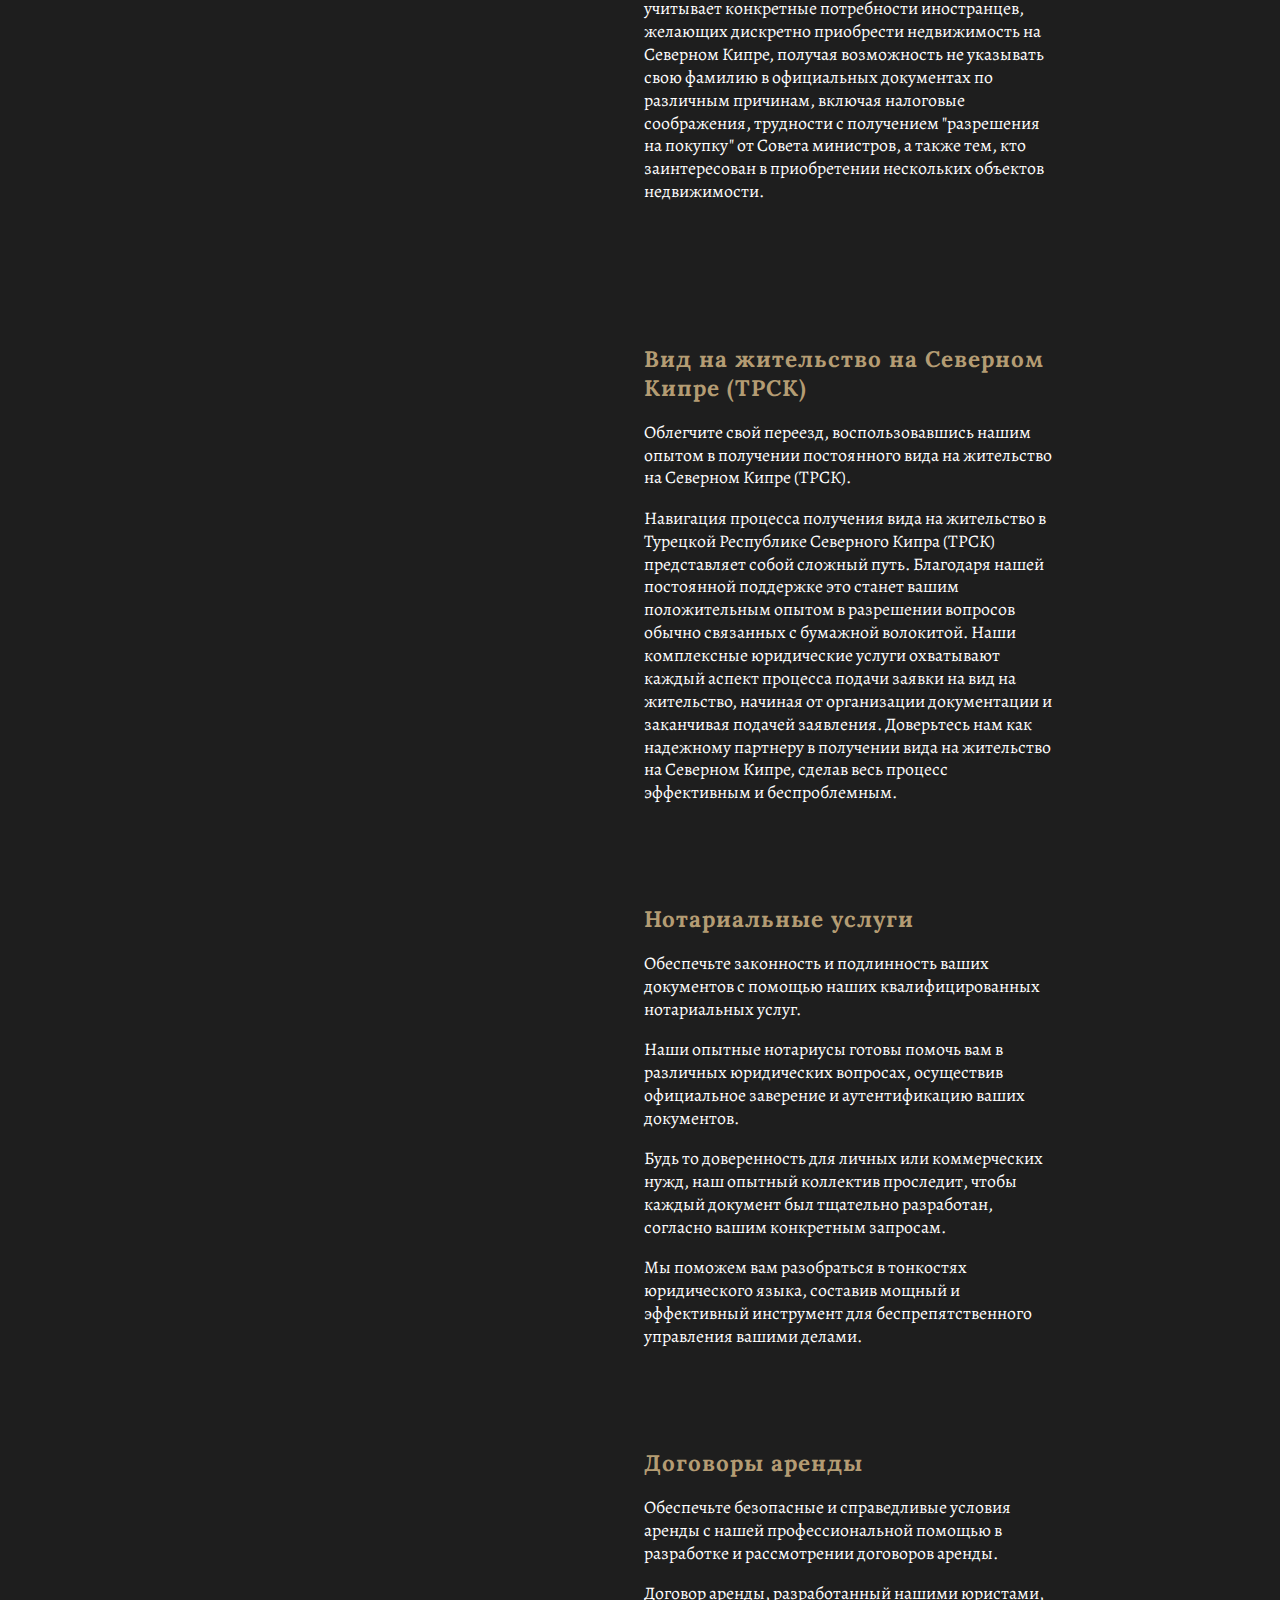
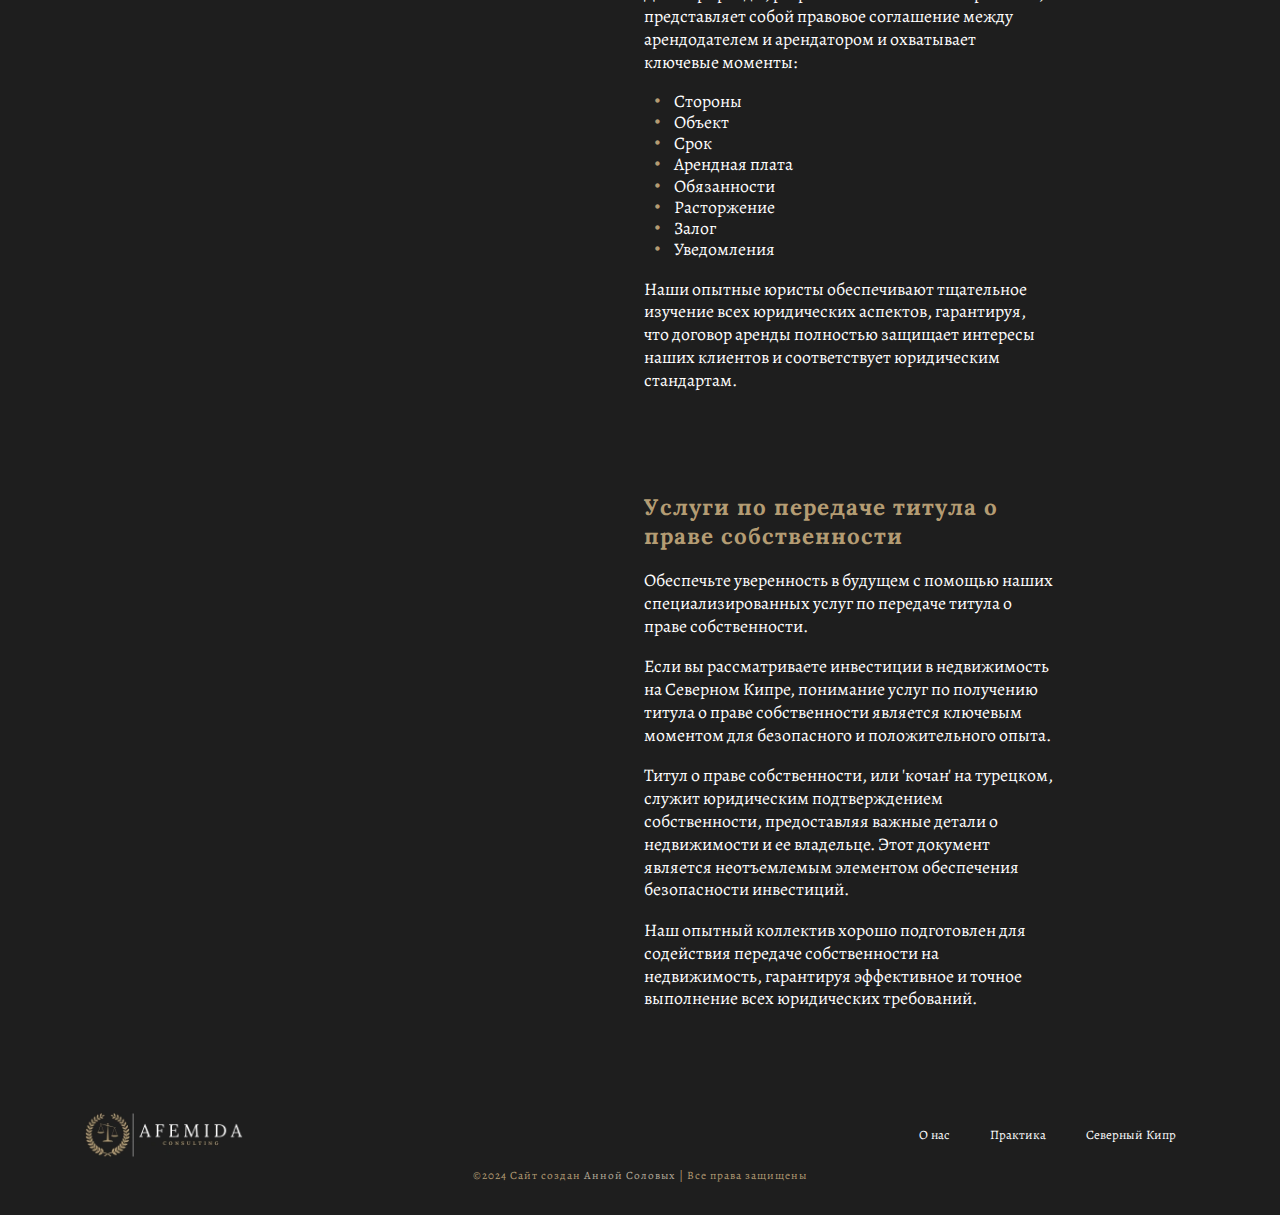
<file: ru/practice.html>
<!DOCTYPE html>
<html lang="ru">
<head>
   <meta charset="UTF-8">
   <meta http-equiv="X-UA-Compatible" content="IE=edge">
   <meta name="viewport" content="width=device-width, initial-scale=1.0, minimum-scale=1">
   
   <!-- SEO Meta Tags -->
   <meta name="description" content="AFEMIDA предлагает полный спектр юридических услуг на Северном Кипре на русском языке, включая недвижимость, ВНЖ, семейное и уголовное право, инвестиции и создание компаний. Наши квалифицированные адвокаты и юридические консультанты обеспечивают профессиональную поддержку в решении любых правовых вопросов с учетом индивидуальных потребностей клиентов.">
   <meta name="keywords" content="юридические услуги Северный Кипр, русскоговорящий адвокат, юрист на русском, недвижимость, ВНЖ, AFEMIDA">
   
   <!-- Open Graph Tags -->
   <meta property="og:type" content="website">
   <meta property="og:title" content="AFEMIDA | Юридическая Практика | Русскоговорящие адвокаты, юристы и нотариусы на Северном Кипре">
   <meta property="og:description" content="AFEMIDA предлагает полный спектр юридических услуг на Северном Кипре на русском языке, включая недвижимость, ВНЖ, семейное и уголовное право, инвестиции и создание компаний.">
   <meta property="og:url" content="https://www.afemida.com/ru/practice.html">
   <meta property="og:image" content="https://www.afemida.com/assets/pictures/framed_logo.png">
   <meta property="og:image:alt" content="Логотип AFEMIDA – юридическая помощь на Северном Кипре">
   
   <!-- Language Alternates and Canonical -->
   <link rel="canonical" href="https://www.afemida.com/ru/practice.html">
   <link rel="alternate" hreflang="en" href="https://www.afemida.com/en/practice.html">
   <link rel="alternate" hreflang="ru" href="https://www.afemida.com/ru/practice.html">
   
   <!-- Favicon -->
   <link rel="icon" type="image/x-icon" sizes="32x32" href="/assets/pictures/framed_logo.png">
   <link rel="shortcut icon" href="/assets/pictures/framed_logo.png">
   <link rel="apple-touch-icon" sizes="32x32" href="/assets/pictures/framed_logo.png">
   
   <!-- Stylesheets -->
   <link rel="stylesheet" href="/css/main.css">
   <link rel="stylesheet" href="/css/practice.css">
   <link rel="stylesheet" href="/css/ru.css">
   
   <title>AFEMIDA | Юридическая Практика | Русскоговорящие адвокаты, юристы и нотариусы на Северном Кипре</title>
</head>
<body>
    <nav class="navbar" role="navigation">
        <a href="/ru/">
            <img class="navbar-logo" src="/assets/pictures/logo.webp" alt="AFEMIDA CONSULTING company's logo">
        </a>
        <div class="burger-icon" 
            role="button" 
            tabindex="0" 
            aria-label="Открыть меню" 
            aria-expanded="false" 
            aria-controls="navbar-menu"
            >
            <div class="line"></div>
            <div class="line"></div>
            <div class="line"></div>
        </div>
        <div class="navbar-menu">
            <a href="/ru/">Главная</a>
            <a href="/ru/#about">О нас</a>
            <a href="/ru/practice.html" class="active">Практика</a>
            <a href="/ru/#contact">Контакты</a>
            <a href="/ru/#links">Ссылки</a>
            <a href="/ru/northern-cyprus.html">Северный Кипр</a>
            <div id="languageSwitcher">
                <img src="/assets/icons/uk-flag.png" alt="the UK flag" id="enFlag">
                <img src="/assets/icons/ru-flag.png" alt="Russian flag" id="ruFlag">
            </div>
        </div>
    </nav>

    <header>
        <div class="title-wrapper">
            <h1>Основные практики</h1>
        </div>
    </header>

    <main>
        <section class="text-wrapper">
            <div id="conveyancing" class="practice-area-wrapper">
                <img src="/assets/pictures/practice/Buy-sell property.webp" alt="A hand holding a key."/>
                <div class="practice-area-text-wrapper">
                    <h2>
                        Оформление прав собственности <br/>(Сделки о купле и продажи недвижимости)
                    </h2>
                    <p>
                        В сложном законодательстве о сфере недвижимости на Северном Кипре опытное юридическое руководство имеет первостепенное значение.                    </p>
                    <p>
                        В компании Afemida Consulting наше стремление к превосходству в услугах по передаче собственности распространяется на загородные дома, коммерческую недвижимость, вторичные продажи и прямые покупки у застройщиков.                    </p>
                    <p>
                        Наш опытный юридический коллектив разрабатывает детальные договоры купли-продажи, адаптированные согласно вашим уникальным потребностям, помогая находить решения в сложных ситуациях связанных со спецификой ограничения на строительство, урегулированием внутренних границ, организовывая получение отчета об официальном состоянии той или иной недвижимости согласно государственному реестру и многое другое. Мы обеспечиваем четкое завершение различных сделок, предоставляя всестороннюю, тщательно и скрупулезно продуманную юридическую поддержку по вопросам недвижимости.                    </p>
                </div>
            </div>

            <div id="willsProbate" class="practice-area-wrapper">
                <img src="/assets/pictures/practice/wills and probate.webp"  alt="A hand holding a pen" loading="lazy"/>
                <div class="practice-area-text-wrapper">
                    <h2>
                        Завещание и вопросы наследства
                    </h2>
                    <p>
                        Позаботьтесь о будущем и обеспечьте сохранность своего наследства с помощью наших услуг по составлению завещаний.
                    </p>
                    <p>
                        Обеспечьте защиту своих активов на севере Кипра с помощью наших опытных юристов. Наш опытный коллектив сможет гарантировать, что составленное нами завещание соответствует требованиям Турецкой Республики Северного Кипра (ТРСК), разъяснив все тонкости юридического языка.                    
                    </p>
                    <p>
                        С нашей юридической экспертизой подготовка местного завещания становится проще и что немаловажно более безопасной.
                        Наши юристы по наследственным делам предоставляют всестороннюю помощь в вопросах наследства: получение свидетельства о наследстве, взаимодействие с налоговым ведомством по вопросам налогообложения, помощь в регистрации активов наследникам и контроль за распределением активов.
                    </p>
                    <p>
                        На Северном Кипре завещание должно быть оформлено письменно и заверено уполномоченным судебным органом для обеспечения его легитимности. Процесс регистрации требует предоставление паспорта завещателя (лица, составляющего завещание) и копии паспорта для наследников (лиц, названных в завещании). Кроме того, завещатель должен назначить исполнителя завещания для контроля за его исполнением.
                    </p>
                </div>
            </div>

            <div id="criminal" class="practice-area-wrapper">
                <img src="/assets/pictures/practice/criminal law.webp" alt="A man at the computer presumebly a judge." loading="lazy"/>
                <div class="practice-area-text-wrapper">
                    <h2>
                        Уголовное право
                    </h2>
                    <p>
                        Богатый опыт наших высококвалифицированных юристов обеспечит индивидуальный подход в каждом отдельном случае. 
                    </p>
                    <p>
                        Мы четко представляем сложность уголовных процедур и стремимся защитить права наших клиентов на каждом этапе. От стратегического планирования защиты до адвокатской речи в суде, мы используем всесторонний подход для обеспечения наилучших возможных результатов. Доверьтесь нам в навигации тонкостей уголовного права, обеспечив надежную защиту ваших юридических прав.
                    </p>
                </div>
            </div>

            <div id="family" class="practice-area-wrapper">
                <img src="/assets/pictures/practice/family law.webp" alt="A happy couple with a child." loading="lazy"/>
                <div class="practice-area-text-wrapper">
                    <h2>
                        Семейное право
                    </h2>
                    <p>
                        Сопереживание и квалифицированная поддержка по вопросам, связанным с семейным правом, обеспечивает приоритет ваших прав и благополучия.                     
                    </p>
                    <p>
                        Наши юристы занимаются вопросами, связанными с опекой о детях, алиментами для супругов и детей, а также могут проконсультировать по вопросам замораживания активов для защиты семейного имущества в ходе судебных процедур.                    
                    </p>
                    <p>
                        Наши услуги распространяются и на другие вопросы семейного права, такие как усыновление, опека над лицами, лишенными умственных способностей, продажа имущества несовершеннолетних и заявления на изменение фамилии.
                    </p>
                </div>
            </div>

            <div id="litigation" class="practice-area-wrapper">
                <img src="/assets/pictures/practice/litigation.webp" alt="A court building." loading="lazy"/>
                <div class="practice-area-text-wrapper">
                    <h2>
                        Судебные разбирательства
                    </h2>
                    <p>
                        Отстаивайте свои права с помощью нашей опытной команды по судебным разбирательствам, вооруженной всем необходимым для эффективного урегулирования юридических споров.
                    </p>
                    <p>
                        Наш отдел судебных разбирательств хорошо справляется с поставленными задачами как в судебных процессах, так и во внесудебных урегулированиях, прорабатывая разнообразные случаи, такие как иски потребителей, нарушение контракта, споры о собственности и границах, медицинская небрежность, иски по дорожным происшествиям, споры по страхованию, споры между арендодателем и арендатором и другие.
                    </p>
                </div>
            </div>

            <div id="companyFormation" class="practice-area-wrapper">
                <img src="/assets/pictures/practice/company formation.webp" alt="Two men shaking hands." loading="lazy"/>
                <div class="practice-area-text-wrapper">
                    <h2>
                        Основание компании
                    </h2>
                    <p>
                        Создайте свой успешный бизнес с помощью наших комплексных услуг по формированию компаний.                    
                    </p>
                    <p>
                        Наше профессиональное юридическим сопровождение предоставит вам возможность детально изучить предпринимательские реалии на Северном Кипре: будь то запуск местного бизнеса или рассмотрение преимуществ зон свободной торговли. Наш опытный коллектив будет с вами всегда рядом, упрощая организацию всего процесса на пути к вашей успешной предпринимательской деятельности на Северном Кипре.
                    </p>
                    <p>
                        От частных компаний до структур с ограниченной ответственностью, мы предоставляем индивидуальные решения, обеспечивая соблюдение требований и оптимизацию налоговых преимуществ.
                    </p>
                    <a href="/ru/company-formation.html"> Подробнее о правилах открытия компании</a>
                </div>
            </div>

            <div id="investment" class="practice-area-wrapper">
                <img src="/assets/pictures/practice/investment.webp" alt="A bag with money." loading="lazy"/>
                <div class="practice-area-text-wrapper">
                    <h2>
                        Консультации по инвестициям
                    </h2>
                    <p>
                        Получите профессиональные рекомендации по стратегическим инвестициям, адаптированные согласно вашим целям и предпочтениям. 
                    </p>
                    <p>
                        Начало инвестиционного пути подразумевает глубокое понимание юридических тонкостей, снижения рисков и соблюдения законодательства. В Afemida Consulting мы предлагаем специализированные консультации по инвестициям, предоставляя сведения и знания, необходимые для принятия обоснованных решений: 
                    </p>
                    <ul>
                        <li>Оценка и снижение рисков</li>
                        <li>Соблюдение законодательных актов</li>
                        <li>Проверка и переговоры по вопросам контрактов</li>
                        <li>Дополнительная проверка и сбор данных</li>
                        <li>Оптимизация налогов</li>
                    </ul>
                </div>
            </div>

            <div id="trust" class="practice-area-wrapper">
                <img src="/assets/pictures/practice/Trust services.webp" alt="A person listening carefully to another person." loading="lazy"/>
                <div class="practice-area-text-wrapper">
                    <h2>
                        Трастовые услуги
                    </h2>
                    <p>
                        Обеспечьте безопасность своих активов и планируйте будущее с помощью наших услуг по организации управления трастовыми фондами. 
                    </p>
                    <p>
                        Наша эксклюзивная юридическая поддержка учитывает конкретные потребности иностранцев, желающих дискретно приобрести недвижимость на Северном Кипре, получая возможность не указывать свою фамилию в официальных документах по различным причинам, включая налоговые соображения, трудности с получением "разрешения на покупку" от Совета министров, а также тем, кто заинтересован в приобретении нескольких объектов недвижимости.
                    </p>
                </div>
            </div>

            <div id="residency" class="practice-area-wrapper">
                <img src="/assets/pictures/practice/TRNC Residency.webp" alt="A cottage with a pool." loading="lazy"/>
                <div class="practice-area-text-wrapper">
                    <h2>
                        Вид на жительство на Северном Кипре (ТРСК)
                    </h2>
                    <p>
                        Облегчите свой переезд, воспользовавшись нашим опытом в получении постоянного вида на жительство на Северном Кипре (ТРСК). 
                    </p>
                    <p>
                        Навигация процесса получения вида на жительство в Турецкой Республике Северного Кипра (ТРСК) представляет собой сложный путь. Благодаря нашей постоянной поддержке это станет вашим положительным опытом в разрешении вопросов обычно связанных с бумажной волокитой. Наши комплексные юридические услуги охватывают каждый аспект процесса подачи заявки на вид на жительство, начиная от организации документации и заканчивая подачей заявления. Доверьтесь нам как надежному партнеру в получении вида на жительство на Северном Кипре, сделав весь процесс эффективным и беспроблемным.
                    </p>
                </div>
            </div>

            <div id="notary" class="practice-area-wrapper">
                <img src="/assets/pictures/practice/Notary services.webp" alt="A person signing a document." loading="lazy"/>
                <div class="practice-area-text-wrapper">
                    <h2>
                        Нотариальные услуги
                    </h2>
                    <p>
                        Обеспечьте законность и подлинность ваших документов с помощью наших квалифицированных нотариальных услуг.
                    </p>
                    <p>
                        Наши опытные нотариусы готовы помочь вам в различных юридических вопросах, осуществив официальное заверение и аутентификацию ваших документов.
                    </p>
                    <p>
                        Будь то доверенность для личных или коммерческих нужд, наш опытный коллектив проследит, чтобы каждый документ был тщательно разработан, согласно вашим конкретным запросам.
                    </p>
                    <p>
                        Мы поможем вам разобраться в тонкостях юридического языка, составив мощный и эффективный инструмент для беспрепятственного управления вашими делами.
                    </p>
                </div>
            </div>

            <div class="practice-area-wrapper">
                <img src="/assets/pictures/practice/rental agreement.webp" alt="A person holding a key." loading="lazy"/>
                <div id="rentalAgreements" class="practice-area-text-wrapper">
                    <h2>
                        Договоры аренды
                    </h2>
                    <p>
                        Обеспечьте безопасные и справедливые условия аренды с нашей профессиональной помощью в разработке и рассмотрении договоров аренды.
                    </p>
                    <p>
                        Договор аренды, разработанный нашими юристами, представляет собой правовое соглашение между арендодателем и арендатором и охватывает ключевые моменты:
                    </p>
                    <ul>
                        <li>Стороны</li>
                        <li>Объект</li>
                        <li>Срок</li>
                        <li>Арендная плата</li>
                        <li>Обязанности</li>
                        <li>Расторжение</li>
                        <li>Залог</li>
                        <li>Уведомления</li>
                    </ul>
                    <p>
                        Наши опытные юристы обеспечивают тщательное изучение всех юридических аспектов, гарантируя, что договор аренды полностью защищает интересы наших клиентов и соответствует юридическим стандартам.
                    </p>
                </div>
            </div>


            <div id="titleDeed" class="practice-area-wrapper">
                <img src="/assets/pictures/practice/title deed.webp" alt="A person holding a sign saying 'SOLD'" loading="lazy"/>
                <div class="practice-area-text-wrapper">
                    <h2>
                        Услуги по передаче титула о праве собственности
                    </h2>
                    <p>
                        Обеспечьте уверенность в будущем с помощью наших специализированных услуг по передаче титула о праве собственности.
                    </p>
                    <p>
                        Если вы рассматриваете инвестиции в недвижимость на Северном Кипре, понимание услуг по получению титула о праве собственности является ключевым моментом для безопасного и положительного опыта.
                    </p>
                    <p>
                        Титул о праве собственности, или 'кочан' на турецком, служит юридическим подтверждением собственности, предоставляя важные детали о недвижимости и ее владельце. Этот документ является неотъемлемым элементом обеспечения безопасности инвестиций.
                    </p>
                    <p>
                        Наш опытный коллектив хорошо подготовлен для содействия передаче собственности на недвижимость, гарантируя эффективное и точное выполнение всех юридических требований.
                    </p>
                </div>
            </div>
        
        </section>

        <section>
            <div class="contactActions-wrapper">
                <a href="https://wa.me/905428540070" target="_blank" aria-label="Связаться с нами через WhatsApp">
                    <img id="contactActions" src="/assets/icons/icons8-whatsapp-48.png" alt=""/>
                </a>
            </div>

            <div class="toTopButton-wrapper">
                <img 
                    id="toTopButton" 
                    onclick="topFunction()" 
                    src="/assets/icons/icons8-arrow-up-50.png" 
                    alt=""
                    role="button" 
                    aria-label="Прокрутить наверх"
                    />
            </div> 
        </section>
    </main>


    <footer>
        <div class="wrapper">
            <div class="footer-about">
                <a href="/ru/">
                    <img class="footer-logo" src="/assets/pictures/logo.webp" alt="AFEMIDA CONSULTING company's logo"/>
                </a>
            </div>
            <div class="footer-nav">
                <a href="/ru/#about">О нас</a>
                <a href="/ru/practice.html">Практика</a>
                <a href="/ru/northern-cyprus.html">Северный Кипр</a>
            </div>
        </div>
        <div class="creator-wrapper">
            <p>&copy;2024 Сайт создан 
                <a href="https://www.linkedin.com/in/annasolovykh/">Анной Соловых</a>
                | Все права защищены
            </p>
        </div>
    </footer>
    
    <script src="/js/main.js"></script>  
    <script src="/js/ru.js"></script>
</body>
</html>
</file>
<file: css/main.css>
@import url('https://fonts.googleapis.com/css2?family=Alegreya&family=Lora&display=swap');

body {
    margin: 0;
    padding: 0;
    font-family: 'Alegreya', serif;
    font-weight: 200;
    line-height: 1.5; 
    color: #000000;
    font-size: clamp(1rem, 2vw, 1.1rem);
    background-color: #1E1E1E;
}

*, *::before, *::after {
    box-sizing: border-box;
}

html {
    overflow-x: hidden;
    scroll-behavior: smooth;
}

a { 
    text-decoration: none;
    color: inherit;
}

a:hover {
    color: #B49C73; 
    transition: all 0.3s ease-in-out;
}

h2 {
    font-family: 'Lora', serif;
    color: #B49C73;
}

/* navbar */

.navbar {
    display: flex;
    justify-content: space-between;
    align-items: center;
    background-color: #1E1E1E;
    padding: 0 20px;
    height: 80px;
    position: sticky; 
    top: 0;
    z-index: 20; 
}

.navbar-logo {
    margin-top: 5px;
    height: 60px; 
}

.navbar-menu {
    list-style: none;
    display: flex;
    align-items: center;
}

.navbar-menu a {
    font-family: 'Lora', serif;
    letter-spacing: 2px;
    font-weight: 200;
    color: #FFFFFF;
    font-size: clamp(1rem, 2vw, 1.2rem);
    margin: -30px 20px;
    position: relative;
    display: inline-block; 
    transition: all 0.5s ease-in-out;
}

.navbar-menu a::after {
    content: '';
    position: absolute;
    width: 0;
    height: 1.5px; 
    bottom: -3px;
    left: 0;
    background-color: #B49C73; 
    visibility: hidden;
    transition: all 0.3s ease-in-out;
    color: #B49C73;
}

.navbar-menu a:hover::after {
    visibility: visible;
    width: 100%;
}

.navbar-menu a:hover {
    color: #B49C73; 
}

.navbar-menu a.active::after {
    visibility: visible;
    width: 100%;
}

.navbar-menu a.active {
    color: #B49C73;
}

.burger-icon {
    margin-top: -7px;
    display: none;
    cursor: pointer;
    position: relative;
}

.burger-icon .line {
    width: 25px;
    height: 3px;
    background-color: #B49C73; 
    margin: 8px 0;
    transition: all 0.3s ease;
}

.navbar-menu {
    display: flex;
}

@media screen and (max-width: 1024px) {
    .navbar-menu {
        list-style: none;
        position: absolute;
        top: 80px;
        right: 0;
        width: 100%;
        height: 95vh;
        background-color: #1E1E1E;
        flex-direction: column;
        align-items: flex-end;
        justify-content: space-evenly;
        transform: translateX(100%);
        transition: transform 0.5s ease, opacity 0.5s ease;
        opacity: 0;
        display: none;
    }
    
    .navbar-menu a:hover::after {
        visibility: hidden;
    }

    .burger-icon {
        display: block;
        position: absolute;
        top: 25px; 
        right: 20px; 
    }

    .navbar-menu.active {
        transform: translateX(0);
        opacity: 0.95;
        display: flex;
        flex-direction: column;
        z-index: 3;
    }

    .navbar-logo {
        position: absolute; 
        top: 10px; 
        left: 10px; 
        margin: 0; 
    } 
    
    .burger-icon.toggle .line:nth-child(1) {
        transform: rotate(45deg) translate(8px, 10px);
    }
    
    .burger-icon.toggle .line:nth-child(2) {
        opacity: 0;
    }
    
    .burger-icon.toggle .line:nth-child(3) {
        transform: rotate(-45deg) translate(6px, -7px);
    }
}

@media screen and (max-width: 769px) {
    .navbar-menu{
        height: 92vh;
    } 
} 

#languageSwitcher {
    cursor: pointer;
    margin: 0 0 0 30px;
    transition: opacity 0.3s ease; 
}

@media screen and (max-width: 1024px) { 
    #languageSwitcher {
        margin: 20px 30px;
    }
}

#languageSwitcher:hover {
    opacity: 0.7; 
}

#languageSwitcher img {
    height: 2.5rem; 
    width: auto;
    border-radius: 3px;
}

#enFlag {
    display: none;
}

/* header */

.text-wrapper, .title-wrapper  {
    width: 80%; 
    margin: auto; 
    color: #FFFFFF;
}

.title-wrapper h1 {
    font-family: 'Lora', serif;
    letter-spacing: 1px;
    font-weight: 600;
    color: #B49C73;
}

.text-wrapper h2 {
    font-size: 1.4rem;
    letter-spacing: 1px;
}

.text-wrapper h3 {
    font-family: 'Lora', serif;
    font-size: clamp(1.1rem, 2vw, 1.2rem);
    letter-spacing: 1px;
    color :#B49C73;
}

.text-wrapper ul {
    list-style-type: none; 
    padding-left: 10px;
}

.text-wrapper ul li {
    position: relative;
    padding-left: 20px; 
}

.text-wrapper ul li::before {
    content: '\2022'; 
    color: #B49C73; 
    font-size: 20px;
    position: absolute;
    left: 0; 
    top: -4px; 
}

.text-wrapper ol {
    list-style-type: none;
    padding-left: 10px;
}

.text-wrapper ol li {
    position: relative;
    padding-left: 30px;
    counter-increment: item; 
}

.text-wrapper ol li::before {
    content: counter(item) '. ';
    color: #B49C73;
    font-size: 20px;
    position: absolute;
    left: 0;
    top: -4px; 
}

@media (max-width: 768px) { 
    .title-wrapper h1 {
        font-size: 1.5rem;
    }
    .text-wrapper h2 {
        font-size: 1.15rem;
    }
    
}

/* contacts; footer */

.contactActions-wrapper {
    position: fixed; 
    right: 20px; 
    bottom: 90px; 
    width: auto; 
    z-index: 10; 
}

#contactActions {
    transition: all 0.3s ease-in-out, opacity 0.3s; 
    animation: pulse 2.5s infinite; 
}

@keyframes pulse {
    0% {
        transform: scale(1);
        opacity: 1;
    }
    50% {
        transform: scale(1.2);
        opacity: 0.7;
    }
    100% {
        transform: scale(1);
        opacity: 1;
    }
}

#contactActions:hover {
    animation: none;
    transform: scale(1.2); 
}


.toTopButton-wrapper {
    position: fixed; 
    right: 20px; 
    bottom: 20px; 
    width: auto; 
    z-index: 10; 
}

#toTopButton {
    width: 45px;
    cursor: pointer;
}

#toTopButton:hover {
    opacity: 0.7;
    transition: all 0.3s ease-in-out;
}

#contact, footer {
    padding: 20px;
    margin: auto;
    width: 90%;
}

.wrapper {
    display: flex;
    justify-content: space-between;
    align-items: center;
    color: white;
}

@media (max-width: 820px) {
    .grid-wrapper {
        flex-direction: column;
        align-items: flex-start;
    }
}

footer {
    font-size: clamp(0.7rem, 2vw, 0.8rem);
}

.footer-about {
    display: flex;
    flex-direction: column;
    justify-content: center;
    align-items: center;
}

.footer-nav {
    width: 100%;
    display: flex;
    justify-content:flex-end;
    align-items: center;
}

.footer-nav a {
    margin: 0 20px;
}

.footer-logo {
    width: 10rem;
    height: auto;
    vertical-align: middle;
}

@media (max-width: 768px) {
    .footer-logo {
        width: 5.5rem;
        height: auto;
    }
    .footer-nav {
        margin-right: 5px;
    }
    .footer-nav a{
        margin: 0 5px;
    }
    .contactActions-wrapper {
        bottom: 70px; 
        right: 5px; 
    }
    .toTopButton-wrapper {
        right: 5px; 
        bottom: 10px;
    }
    #toTopButton {
        width: 40px;
    }
    #contactActions {
        width: 40px;
    }
}

.creator-wrapper {
    display: flex;
    justify-content: center;
    letter-spacing: 1px;
    font-size: 0.7rem;
}

.creator-wrapper p {
    color: #B49C73;
    font-size: 0.7rem;
}

.creator-wrapper a {
    color: #b4ab9a;
    position: relative;
    display: inline-block; 
    transition: all 0.5s ease-in-out;
    font-size: 0.7rem;
}

.creator-wrapper a::after {
    content: '';
    position: absolute;
    width: 0;
    height: 0.5px; 
    bottom: -3px;
    left: 0;
    background-color: #FFFFFF; 
    visibility: hidden;
    transition: all 0.3s ease-in-out;
}

.creator-wrapper a:hover::after {
    visibility: visible;
    width: 100%;
}

.creator-wrapper a:hover {
    color: #FFFFFF;
}

.creator-wrapper a.active::after {
    visibility: visible;
    width: 100%;
}

@media (max-width: 768px) { 
    .creator-wrapper {
        letter-spacing: 1px;
    }
    .creator-wrapper p,
    .creator-wrapper a {
        font-size: 0.6rem;
    }
    .creator-wrapper a:hover::after {
        visibility: hidden;
    }
}
</file>
<file: css/index.css>
/* header */

.hero-background {
    position: relative; 
    display: flex;
    align-items: flex-end;
    justify-content: center;
    height: 92vh;
}

.hero-background::before {
    content: "";
    position: absolute;
    top: 0;
    left: 0;
    right: 0;
    bottom: 0;
    background-image: url('/assets/pictures/pexels-pavel-danilyuk-hero-bg-cropped.webp');
    background-size: cover;
    background-position: right top;
    z-index: -1;
}

.hero-content {
    font-family: 'Lora', serif;
    text-align: left;
    width: 100%;
    padding-left: 5%;
    z-index: 1;

    height: 100%;
    position: relative;
}

.hero-content-text {
    top: 40%;
    position: absolute;
}

.hero-title-line-one  {
    color: white;
    letter-spacing: 5px;
    line-height: 0.4;
    font-size: 2.5rem;
}

.hero-title-line-two {
    color: white;
    font-weight: 200;
    letter-spacing: 3px;
    font-size: 2rem;
    text-transform: uppercase;
}

.hero-title-line-three {
    color: white;
    font-weight: 200;
    letter-spacing: 3px;
    line-height: 2;
    font-size: 1.7rem;
}

.hero-button {
    top: 82%;
    position: absolute;
    letter-spacing: 1px;
    color: white;
    font-family: 'Lora', serif;
    background-color: #B49C73;
    background-repeat: no-repeat; 
    border-radius: 3px; 
    border: none;
    padding: 15px 25px;
    font-size: clamp(1rem, 2vw, 1.5rem);
    cursor: pointer;
    transition: background-color 0.3s ease-in-out, color 0.3s ease; 
}

.hero-button:hover {
    background-color: #1E1E1E;
    color: #B49C73;
}

@media only screen and (min-width: 993px) {
    .hero-title-line-one  {
        font-size: 2.5rem;
    }
    .hero-title-line-two {
        font-size: 2rem;
    }
    
    .hero-title-line-three {
        font-size: 1.7rem;
    }
    .hero-button {
        font-size: 1.5rem;
    }
}

@media only screen and (max-width: 1024px) {
    .hero-content {
        padding-left: 0;
    }
    .hero-content-text {
        top: 47%;
        width: 100%;
        padding: 10px;
        position: relative;
        background: rgba(0, 0, 0, 0.334); 
    }
    .hero-title-line-one,
    .hero-title-line-two,
    .hero-title-line-three {
        margin-left: 10px;
    }
    .hero-title-line-one  {
        font-size: 2.5rem;
    }
    .hero-title-line-two {
        font-size: 1.7rem;
    }
    .hero-title-line-three {
        font-size: 1.5rem;
    }
    .hero-button {
        margin-left: 20px;
        font-size: 1.5rem;
    }
}

@media screen and (max-width: 769px) {
    .hero-background {
        height: 60vh;
    } 
    .hero-background::before {
        background-image: url('/assets/pictures/pexels-pavel-danilyuk-hero-bg-cropped-woman.webp');
        background-size: cover;
        background-repeat: no-repeat;
        background-position: right; 
    }
    .hero-content-text {
        top: 50%;
    }
    .hero-button {
        top: 87%;
        font-size: 1.3rem;
    }    
    .hero-title-line-one  {
        font-size: 2.4rem;
    }
    .hero-title-line-two {
        font-size: 1.5rem;
    }
    .hero-title-line-three {
        top: 80%;
        font-size: 1.3rem;
        line-height: 1;
    }
}

@media screen and (max-width: 481px) {
    .hero-background {
        height: 50vh;
    } 
    .hero-title-line-one  {
        font-size: 1.8rem;
    }
    .hero-title-line-two {
        font-size: 1.2rem;
    }
    .hero-title-line-three {
        font-size: 1.1rem;
    }
    .hero-button {
        top: 80%;
        font-size: 1.2rem;
    } 
}

@media screen and (min-width:390px) and (max-width: 430px) {
    .hero-background::before {
        background-position:  80% 20%; 
    }    
}

/* main */

/* mission */
#mission {
    background-color: #FFFFFF;
}

.mission-content {
    padding: 20px;
    width: 90%;
    margin: auto;
}

.values-wrapper {
    display: flex;
    justify-content: space-between;
    align-items: baseline;
}

.single-value {
    width: 400px;
    margin: 0 5px;
}

.single-value h3 {
    font-size: 1.2rem;
    font-family: 'Lora', serif;
    min-height: 2rem; 
}

@media only screen and (max-width: 1317px) { 
    .single-value h3 {
        min-height: 4rem; 
    }
}

@media screen and (max-width: 992px) {
    .values-wrapper {
        flex-direction: column;
        align-items: center;
    }
    .single-value h3 {
        min-height: 1rem; 
    }
}

@media screen and (max-width: 769px) {
    .single-value {
        width: 100%;
    }
}

/* about */

.about-content {
    padding: 20px;
    margin: auto;
    width: 90%;
}

#about-info p {
    color: white;
}

#about-info a {
    color: #3b86b9;
    font-size: clamp(1.025rem, 2vw, 1.124rem);
}

#about-info span {
    color: #B49C73;
}

#about-info a:hover {
    color: #379DE1;
    transition: all 0.3s ease-in-out;
}

/* practice */

.bg-wrapper {
    background-color: #B49C73; 
    height: 25vh;
}

.swiper {
    overflow: hidden;
    margin-top: -9%;
    position: relative; 
    z-index: 2; 
    width: 100%;
}

@media screen and (max-width: 1200px) { 
    .swiper {
        margin-top: -15%;
    }
}

@media screen and (max-width: 820px) { 
    .swiper {
        margin-top: -20%;
    }
    .bg-wrapper {
        height: 20vh;
    }
}

@media screen and (max-width: 768px) { 
    .swiper {
        margin-top: -20%;
    }
    .bg-wrapper {
        height: 25vh;
    }
}


@media screen and (max-width: 600px) { 
    .swiper {
        margin-top: -32%;
    }
}

@media screen and (max-width: 500px) { 
    .swiper {
        margin-top: -40%;
    }
}

.swiper-slide {
    display: block;
    max-width: 100%;
    height: auto;
    object-fit: cover;
}

.card {
    background-color: white;
    border-radius: 3px;
    display: flex;
    flex-direction: column;
    justify-content: space-between; 
    align-items: center;
    max-width: 300px;
    height: 400px;
    margin: 5px;
    transition: transform 0.5s ease;
    position: relative; 
    padding: 40px 20px; 
}

.image-wrapper {
    border-radius: 100%;
    width: 100px; 
    height: 100px; 
    padding: 20px;
    background-color: #1E1E1E; 
    box-shadow: 0px 4px 4px 0px #00000040; 
    display: flex;
    justify-content: center;
    align-items: center;
}

.card h3 {
    font-family: 'Lora', serif;
    text-align: center;
    flex-shrink: 0;
    font-size: 1.2rem;
    min-height: 2rem; 
    margin: 1.5rem 0 0 0; 
}

.card p {
    text-align: center;
    flex-grow: 1;
}

.card a {
    color: #379DE1;
    max-height: 0.5rem;
    font-family: 'Lora', serif;
    font-size: 1rem;
    font-weight: 800;
    font-style: italic;
    flex-shrink: 0;
    position: relative;
    display: inline-block;
    margin-bottom: 1rem; 
    transition: all 0.3s ease-in-out;
}

.card a:hover {
    color: #1c7dbe;
}

.card a::after {
    content: '';
    position: absolute;
    width: 0;
    height: 1.5px; 
    bottom: -16px;
    left: 0;
    background-color: #1c7dbe; 
    visibility: hidden;
    transition: all 0.3s ease-in-out;
}

.card a:hover::after {
    visibility: visible;
    width: 100%;
}

@media (max-width: 820px) { 
    .card h3 {
        font-size: 1.1rem;
    }
    .card a:hover::after {
        visibility: hidden;
    }
} 

/* reasonsToChoose */

#reasonsToChoose {
    padding: 50px 20px;
    margin: auto;
    width: 80%;
    position: relative; 
}

.reasonsToChoose-wrapper {
    display: flex;
    justify-content: center;
    align-items: center;
}

.reasonsToChoose-image{
    height: 600px;
    width: 40%; 
    position: relative;
    z-index: 1;
    margin-right: -5%; 
    object-fit: cover; 
}

.reasonsToChoose-text {
    width: 60%; 
    background-color: white;
    padding: 20px;
    position: relative; 
    z-index: 2; 
}

.reasonsToChoose-text h2 {
    margin: 5px;
    padding: 0 0 10px 0;
}

.reasonsToChoose-text .reasonsToChoose-text-item{
    display: flex;
}

.reasonsToChoose-text-item h3 {
    font-family: 'Lora', serif;
    font-size: 1.2rem;
    margin: 1px 10px;
}

.reasonsToChoose-text-item p {
    margin: 10px;
}
.reasonsToChoose-text .reasonsToChoose-text-item img {
    width: 50px;
    height: 50px;
}

@media screen and (max-width: 768px) { 
    .hero-background {
        height: 90vh;
    }
    .about-content {
        padding: 10px;
    }
    
    #reasonsToChoose {
        padding: 50px 10px;
        width: 90%;
    }
    .reasonsToChoose-wrapper {
        flex-direction: column;
    }
    .reasonsToChoose-image{
        width: 100%; 
        margin-right: 0; 
    }
    
    .reasonsToChoose-text {
        width: 95%; 
        margin-top: -15%; 
    }
}

/* contacts */

iframe {
    width: 600px;
    height: 300px;
}

.grid-container {
    display: grid;
    grid-template-columns: auto auto;
    grid-auto-rows: 50px; 
    width: 50%; 
}

.icon-row {
    grid-column: 1; 
    grid-row: span 2; 
    display: flex;
    align-items: center;
    justify-content: center;
}

.icon-row img {
    width: 30px; 
    height: auto; 
}

.text-row {
    grid-column: 2;
    padding: 2px 20px; 
}

.title {
    color: #B49C73; 
    align-self: center;
}

.text-row + .text-row {
    margin-top: 0; 
}

.icon-row + .text-row {
    margin-top: 20px; 
}

.text-row a { 
    font-style: italic;
    color: #3b86b9;
    transition: all 0.3s ease-in-out;
    font-size: clamp(1.025rem, 2vw, 1.124rem);
}


.text-row a:hover {
    color: #379DE1;
}

@media (max-width: 1300px) {
    .grid-container {
        grid-auto-rows: 2cqmax;
        grid-gap: 20px 10px; 
        width: 100%; 
    }
}


@media (max-width: 820px) {
    .grid-container {
        grid-auto-rows: 30px;
        grid-gap: 15px 20px; 
        width: 100%; 
    }
    .text-row a { 
        font-style: italic;
        color: #3b86b9;
    }
    
    iframe {
        width: 100%;
        height: 250px;
        padding-top: 50px;
        margin-top: 30px;
    }
}

@media (max-width: 400px) {
    .grid-container {
        grid-auto-rows: 30px;
        grid-gap: 20px 25px; 
        width: 100%; 
    }
}
/* links */

hr {
    border: 1px solid #B49C73; 
    border-radius: 3px;
    height: 2px; 
}

.links-content {
    padding: 20px;
    width: 100%;
    margin: auto;
}

.links-content p {
    color: #FFFFFF;
}

.links-content div {
    line-height: 0.7;
    display: flex;
    align-items: center;
}

.links-content div p {
    flex: 2;
}

.links-content div a {
    font-style: italic;
    cursor: pointer;
    font-size: clamp(1.025rem, 2vw, 1.124rem);
    color: #3b86b9;
    flex: 4;
    transition: all 0.3s ease-in-out;
}

.links-content div a:hover {
    color: #379DE1;
}

.links-content-mobile {
    display: none;
}

@media screen and (min-width: 1600px) { 
    .links-content div p {
        flex: 1;
    }
}

@media screen and (min-width: 1024px) { 
    .links-content div {
        line-height: 0.1;
    }
}

@media screen and (max-width: 1024px) { 
    .links-content div{
        flex-direction: column;
        align-items: flex-start;
    }
}

@media screen and (max-width: 576px) { 
    .links-content {
        display: none;
    }
    .links-content-mobile {
        display: block;
        padding: 20px;
        width: 90%;
        margin: auto;
    }
    .links-content-mobile div {
        display: flex;
        flex-direction: column;
    }
    .links-content-mobile p {
        color: #FFFFFF;
    }
    .links-content-mobile a {
        font-style: italic;
        color: #379DE1;
    }
}
</file>
<file: css/northern-cyprus.css>
.carousel-wrapper {
    display: flex;
    justify-content: center;
}
.carousel {
    width: 80%;
    height: 600px;
    overflow: hidden;
    position: relative;
    border-radius: 3px;
}

.carousel:hover .controls {
    opacity: 1;
}

.carousel .controls {
    opacity: 0;
    display: flex;
    position: absolute;
    top: 50%;
    left: 0;
    justify-content: space-between;
    width: 100%;
    z-index: 1;
    transition: all ease 0.5s;
}

.carousel .controls .control {
    margin: 0 5px;
    display: flex;
    align-items: center;
    justify-content: center;
    height: 30px;
    width: 30px;
    border-radius: 50%;
    background-color: rgba(255, 255, 255, 0.7);
    opacity: 0.5;
    transition: ease 0.3s;
    cursor: pointer;
}

.carousel .controls .control img{
    height: 15px;
    width: 15px;
}

.prev-slide {
    padding-right: 3px;
}

.next-slide {
    padding-left: 3px;
}


.carousel .controls .control:hover {
    opacity: 1;
}

.carousel .slides {
    position: absolute;
    top: 50%;
    left: 0;
    transform: translateY(-50%);
    display: flex;
    width: 100%;
    transition: 1s ease-in-out all;
}

.carousel .slides .slide {
    min-width: 100%;
    min-height: 100%; 
    height: auto;
}

.text-wrapper span {
    color: #B49C73; 
    font-size: clamp(1.025rem, 2vw, 1.124rem);
}

p {
    color: white;
}

@media (max-width: 768px) {
    .carousel {
        width: 80%;
        height: auto;
        min-height: 200px; 
    }
    .carousel .controls {
        top: 45%;
    }
}

@media (min-width: 768px) and (max-width: 820px)  {
    .carousel {
        min-height: 450px; 
    }
}
</file>
<file: css/practice.css>
.practice-area-wrapper {
    display: flex;
    justify-content: space-evenly;
    align-items: center;
    margin: 4rem 0;
}

.practice-area-wrapper img{
    width: 20rem;
    height: 30rem;
    object-fit: cover;
}

.practice-area-text-wrapper {
    width: 40%;
}

.practice-area-text-wrapper h2{
    color: #B49C73;
}

.practice-area-text-wrapper p {
    color: #FFFFFF;
}

.practice-area-text-wrapper li{
    color: #FFFFFF;
    line-height: 1.2;
}

.practice-area-text-wrapper a {
    font-style: italic;
    color: #3b86b9;
    position: relative;
    transition: all 0.3s ease-in-out;
}

.practice-area-text-wrapper a:hover {
    color: #379DE1;
}

.practice-area-text-wrapper a::after {
    content: '';
    position: absolute;
    width: 0;
    height: 1.2px; 
    bottom: -5px;
    left: 0;
    background-color: #379DE1; 
    visibility: hidden;
    transition: all 0.3s ease-in-out;
}

.practice-area-text-wrapper a:hover::after {
    visibility: visible;
    width: 100%;
}

@media (max-width: 768px) { 
    .practice-area-wrapper {
        flex-direction: column-reverse;
        margin: 0 0 3rem 0;
    }
    .practice-area-wrapper img{
        width: 100%;
        height: auto; 
        object-fit: cover; 
    }
    .practice-area-text-wrapper {
        width: 100%;
    }
    .practice-area-text-wrapper a {
        bottom: 10px;
    }
    .practice-area-text-wrapper a::after {
    display: none;
    }  
    .practice-area-text-wrapper a:hover::after {
        visibility: hidden;
    }
}
</file>
<file: css/ru.css>
body {
    line-height: 1.3;
}

/* Main page changes*/

.swiper {
    line-height: 1.2;
    font-size: 1rem;
}

.links-content div {
    line-height: 1.2;
}

.values-wrapper h3 {
    line-height: 1;
}

.single-value {
    margin: 0 5px;
}

.card {
    padding: 20px 15px; 
}

.card h3 {
    min-height: 2.7rem; 
    font-size: 1.1rem;
}

@media (max-width: 820px) { 
    .card p {
        min-height: 2.7em; 
        font-size: 0.95rem;
    }
}
</file>
